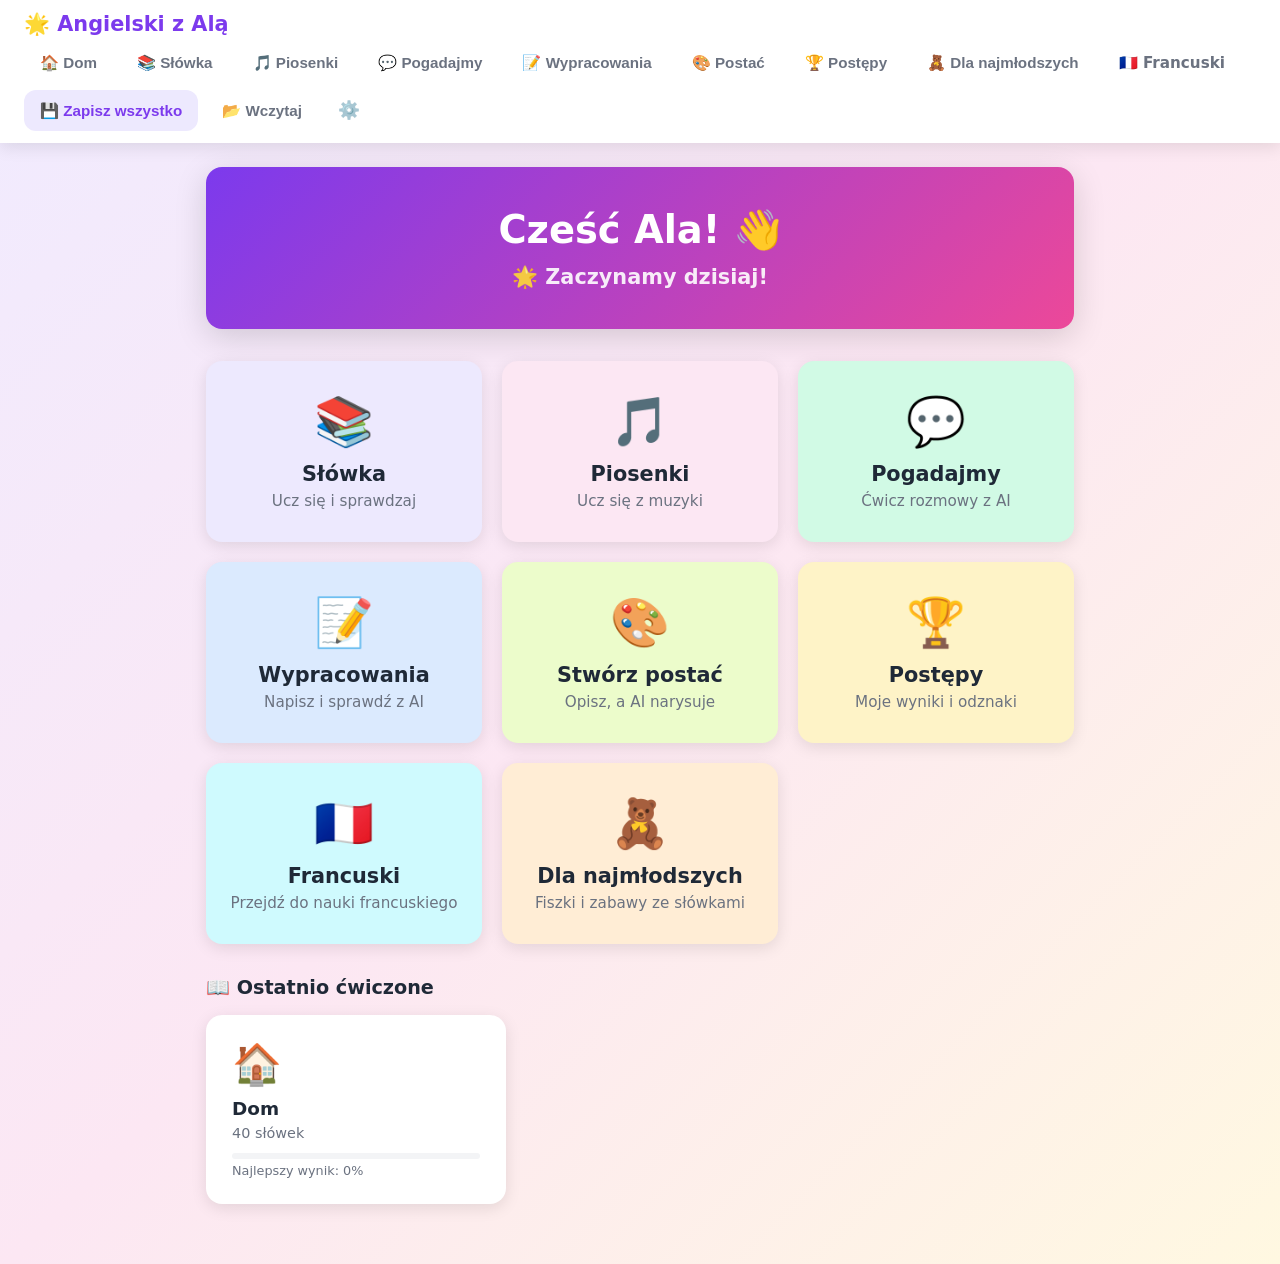
<file: index.html>
<!DOCTYPE html>
<html lang="pl">
<head>
  <meta charset="UTF-8" />
  <meta name="viewport" content="width=device-width, initial-scale=1.0" />
  <title>Angielski z Alą 🌟</title>
  <link rel="manifest" href="./manifest.json" />
  <meta name="theme-color" content="#7c3aed" />
  <meta name="mobile-web-app-capable" content="yes" />
  <meta name="apple-mobile-web-app-capable" content="yes" />
  <meta name="apple-mobile-web-app-status-bar-style" content="default" />
  <meta name="apple-mobile-web-app-title" content="Angielski Ala" />
  <link rel="apple-touch-icon" href="./icons/icon.svg" />
  <link rel="stylesheet" href="style.css" />
</head>
<body>

<!-- ========== NAWIGACJA ========== -->
<nav id="navbar">
  <div class="nav-brand" onclick="showView('home')">🌟 Angielski z Alą</div>
  <div class="nav-links">
    <button onclick="showView('home')" class="nav-btn">🏠 Dom</button>
    <button onclick="showView('sets-list')" class="nav-btn">📚 Słówka</button>
    <button onclick="showView('songs-list')" class="nav-btn">🎵 Piosenki</button>
    <button onclick="showView('chat-setup')" class="nav-btn">💬 Pogadajmy</button>
    <button onclick="showView('essay-setup')" class="nav-btn">📝 Wypracowania</button>
    <button onclick="showView('character')" class="nav-btn">🎨 Postać</button>
    <button onclick="showView('progress')" class="nav-btn">🏆 Postępy</button>
    <button onclick="showView('kids-home')" class="nav-btn">🧸 Dla najmłodszych</button>
    <a href="french/" class="nav-btn" style="text-decoration:none">🇫🇷 Francuski</a>
    <button onclick="saveAll()" class="nav-btn nav-btn-save">💾 Zapisz wszystko</button>
    <button onclick="loadAll()" class="nav-btn">📂 Wczytaj</button>
    <button onclick="openApiSettings()" class="nav-btn nav-btn-settings" title="Ustawienia API">⚙️</button>
  </div>
</nav>
<input type="file" id="load-all-file" accept=".json" style="display:none" onchange="handleLoadAll(event)" />

<!-- ========== WIDOK: STRONA GŁÓWNA ========== -->
<div id="view-home" class="view">
  <div class="home-hero">
    <div class="hero-greeting" id="hero-greeting">Cześć Ala! 👋</div>
    <div class="hero-streak" id="hero-streak"></div>
  </div>
  <div class="home-tiles">
    <div class="tile tile-purple" onclick="showView('sets-list')">
      <div class="tile-icon">📚</div>
      <div class="tile-title">Słówka</div>
      <div class="tile-desc">Ucz się i sprawdzaj</div>
    </div>
    <div class="tile tile-pink" onclick="showView('songs-list')">
      <div class="tile-icon">🎵</div>
      <div class="tile-title">Piosenki</div>
      <div class="tile-desc">Ucz się z muzyki</div>
    </div>
    <div class="tile tile-green" onclick="showView('chat-setup')">
      <div class="tile-icon">💬</div>
      <div class="tile-title">Pogadajmy</div>
      <div class="tile-desc">Ćwicz rozmowy z AI</div>
    </div>
    <div class="tile tile-blue" onclick="showView('essay-setup')">
      <div class="tile-icon">📝</div>
      <div class="tile-title">Wypracowania</div>
      <div class="tile-desc">Napisz i sprawdź z AI</div>
    </div>
    <div class="tile tile-lime" onclick="showView('character')">
      <div class="tile-icon">🎨</div>
      <div class="tile-title">Stwórz postać</div>
      <div class="tile-desc">Opisz, a AI narysuje</div>
    </div>
    <div class="tile tile-yellow" onclick="showView('progress')">
      <div class="tile-icon">🏆</div>
      <div class="tile-title">Postępy</div>
      <div class="tile-desc">Moje wyniki i odznaki</div>
    </div>
    <div class="tile tile-cyan" onclick="window.location.href='french/'">
      <div class="tile-icon">🇫🇷</div>
      <div class="tile-title">Francuski</div>
      <div class="tile-desc">Przejdź do nauki francuskiego</div>
    </div>
    <div class="tile tile-orange" onclick="showView('kids-home')">
      <div class="tile-icon">🧸</div>
      <div class="tile-title">Dla najmłodszych</div>
      <div class="tile-desc">Fiszki i zabawy ze słówkami</div>
    </div>
  </div>
  <div class="home-recent" id="home-recent"></div>
</div>

<!-- ========== WIDOK: LISTA ZESTAWÓW ========== -->
<div id="view-sets-list" class="view" style="display:none">
  <div class="view-header">
    <h1>📚 Moje zestawy słówek</h1>
    <div class="header-actions">
      <button class="btn btn-primary" onclick="showView('set-edit', {id:null})">➕ Nowy zestaw</button>
      <button class="btn btn-secondary" onclick="importSet()">📥 Import</button>
    </div>
  </div>
  <div id="sets-grid" class="sets-grid"></div>
  <input type="file" id="import-file" accept=".json" style="display:none" onchange="handleImport(event)" />
</div>

<!-- ========== WIDOK: EDYTOR ZESTAWU ========== -->
<div id="view-set-edit" class="view" style="display:none">
  <div class="view-header">
    <button class="btn btn-ghost" onclick="showView('sets-list')">← Wróć</button>
    <h1 id="set-edit-title">Nowy zestaw</h1>
  </div>
  <div class="edit-form">
    <div class="form-row">
      <label>Nazwa zestawu</label>
      <input type="text" id="set-name-input" placeholder="np. Kolory, Zwierzęta..." class="big-input" />
    </div>
    <div class="form-row">
      <label>Emoji zestawu</label>
      <div class="emoji-picker" id="emoji-picker"></div>
    </div>
    <div class="words-table-header">
      <span>Angielski</span>
      <span>Polski</span>
      <span></span>
    </div>
    <div id="words-table"></div>
    <button class="btn btn-ghost add-word-btn" onclick="addWordRow()">➕ Dodaj słówko</button>
    <div class="bulk-area">
      <details>
        <summary>📋 Wklej wiele słówek naraz</summary>
        <p class="hint">Wpisz każde słówko w osobnej linii w formacie: <code>angielski = polski</code></p>
        <textarea id="bulk-input" rows="8" placeholder="red = czerwony&#10;blue = niebieski&#10;green = zielony"></textarea>
        <button class="btn btn-secondary" onclick="parseBulk()">Dodaj wszystkie</button>
      </details>
    </div>
    <div class="edit-actions">
      <button class="btn btn-primary" onclick="saveSet()">💾 Zapisz zestaw</button>
      <button class="btn btn-secondary" onclick="exportSet()">📤 Eksportuj JSON</button>
      <button class="btn btn-danger" id="delete-set-btn" onclick="deleteSet()" style="display:none">🗑️ Usuń zestaw</button>
    </div>
  </div>
</div>

<!-- ========== WIDOK: SZCZEGÓŁY ZESTAWU ========== -->
<div id="view-set-detail" class="view" style="display:none">
  <div class="view-header">
    <button class="btn btn-ghost" onclick="showView('sets-list')">← Wróć</button>
    <h1 id="set-detail-title"></h1>
    <div style="display:flex;gap:6px">
      <button class="btn btn-ghost" onclick="editCurrentSet()">✏️ Edytuj</button>
      <button class="btn btn-danger" onclick="deleteCurrentSet()">🗑️ Usuń</button>
    </div>
  </div>
  <div class="set-stats" id="set-detail-stats"></div>
  <div class="wordcount-picker">
    <span class="wordcount-label">Ile słówek losować do Nauki/Testu:</span>
    <div class="wordcount-row" id="wordcount-row"></div>
  </div>
  <div class="set-actions">
    <button class="btn btn-large btn-purple" onclick="startLearn()">📖 Nauka</button>
    <button class="btn btn-large btn-green" onclick="startTest()">✏️ Test</button>
    <button class="btn btn-large btn-yellow" onclick="startHangman()">🪢 Wisielec</button>
    <button class="btn btn-large btn-pink" onclick="startMatch()">🃏 Dopasuj pary</button>
  </div>
  <div class="words-preview" id="set-words-preview"></div>
</div>

<!-- ========== WIDOK: NAUKA ========== -->
<div id="view-learn" class="view" style="display:none">
  <div class="view-header">
    <button class="btn btn-ghost" onclick="exitLearn()">← Wróć</button>
    <h1 id="learn-title">Nauka</h1>
    <button class="btn btn-secondary" id="learn-swap-btn" onclick="toggleLearnSwap()">🔄 Zamień kierunek</button>
  </div>
  <div class="learn-direction-badge" id="learn-direction-badge"></div>
  <div class="learn-progress-bar">
    <div class="learn-progress-fill" id="learn-progress-fill"></div>
  </div>
  <div class="learn-counter" id="learn-counter"></div>
  <div class="learn-card" id="learn-card">
    <div class="learn-word" id="learn-word"></div>
    <button type="button" class="speak-btn" id="learn-speak-btn" onclick="speakLearnWord()" title="Odsłuchaj wymowę" aria-label="Odsłuchaj wymowę">🔊</button>
    <div class="learn-hint" id="learn-hint"></div>
    <input type="text" id="learn-input" class="learn-answer-input" placeholder="Wpisz odpowiedź..." autocomplete="off" autocorrect="off" autocapitalize="off" spellcheck="false"
      />
    <button class="btn btn-primary btn-large" id="learn-check-btn" onclick="checkLearnAnswer()">Sprawdź ✓</button>
    <div class="learn-feedback" id="learn-feedback" style="display:none">
      <div class="feedback-icon" id="feedback-icon"></div>
      <div class="feedback-text" id="feedback-text"></div>
      <button class="btn btn-primary" tabindex="-1" onclick="nextLearnWord()">Dalej →</button>
    </div>
  </div>
</div>

<!-- ========== WIDOK: TEST ========== -->
<div id="view-test" class="view" style="display:none">
  <div class="view-header">
    <button class="btn btn-ghost" onclick="exitTest()">← Wróć</button>
    <h1 id="test-title">Test</h1>
    <button class="btn btn-secondary" id="test-swap-btn" onclick="toggleTestSwap()">🔄 Zamień kierunek</button>
  </div>
  <div class="learn-direction-badge" id="test-direction-badge"></div>
  <div class="learn-progress-bar">
    <div class="learn-progress-fill" id="test-progress-fill"></div>
  </div>
  <div class="learn-counter" id="test-counter"></div>
  <div class="learn-card" id="test-card">
    <div class="learn-word" id="test-word"></div>
    <button type="button" class="speak-btn" id="test-speak-btn" onclick="speakTestWord()" title="Odsłuchaj wymowę" aria-label="Odsłuchaj wymowę">🔊</button>
    <input type="text" id="test-input" class="learn-answer-input" placeholder="Wpisz odpowiedź..." autocomplete="off" autocorrect="off" autocapitalize="off" spellcheck="false"
      />
    <button class="btn btn-primary btn-large" id="test-check-btn" onclick="checkTestAnswer()">Sprawdź ✓</button>
    <div class="learn-feedback" id="test-feedback" style="display:none">
      <div class="feedback-icon" id="test-feedback-icon"></div>
      <div class="feedback-text" id="test-feedback-text"></div>
      <button class="btn btn-primary" tabindex="-1" onclick="nextTestWord()">Dalej →</button>
    </div>
  </div>
</div>

<!-- ========== WIDOK: WISIELEC ========== -->
<div id="view-hangman" class="view" style="display:none">
  <div class="view-header">
    <button class="btn btn-ghost" onclick="exitHangman()">← Wróć</button>
    <h1 id="hangman-title">🪢 Wisielec</h1>
    <span id="hangman-score-badge" class="score-badge"></span>
  </div>
  <div class="hangman-layout">
    <div class="hangman-figure-wrap">
      <svg id="hangman-svg" viewBox="0 0 120 160" width="120" height="160">
        <!-- gallows -->
        <line x1="10" y1="155" x2="110" y2="155" stroke="#7c3aed" stroke-width="4" stroke-linecap="round"/>
        <line x1="30"  y1="155" x2="30"  y2="10"  stroke="#7c3aed" stroke-width="4" stroke-linecap="round"/>
        <line x1="30"  y1="10"  x2="80"  y2="10"  stroke="#7c3aed" stroke-width="4" stroke-linecap="round"/>
        <line x1="80"  y1="10"  x2="80"  y2="30"  stroke="#7c3aed" stroke-width="4" stroke-linecap="round"/>
        <!-- parts (hidden by default) -->
        <circle id="h-head" cx="80" cy="42" r="12" stroke="#ec4899" stroke-width="3" fill="none" style="display:none"/>
        <line id="h-body" x1="80" y1="54" x2="80" y2="100" stroke="#ec4899" stroke-width="3" stroke-linecap="round" style="display:none"/>
        <line id="h-larm" x1="80" y1="65" x2="58" y2="85" stroke="#ec4899" stroke-width="3" stroke-linecap="round" style="display:none"/>
        <line id="h-rarm" x1="80" y1="65" x2="102" y2="85" stroke="#ec4899" stroke-width="3" stroke-linecap="round" style="display:none"/>
        <line id="h-lleg" x1="80" y1="100" x2="60" y2="128" stroke="#ec4899" stroke-width="3" stroke-linecap="round" style="display:none"/>
        <line id="h-rleg" x1="80" y1="100" x2="100" y2="128" stroke="#ec4899" stroke-width="3" stroke-linecap="round" style="display:none"/>
      </svg>
      <div class="hangman-wrong-count" id="hangman-wrong-count"></div>
    </div>
    <div class="hangman-right">
      <div class="hangman-clue" id="hangman-clue"></div>
      <div class="hangman-word" id="hangman-word"></div>
      <div class="hangman-wrong-letters" id="hangman-wrong-letters"></div>
      <div class="hangman-keyboard" id="hangman-keyboard"></div>
      <div class="hangman-result" id="hangman-result" style="display:none">
        <div class="hangman-result-icon" id="hangman-result-icon"></div>
        <div class="hangman-result-text" id="hangman-result-text"></div>
        <button class="btn btn-primary btn-large" onclick="nextHangmanWord()">Następne słówko →</button>
      </div>
    </div>
  </div>
</div>

<!-- ========== WIDOK: DOPASUJ PARY ========== -->
<div id="view-match" class="view" style="display:none">
  <div class="view-header">
    <button class="btn btn-ghost" onclick="exitMatch()">← Wróć</button>
    <h1 id="match-title">🃏 Dopasuj pary</h1>
    <span id="match-score-badge" class="score-badge"></span>
  </div>
  <div class="match-info-bar">
    <span id="match-pairs-left"></span>
    <span id="match-moves"></span>
  </div>
  <div id="match-grid" class="match-grid"></div>
  <div id="match-complete" style="display:none" class="match-complete">
    <div class="result-emoji" id="match-result-emoji"></div>
    <h2 id="match-result-title"></h2>
    <div id="match-result-stats" class="result-score"></div>
    <div class="result-actions">
      <button class="btn btn-primary btn-large" onclick="startMatch()">🔄 Zagraj jeszcze raz</button>
      <button class="btn btn-secondary" onclick="exitMatch()">← Wróć do zestawu</button>
    </div>
  </div>
</div>

<!-- ========== WIDOK: WYNIK TESTU ========== -->
<div id="view-test-result" class="view" style="display:none">
  <div class="result-container">
    <div class="result-emoji" id="result-emoji"></div>
    <h1 id="result-title"></h1>
    <div class="result-score" id="result-score"></div>
    <div class="result-stars" id="result-stars"></div>
    <div class="result-details" id="result-details"></div>
    <div class="result-actions">
      <button class="btn btn-primary btn-large" onclick="startTest()">🔄 Spróbuj ponownie</button>
      <button class="btn btn-secondary" onclick="showView('set-detail', {id: currentSetId})">📊 Wyniki zestawu</button>
    </div>
  </div>
</div>

<!-- ========== WIDOK: LISTA PIOSENEK ========== -->
<div id="view-songs-list" class="view" style="display:none">
  <div class="view-header">
    <h1>🎵 Moje piosenki</h1>
    <button class="btn btn-primary" onclick="showView('song-edit', {id:null})">➕ Dodaj piosenkę</button>
  </div>
  <div id="songs-grid" class="sets-grid"></div>
</div>

<!-- ========== WIDOK: EDYTOR PIOSENKI ========== -->
<div id="view-song-edit" class="view" style="display:none">
  <div class="view-header">
    <button class="btn btn-ghost" onclick="showView('songs-list')">← Wróć</button>
    <h1 id="song-edit-title">Nowa piosenka</h1>
  </div>
  <div class="edit-form">
    <div class="form-row">
      <label>Tytuł piosenki</label>
      <input type="text" id="song-title-input" placeholder="np. Let It Go" class="big-input" />
    </div>
    <div class="form-row">
      <label>Wykonawca</label>
      <input type="text" id="song-artist-input" placeholder="np. Idina Menzel" class="big-input" />
    </div>
    <div class="form-row">
      <label>Link YouTube (opcjonalnie)</label>
      <input type="text" id="song-yt-input" placeholder="Wklej link YouTube lub cały kod &lt;iframe&gt; z opcji Udostępnij" class="big-input" />
    </div>
    <div class="form-row">
      <label>Tekst piosenki — po angielsku (każda zwrotka w osobnym bloku, oddzielone pustą linią)</label>
      <textarea id="song-en-input" rows="12" placeholder="The snow glows white on the mountain tonight&#10;Not a footprint to be seen&#10;&#10;A kingdom of isolation&#10;And it looks like I'm the queen"></textarea>
    </div>
    <div class="form-row">
      <label>Tłumaczenie — po polsku (te same zwrotki w tej samej kolejności)</label>
      <textarea id="song-pl-input" rows="12" placeholder="Śnieg świeci biało na górze tej nocy&#10;Nie ma śladu do widzenia&#10;&#10;Królestwo izolacji&#10;I wygląda na to, że jestem królową"></textarea>
    </div>
    <div class="edit-actions">
      <button class="btn btn-primary" onclick="saveSong()">💾 Zapisz piosenkę</button>
      <button class="btn btn-danger" id="delete-song-btn" onclick="deleteSong()" style="display:none">🗑️ Usuń</button>
    </div>
  </div>
</div>

<!-- ========== WIDOK: PIOSENKA ========== -->
<div id="view-song-detail" class="view" style="display:none">
  <div class="view-header">
    <button class="btn btn-ghost" onclick="showView('songs-list')">← Wróć</button>
    <h1 id="song-detail-title"></h1>
    <div style="display:flex;gap:6px">
      <button class="btn btn-ghost" onclick="editCurrentSong()">✏️ Edytuj</button>
      <button class="btn btn-danger" onclick="deleteCurrentSong()">🗑️ Usuń</button>
    </div>
  </div>
  <div id="song-yt-player" class="yt-player"></div>
  <div class="song-controls">
    <button class="btn btn-pink" onclick="showView('song-translate', {id: currentSongId})">✍️ Tłumacz</button>
    <button class="btn btn-secondary" id="reveal-all-btn" onclick="revealAll()">👁️ Pokaż tłumaczenia</button>
    <button class="btn btn-secondary" onclick="hideAll()">🙈 Ukryj tłumaczenia</button>
    <button class="btn btn-purple" onclick="extractWordsFromSong()">📚 Słówka do nauki</button>
  </div>
  <div id="song-verses" class="song-verses"></div>
</div>

<!-- ========== WIDOK: TŁUMACZENIE PIOSENKI ========== -->
<div id="view-song-translate" class="view" style="display:none">
  <div class="view-header">
    <button class="btn btn-ghost" onclick="showView('song-detail', {id: currentSongId})">← Wróć</button>
    <h1 id="translate-title">✍️ Tłumacz</h1>
  </div>
  <p class="hint" style="margin-bottom:20px">Przeczytaj każdą zwrotkę po angielsku i wpisz swoje tłumaczenie. Na końcu możesz je zapisać!</p>
  <div id="translate-yt-player" class="yt-player"></div>
  <div id="translate-verses" class="song-verses"></div>
  <div class="edit-actions" style="margin-top:24px">
    <button class="btn btn-primary btn-large" onclick="saveTranslation()">💾 Zapisz tłumaczenie</button>
  </div>
</div>

<!-- ========== WIDOK: WYCIĄGANIE SŁÓWEK Z PIOSENKI ========== -->
<div id="view-song-extract" class="view" style="display:none">
  <div class="view-header">
    <button class="btn btn-ghost" id="extract-back-btn" onclick="showView('song-detail', {id: currentSongId})">← Wróć</button>
    <h1>📚 Wyciągnij słówka</h1>
  </div>
  <p class="hint">Kliknij na słowa angielskie, które chcesz dodać do zestawu słówek:</p>
  <div id="extract-text" class="extract-text"></div>
  <div id="extract-selected" class="extract-selected">
    <h3>Wybrane słówka:</h3>
    <div id="selected-words-list"></div>
  </div>
  <div class="edit-actions">
    <div class="form-row">
      <label>Nazwa nowego zestawu</label>
      <input type="text" id="extract-set-name" class="big-input" placeholder="np. Słówka z Let It Go" />
    </div>
    <button class="btn btn-primary" onclick="saveExtractedWords()">💾 Zapisz jako zestaw</button>
  </div>
</div>

<!-- ========== WIDOK: POGADAJMY — SETUP ========== -->
<div id="view-chat-setup" class="view" style="display:none">
  <div class="view-header">
    <button class="btn btn-ghost" onclick="showView('home')">← Wróć</button>
    <h1>💬 Pogadajmy</h1>
  </div>
  <div id="chat-setup-body"></div>
</div>

<!-- ========== WIDOK: POGADAJMY — CZAT ========== -->
<div id="view-chat" class="view" style="display:none">
  <div class="view-header">
    <button class="btn btn-ghost" onclick="exitChat()">← Wróć</button>
    <h1 id="chat-title">💬 Rozmowa</h1>
    <button class="btn btn-danger" onclick="finishChat()">Zakończ rozmowę</button>
  </div>
  <div class="chat-info-bar" id="chat-info-bar"></div>
  <div class="chat-window" id="chat-window"></div>
  <div id="chat-error" class="chat-error" style="display:none"></div>
  <div id="chat-hint" class="chat-hint" style="display:none"></div>
  <div class="chat-hint-row">
    <button class="btn btn-secondary" id="chat-hint-btn" onclick="requestChatHint()">💡 Pomóż mi</button>
  </div>
  <div class="chat-input-row">
    <input type="text" id="chat-input" class="big-input" placeholder="Napisz po angielsku..."
      autocomplete="off" autocorrect="off" spellcheck="false" />
    <button class="btn btn-primary" id="chat-send-btn" onclick="sendChatMessage()">Wyślij</button>
  </div>
</div>

<!-- ========== WIDOK: POGADAJMY — PODSUMOWANIE ========== -->
<div id="view-chat-summary" class="view" style="display:none">
  <div class="view-header">
    <h1>📋 Podsumowanie rozmowy</h1>
  </div>
  <div class="chat-summary-box" id="chat-summary-text"></div>
  <div class="edit-actions" style="margin-bottom:18px">
    <button class="btn btn-secondary" id="toggle-transcript-btn" onclick="toggleChatTranscript()">Pokaż całą rozmowę</button>
    <button class="btn btn-purple" id="analyze-chat-btn" onclick="analyzeChatMistakes()">🔍 Popraw razem</button>
  </div>
  <div id="chat-summary-transcript" class="chat-window" style="display:none"></div>
  <div id="chat-analysis" class="chat-analysis" style="display:none"></div>
  <div class="extract-selected">
    <h3>Nowe słówka z rozmowy:</h3>
    <div id="chat-summary-words-list"></div>
  </div>
  <div class="edit-actions">
    <div class="form-row" style="flex-basis:100%">
      <label>Nazwa nowego zestawu</label>
      <input type="text" id="chat-summary-set-name" class="big-input" placeholder="np. Pogadajmy: In a restaurant" />
    </div>
    <button class="btn btn-primary" onclick="saveChatSummaryWords()">💾 Zapisz jako zestaw</button>
    <button class="btn btn-secondary" onclick="showView('chat-setup')">Nowa rozmowa</button>
  </div>
</div>

<!-- ========== WIDOK: WYPRACOWANIA — SETUP ========== -->
<div id="view-essay-setup" class="view" style="display:none">
  <div class="view-header">
    <button class="btn btn-ghost" onclick="showView('home')">← Wróć</button>
    <h1>📝 Wypracowania</h1>
  </div>
  <div id="essay-setup-body"></div>
</div>

<!-- ========== WIDOK: WYPRACOWANIA — PISANIE ========== -->
<div id="view-essay-write" class="view" style="display:none">
  <div class="view-header">
    <button class="btn btn-ghost" onclick="exitEssayWrite()">← Wróć</button>
    <h1 id="essay-write-title">📝 Wypracowanie</h1>
  </div>
  <div class="essay-topic-box">
    <div class="chat-info-bar" id="essay-info-bar"></div>
    <ul id="essay-requirements" class="essay-requirements"></ul>
  </div>
  <textarea id="essay-textarea" class="essay-textarea" placeholder="Napisz tutaj swoje wypracowanie po angielsku..."
    oninput="updateEssayWordCount()"></textarea>
  <div class="word-counter" id="essay-word-counter"></div>
  <div id="essay-error" class="chat-error" style="display:none"></div>
  <div class="edit-actions">
    <button class="btn btn-primary btn-large" id="essay-check-btn" onclick="submitEssayForCheck()">Sprawdź ✓</button>
  </div>
</div>

<!-- ========== WIDOK: WYPRACOWANIA — WYNIK ========== -->
<div id="view-essay-result" class="view" style="display:none">
  <div class="view-header">
    <h1>📋 Sprawdzone wypracowanie</h1>
  </div>
  <div class="chat-summary-box" id="essay-overall-text"></div>
  <div id="essay-mistakes" class="chat-analysis" style="display:block"></div>
  <div class="extract-selected">
    <h3>Słówka do nauki z tego tematu:</h3>
    <div id="essay-words-list"></div>
  </div>
  <div class="edit-actions">
    <div class="form-row" style="flex-basis:100%">
      <label>Nazwa nowego zestawu</label>
      <input type="text" id="essay-set-name" class="big-input" placeholder="np. Wypracowanie: My family" />
    </div>
    <button class="btn btn-primary" onclick="saveEssayWords()">💾 Zapisz jako zestaw</button>
    <button class="btn btn-secondary" onclick="showView('essay-setup')">Napisz kolejne wypracowanie</button>
  </div>
</div>

<!-- ========== WIDOK: DLA NAJMŁODSZYCH — HOME ========== -->
<div id="view-kids-home" class="view" style="display:none">
  <div class="view-header">
    <button class="btn btn-ghost" onclick="showView('home')">← Wróć</button>
    <h1>🧸 Dla najmłodszych</h1>
    <span class="kids-stars-badge">⭐ <span class="kids-stars-value">0</span></span>
  </div>
  <p class="hint" style="text-align:center;font-size:1.1rem">Wybierz, czego chcesz się dziś nauczyć! 🌈</p>
  <div class="kids-category-grid" id="kids-category-grid"></div>
  <p class="hint" style="text-align:center;font-size:1.1rem;margin-top:32px">Zabawy językowe 🎉</p>
  <div class="kids-mode-grid">
    <div class="kids-mode-card" onclick="showView('kids-sentence-categories')">
      <div class="kids-mode-icon">💬</div>
      <div class="kids-mode-title">Proste zdania</div>
    </div>
    <div class="kids-mode-card" onclick="startKidsDressBear()">
      <div class="kids-mode-icon">🐻</div>
      <div class="kids-mode-title">Ubierz misia</div>
    </div>
    <div class="kids-mode-card" onclick="showView('kids-coloring-pick')">
      <div class="kids-mode-icon">🖍️</div>
      <div class="kids-mode-title">Kolorowanka</div>
    </div>
  </div>
</div>

<!-- ========== WIDOK: DLA NAJMŁODSZYCH — KATEGORIE ZDAŃ ========== -->
<div id="view-kids-sentence-categories" class="view" style="display:none">
  <div class="view-header">
    <button class="btn btn-ghost" onclick="showView('kids-home')">← Wróć</button>
    <h1>💬 Proste zdania</h1>
  </div>
  <p class="hint" style="text-align:center;font-size:1.1rem">Wybierz temat:</p>
  <div class="kids-category-grid" id="kids-sentence-category-grid"></div>
</div>

<!-- ========== WIDOK: DLA NAJMŁODSZYCH — TRYB ZDAŃ ========== -->
<div id="view-kids-sentence-mode" class="view" style="display:none">
  <div class="view-header">
    <button class="btn btn-ghost" onclick="showView('kids-sentence-categories')">← Wróć</button>
    <h1 id="kids-sentence-mode-title">💬</h1>
  </div>
  <div class="kids-mode-grid">
    <div class="kids-mode-card" onclick="startKidsSentences()">
      <div class="kids-mode-icon">🗣️</div>
      <div class="kids-mode-title">Powtarzaj</div>
    </div>
    <div class="kids-mode-card" onclick="startKidsSentenceQuiz()">
      <div class="kids-mode-icon">🎯</div>
      <div class="kids-mode-title">Zrozum</div>
    </div>
  </div>
</div>

<!-- ========== WIDOK: DLA NAJMŁODSZYCH — KATEGORIA ========== -->
<div id="view-kids-category" class="view" style="display:none">
  <div class="view-header">
    <button class="btn btn-ghost" onclick="showView('kids-home')">← Wróć</button>
    <h1 id="kids-category-title">🧸</h1>
  </div>
  <div class="kids-mode-grid">
    <div class="kids-mode-card" onclick="startKidsFlashcards()">
      <div class="kids-mode-icon">🃏</div>
      <div class="kids-mode-title">Fiszki</div>
    </div>
    <div class="kids-mode-card" onclick="startKidsQuiz()">
      <div class="kids-mode-icon">🎯</div>
      <div class="kids-mode-title">Zgadnij</div>
    </div>
    <div class="kids-mode-card" onclick="startKidsTrueFalse()">
      <div class="kids-mode-icon">✅❌</div>
      <div class="kids-mode-title">Prawda czy fałsz</div>
    </div>
    <div class="kids-mode-card" onclick="startKidsMemory()">
      <div class="kids-mode-icon">🧩</div>
      <div class="kids-mode-title">Znajdź parę</div>
    </div>
  </div>
</div>

<!-- ========== WIDOK: DLA NAJMŁODSZYCH — FISZKI ========== -->
<div id="view-kids-flashcards" class="view" style="display:none">
  <div class="view-header">
    <button class="btn btn-ghost" onclick="exitKids('kids-category')">← Wróć</button>
    <h1>🃏 Fiszki</h1>
    <span class="kids-counter" id="kids-flash-counter"></span>
  </div>
  <div class="kids-flashcard">
    <div class="kids-flash-emoji" id="kids-flash-emoji" onclick="replayKidsFlashAudio()">🎈</div>
    <div class="kids-flash-word" id="kids-flash-word"></div>
    <div class="kids-flash-pl" id="kids-flash-pl" style="display:none"></div>
    <div class="kids-flash-actions">
      <button class="kids-big-btn" onclick="replayKidsFlashAudio()" title="Posłuchaj">🔊</button>
      <button class="kids-big-btn" onclick="revealKidsTranslation()" title="Po polsku">🇵🇱</button>
    </div>
  </div>
  <div class="kids-nav-actions">
    <button class="kids-nav-btn" onclick="prevKidsFlashcard()">⬅️</button>
    <button class="kids-nav-btn" onclick="nextKidsFlashcard()">➡️</button>
  </div>
</div>

<!-- ========== WIDOK: DLA NAJMŁODSZYCH — ZGADNIJ ========== -->
<div id="view-kids-quiz" class="view" style="display:none">
  <div class="view-header">
    <button class="btn btn-ghost" onclick="exitKids('kids-category')">← Wróć</button>
    <h1>🎯 Zgadnij</h1>
    <span class="kids-stars-badge">⭐ <span class="kids-stars-value">0</span></span>
  </div>
  <p class="hint" style="text-align:center;font-size:1.1rem">Posłuchaj i kliknij właściwy obrazek! 👇</p>
  <div style="text-align:center;margin-bottom:24px">
    <button class="kids-big-btn kids-replay-btn" onclick="replayKidsQuizAudio()">🔊</button>
  </div>
  <div class="kids-quiz-options" id="kids-quiz-options"></div>
  <div class="kids-quiz-feedback" id="kids-quiz-feedback" style="display:none"></div>
</div>

<!-- ========== WIDOK: DLA NAJMŁODSZYCH — PRAWDA CZY FAŁSZ ========== -->
<div id="view-kids-truefalse" class="view" style="display:none">
  <div class="view-header">
    <button class="btn btn-ghost" onclick="exitKids('kids-category')">← Wróć</button>
    <h1>✅❌ Prawda czy fałsz</h1>
    <span class="kids-stars-badge">⭐ <span class="kids-stars-value">0</span></span>
  </div>
  <p class="hint" style="text-align:center;font-size:1.1rem">Czy to słowo pasuje do obrazka?</p>
  <div class="kids-flashcard">
    <div class="kids-flash-emoji" id="kids-tf-emoji" onclick="replayKidsTrueFalseAudio()">🎈</div>
    <div class="kids-flash-word" id="kids-tf-word"></div>
    <div class="kids-flash-actions">
      <button class="kids-big-btn" onclick="replayKidsTrueFalseAudio()" title="Posłuchaj">🔊</button>
    </div>
  </div>
  <div class="kids-tf-actions">
    <button class="kids-tf-btn kids-tf-true" onclick="answerKidsTrueFalse(true)">✅</button>
    <button class="kids-tf-btn kids-tf-false" onclick="answerKidsTrueFalse(false)">❌</button>
  </div>
  <div class="kids-quiz-feedback" id="kids-tf-feedback" style="display:none"></div>
</div>

<!-- ========== WIDOK: DLA NAJMŁODSZYCH — ZNAJDŹ PARĘ ========== -->
<div id="view-kids-memory" class="view" style="display:none">
  <div class="view-header">
    <button class="btn btn-ghost" onclick="exitKids('kids-category')">← Wróć</button>
    <h1>🧩 Znajdź parę</h1>
    <span class="kids-stars-badge">⭐ <span class="kids-stars-value">0</span></span>
  </div>
  <p class="kids-memory-progress" id="kids-memory-progress"></p>
  <div class="kids-memory-grid" id="kids-memory-grid"></div>
  <div class="kids-coloring-complete" id="kids-memory-complete" style="display:none">🎉 Wszystkie pary znalezione!</div>
</div>

<!-- ========== WIDOK: DLA NAJMŁODSZYCH — UBIERZ MISIA ========== -->
<div id="view-kids-dressbear" class="view" style="display:none">
  <div class="view-header">
    <button class="btn btn-ghost" onclick="exitKidsBear()">← Wróć</button>
    <h1>🐻 Ubierz misia</h1>
    <span class="kids-stars-badge">⭐ <span class="kids-stars-value">0</span></span>
  </div>

  <div class="kids-bear-mode-toggle">
    <button class="kids-bear-mode-btn active" id="kids-bear-mode-free" onclick="setKidsBearMode('free')">🎨 Swobodnie</button>
    <button class="kids-bear-mode-btn" id="kids-bear-mode-challenge" onclick="setKidsBearMode('challenge')">🌦️ Wyzwanie pogodowe</button>
  </div>

  <div class="kids-weather-banner" id="kids-weather-banner" style="display:none">
    <div class="kids-weather-icon" id="kids-weather-icon">☀️</div>
    <div class="kids-weather-text">
      <div class="kids-weather-label" id="kids-weather-label"></div>
      <div class="kids-weather-prompt" id="kids-weather-prompt-pl"></div>
    </div>
    <button class="kids-big-btn" onclick="replayKidsWeatherPrompt()">🔊</button>
  </div>

  <p class="hint" style="text-align:center;font-size:1.05rem">Przeciągnij (albo kliknij) ubranko na misia! 👇</p>

  <div class="kids-bear-stage" id="kids-bear-stage">
    <div class="kids-bear-emoji">🐻</div>
    <div class="kids-bear-word-overlay" id="kids-bear-word-overlay"></div>
    <div class="kids-bear-outfit">
      <div class="kids-bear-slot" id="kids-bear-slot-top" title="Góra">➕</div>
      <div class="kids-bear-slot" id="kids-bear-slot-bottom" title="Dół">➕</div>
      <div class="kids-bear-slot" id="kids-bear-slot-feet" title="Buty">➕</div>
      <div class="kids-bear-slot" id="kids-bear-slot-accessory" title="Dodatki">➕</div>
      <div class="kids-bear-slot" id="kids-bear-slot-weather" title="Na pogodę">➕</div>
    </div>
  </div>

  <div class="kids-quiz-feedback" id="kids-challenge-feedback" style="display:none"></div>

  <div class="kids-bear-wardrobe" id="kids-bear-wardrobe"></div>

  <div style="text-align:center;margin-top:20px">
    <button class="btn btn-secondary" onclick="resetKidsDressBear()">🔄 Rozbierz misia</button>
  </div>

  <div class="kids-bear-celebration" id="kids-bear-celebration" style="display:none">
    <div class="kids-coloring-complete">🎉 Miś jest ubrany! Brawo!</div>
    <div class="kids-bear-celebration-actions">
      <button class="btn btn-primary" onclick="downloadKidsBearPhoto()">📸 Zrób zdjęcie</button>
      <button class="btn btn-secondary" onclick="resetKidsDressBear()">🔄 Ubierz jeszcze raz</button>
    </div>
  </div>
</div>

<!-- ========== WIDOK: DLA NAJMŁODSZYCH — KOLOROWANKA: WYBÓR ========== -->
<div id="view-kids-coloring-pick" class="view" style="display:none">
  <div class="view-header">
    <button class="btn btn-ghost" onclick="showView('kids-home')">← Wróć</button>
    <h1>🖍️ Kolorowanka</h1>
  </div>
  <p class="hint" style="text-align:center;font-size:1.1rem">Wybierz obrazek do pokolorowania:</p>
  <div class="kids-category-grid">
    <div class="kids-category-card" onclick="startKidsColoring('apple')">
      <div class="kids-category-icon">🍎</div>
      <div class="kids-category-title">Jabłko</div>
    </div>
    <div class="kids-category-card" onclick="startKidsColoring('house')">
      <div class="kids-category-icon">🏠</div>
      <div class="kids-category-title">Domek</div>
    </div>
    <div class="kids-category-card" onclick="startKidsColoring('sun')">
      <div class="kids-category-icon">☀️</div>
      <div class="kids-category-title">Słoneczko</div>
    </div>
    <div class="kids-category-card" onclick="startKidsColoring('flower')">
      <div class="kids-category-icon">🌼</div>
      <div class="kids-category-title">Kwiatek</div>
    </div>
  </div>
</div>

<!-- ========== WIDOK: DLA NAJMŁODSZYCH — KOLOROWANKA ========== -->
<div id="view-kids-coloring" class="view" style="display:none">
  <div class="view-header">
    <button class="btn btn-ghost" onclick="exitKids('kids-coloring-pick')">← Wróć</button>
    <h1 id="kids-coloring-title">🖍️ Kolorowanka</h1>
  </div>
  <div class="kids-coloring-stage">
    <svg id="kids-svg-apple" class="kids-coloring-svg" viewBox="0 0 200 200" style="display:none">
      <ellipse id="apple-body" onclick="colorKidsRegion('apple-body')" cx="100" cy="122" rx="60" ry="64" fill="#ffffff" stroke="#333" stroke-width="4"/>
      <rect id="apple-stem" onclick="colorKidsRegion('apple-stem')" x="93" y="38" width="14" height="30" rx="5" fill="#ffffff" stroke="#333" stroke-width="4"/>
      <path id="apple-leaf-right" onclick="colorKidsRegion('apple-leaf-right')" d="M107,52 Q142,28 148,60 Q118,70 107,52 Z" fill="#ffffff" stroke="#333" stroke-width="4"/>
      <path id="apple-leaf-left" onclick="colorKidsRegion('apple-leaf-left')" d="M93,52 Q58,28 52,60 Q82,70 93,52 Z" fill="#ffffff" stroke="#333" stroke-width="4"/>
      <ellipse cx="78" cy="98" rx="14" ry="20" fill="#ffffff" opacity="0.55" pointer-events="none"/>
    </svg>
    <svg id="kids-svg-house" class="kids-coloring-svg" viewBox="0 0 200 200" style="display:none">
      <polygon id="house-roof" onclick="colorKidsRegion('house-roof')" points="25,102 100,32 175,102" fill="#ffffff" stroke="#333" stroke-width="4"/>
      <rect id="house-walls" onclick="colorKidsRegion('house-walls')" x="42" y="102" width="116" height="82" fill="#ffffff" stroke="#333" stroke-width="4"/>
      <rect id="house-window-left" onclick="colorKidsRegion('house-window-left')" x="55" y="118" width="26" height="26" fill="#ffffff" stroke="#333" stroke-width="4"/>
      <rect id="house-window-right" onclick="colorKidsRegion('house-window-right')" x="119" y="118" width="26" height="26" fill="#ffffff" stroke="#333" stroke-width="4"/>
      <line x1="68" y1="118" x2="68" y2="144" stroke="#333" stroke-width="2" pointer-events="none"/>
      <line x1="55" y1="131" x2="81" y2="131" stroke="#333" stroke-width="2" pointer-events="none"/>
      <line x1="132" y1="118" x2="132" y2="144" stroke="#333" stroke-width="2" pointer-events="none"/>
      <line x1="119" y1="131" x2="145" y2="131" stroke="#333" stroke-width="2" pointer-events="none"/>
      <rect id="house-door" onclick="colorKidsRegion('house-door')" x="87" y="146" width="26" height="38" fill="#ffffff" stroke="#333" stroke-width="4"/>
      <circle cx="105" cy="166" r="2.5" fill="#333" pointer-events="none"/>
      <rect id="house-chimney" onclick="colorKidsRegion('house-chimney')" x="128" y="45" width="18" height="38" fill="#ffffff" stroke="#333" stroke-width="4"/>
    </svg>
    <svg id="kids-svg-sun" class="kids-coloring-svg" viewBox="0 0 200 200" style="display:none">
      <g id="sun-rays-a" onclick="colorKidsRegion('sun-rays-a')">
        <rect x="92" y="4" width="16" height="34" fill="#ffffff" stroke="#333" stroke-width="4"/>
        <rect x="92" y="4" width="16" height="34" transform="rotate(90 100 100)" fill="#ffffff" stroke="#333" stroke-width="4"/>
        <rect x="92" y="4" width="16" height="34" transform="rotate(180 100 100)" fill="#ffffff" stroke="#333" stroke-width="4"/>
        <rect x="92" y="4" width="16" height="34" transform="rotate(270 100 100)" fill="#ffffff" stroke="#333" stroke-width="4"/>
      </g>
      <g id="sun-rays-b" onclick="colorKidsRegion('sun-rays-b')">
        <rect x="94" y="12" width="12" height="28" transform="rotate(45 100 100)" fill="#ffffff" stroke="#333" stroke-width="4"/>
        <rect x="94" y="12" width="12" height="28" transform="rotate(135 100 100)" fill="#ffffff" stroke="#333" stroke-width="4"/>
        <rect x="94" y="12" width="12" height="28" transform="rotate(225 100 100)" fill="#ffffff" stroke="#333" stroke-width="4"/>
        <rect x="94" y="12" width="12" height="28" transform="rotate(315 100 100)" fill="#ffffff" stroke="#333" stroke-width="4"/>
      </g>
      <circle id="sun-face" onclick="colorKidsRegion('sun-face')" cx="100" cy="100" r="50" fill="#ffffff" stroke="#333" stroke-width="4"/>
      <circle cx="84" cy="94" r="5" fill="#333" pointer-events="none"/>
      <circle cx="116" cy="94" r="5" fill="#333" pointer-events="none"/>
      <path d="M78,114 Q100,134 122,114" stroke="#333" stroke-width="4" fill="none" stroke-linecap="round" pointer-events="none"/>
    </svg>
    <svg id="kids-svg-flower" class="kids-coloring-svg" viewBox="0 0 200 200" style="display:none">
      <rect id="flower-stem" onclick="colorKidsRegion('flower-stem')" x="94" y="118" width="12" height="66" fill="#ffffff" stroke="#333" stroke-width="4"/>
      <path id="flower-leaf-right" onclick="colorKidsRegion('flower-leaf-right')" d="M106,152 Q142,146 134,176 Q102,174 106,152 Z" fill="#ffffff" stroke="#333" stroke-width="4"/>
      <path id="flower-leaf-left" onclick="colorKidsRegion('flower-leaf-left')" d="M94,152 Q58,146 66,176 Q98,174 94,152 Z" fill="#ffffff" stroke="#333" stroke-width="4"/>
      <g id="flower-petals" onclick="colorKidsRegion('flower-petals')">
        <ellipse cx="100" cy="58" rx="20" ry="30" fill="#ffffff" stroke="#333" stroke-width="4"/>
        <ellipse cx="100" cy="58" rx="20" ry="30" transform="rotate(72 100 100)" fill="#ffffff" stroke="#333" stroke-width="4"/>
        <ellipse cx="100" cy="58" rx="20" ry="30" transform="rotate(144 100 100)" fill="#ffffff" stroke="#333" stroke-width="4"/>
        <ellipse cx="100" cy="58" rx="20" ry="30" transform="rotate(216 100 100)" fill="#ffffff" stroke="#333" stroke-width="4"/>
        <ellipse cx="100" cy="58" rx="20" ry="30" transform="rotate(288 100 100)" fill="#ffffff" stroke="#333" stroke-width="4"/>
      </g>
      <circle id="flower-center" onclick="colorKidsRegion('flower-center')" cx="100" cy="100" r="22" fill="#ffffff" stroke="#333" stroke-width="4"/>
      <circle cx="92" cy="96" r="2.5" fill="#333" pointer-events="none"/>
      <circle cx="108" cy="96" r="2.5" fill="#333" pointer-events="none"/>
      <path d="M90,106 Q100,113 110,106" stroke="#333" stroke-width="2.5" fill="none" stroke-linecap="round" pointer-events="none"/>
    </svg>
  </div>
  <div class="kids-coloring-complete" id="kids-coloring-complete" style="display:none">🎉 Piękna kolorowanka!</div>
  <div class="kids-palette" id="kids-palette"></div>
  <div style="text-align:center;margin-top:16px">
    <button class="btn btn-secondary" onclick="resetKidsColoring()">🔄 Wyczyść</button>
  </div>
</div>

<!-- ========== WIDOK: DLA NAJMŁODSZYCH — PROSTE ZDANIA ========== -->
<div id="view-kids-sentences" class="view" style="display:none">
  <div class="view-header">
    <button class="btn btn-ghost" onclick="exitKids('kids-sentence-mode')">← Wróć</button>
    <h1>🗣️ Powtarzaj</h1>
    <span class="kids-counter" id="kids-sentence-counter"></span>
  </div>
  <div class="kids-flashcard">
    <div class="kids-flash-emoji" id="kids-sentence-emoji" onclick="replayKidsSentenceAudio()">👋</div>
    <div class="kids-flash-word kids-sentence-text" id="kids-sentence-en"></div>
    <div class="kids-flash-pl" id="kids-sentence-pl" style="display:none"></div>
    <div class="kids-flash-actions">
      <button class="kids-big-btn" onclick="replayKidsSentenceAudio()" title="Posłuchaj">🔊</button>
      <button class="kids-big-btn" onclick="revealKidsSentenceTranslation()" title="Po polsku">🇵🇱</button>
    </div>
  </div>
  <div class="kids-nav-actions">
    <button class="kids-nav-btn" onclick="prevKidsSentence()">⬅️</button>
    <button class="kids-nav-btn" onclick="nextKidsSentence()">➡️</button>
  </div>
</div>

<!-- ========== WIDOK: DLA NAJMŁODSZYCH — ZROZUM ZDANIE ========== -->
<div id="view-kids-sentence-quiz" class="view" style="display:none">
  <div class="view-header">
    <button class="btn btn-ghost" onclick="exitKids('kids-sentence-mode')">← Wróć</button>
    <h1>🎯 Zrozum</h1>
    <span class="kids-stars-badge">⭐ <span class="kids-stars-value">0</span></span>
  </div>
  <p class="hint" style="text-align:center;font-size:1.1rem">Posłuchaj zdania i wybierz właściwy obrazek! 👇</p>
  <div style="text-align:center;margin-bottom:24px">
    <button class="kids-big-btn kids-replay-btn" onclick="replayKidsSentenceQuizAudio()">🔊</button>
  </div>
  <div class="kids-quiz-options" id="kids-sentence-quiz-options"></div>
  <div class="kids-quiz-feedback" id="kids-sentence-quiz-feedback" style="display:none"></div>
</div>

<!-- ========== WIDOK: STWÓRZ POSTAĆ ========== -->
<div id="view-character" class="view" style="display:none">
  <div class="view-header">
    <button class="btn btn-ghost" onclick="showView('home')">← Wróć</button>
    <h1>🎨 Stwórz postać</h1>
  </div>

  <div id="char-step-describe" class="char-card">
    <p class="char-intro">Opisz po angielsku, jak ma wyglądać Twoja postać. Kliknij podpowiedzi albo pisz sama!</p>
    <div class="char-chips" id="char-chips"></div>
    <textarea id="char-input" class="char-textarea" rows="4" maxlength="300"
      placeholder="It has got big eyes, it is very funny and it has got big teeth..."></textarea>
    <p class="char-hint">Nie wpisuj imion ani danych osobowych. 🙂</p>
    <button class="btn btn-primary btn-large" id="char-next-btn" onclick="startCharacterQuestions()">Dalej ➜</button>
  </div>

  <div id="char-step-questions" class="char-card" style="display:none">
    <div class="char-progress" id="char-q-progress"></div>
    <div class="char-question" id="char-q-text"></div>
    <div class="char-question-pl" id="char-q-pl"></div>
    <div class="char-options" id="char-q-options"></div>
    <button class="btn btn-ghost" onclick="showCharacterStep('describe')">← Zmień opis</button>
  </div>

  <div id="char-step-loading" class="char-card" style="display:none">
    <div class="char-loading-emoji">🖍️</div>
    <div id="char-loading-text" class="char-loading-text">Rysuję Twoją postać...</div>
  </div>

  <div id="char-step-result" class="char-card" style="display:none">
    <div class="char-name-row">
      <label for="char-name-input" class="char-name-label">Jak ma na imię Twoja postać?</label>
      <input type="text" id="char-name-input" class="big-input" maxlength="30" autocomplete="off"
        placeholder="np. Fluffy" oninput="setCharacterName(this.value)" />
    </div>
    <div class="char-images">
      <figure class="char-figure">
        <img id="char-color-img" alt="Kolorowa postać" />
        <figcaption>Kolorowa wersja</figcaption>
      </figure>
      <figure class="char-figure" id="char-coloring-figure" style="display:none">
        <img id="char-coloring-img" alt="Kolorowanka do druku" />
        <figcaption>Kolorowanka</figcaption>
      </figure>
    </div>
    <div class="char-actions">
      <button class="btn btn-secondary" onclick="downloadCharacterImage('color')">⬇️ Pobierz kolorową</button>
      <button class="btn btn-primary" id="char-make-coloring-btn" onclick="makeCharacterColoring()">🖨️ Zrób kolorowankę</button>
      <button class="btn btn-secondary" id="char-print-btn" style="display:none" onclick="printCharacter('coloring')">🖨️ Drukuj kolorowankę</button>
      <button class="btn btn-secondary" id="char-dl-coloring-btn" style="display:none" onclick="downloadCharacterImage('coloring')">⬇️ Pobierz kolorowankę</button>
      <button class="btn btn-secondary" onclick="printCharacter('card')">📄 Drukuj kartę z opisem</button>
    </div>
    <button class="btn btn-ghost" onclick="resetCharacter()">✨ Nowa postać</button>
  </div>
</div>
<div id="character-print-area">
  <h1 id="character-print-name"></h1>
  <img id="character-print-img" alt="" />
  <div id="character-print-desc">
    <div class="cpd-label">Opis:</div>
    <div id="character-print-text"></div>
    <ul id="character-print-details"></ul>
  </div>
</div>

<!-- ========== WIDOK: POSTĘPY ========== -->
<div id="view-progress" class="view" style="display:none">
  <div class="view-header">
    <h1>🏆 Moje postępy</h1>
  </div>
  <div class="progress-streak" id="progress-streak"></div>
  <div class="badges-section">
    <h2>🎖️ Odznaki</h2>
    <div id="badges-grid" class="badges-grid"></div>
  </div>
  <div class="history-section">
    <h2>📈 Historia testów</h2>
    <div id="test-history" class="test-history"></div>
  </div>
  <div class="history-section">
    <h2>📝 Historia wypracowań</h2>
    <div id="essay-history" class="test-history"></div>
  </div>
</div>

<!-- ========== MODAL ========== -->
<div id="modal-overlay" class="modal-overlay" style="display:none" onclick="closeModal()">
  <div class="modal" onclick="event.stopPropagation()">
    <div class="modal-title" id="modal-title"></div>
    <div class="modal-body" id="modal-body"></div>
    <div class="modal-actions" id="modal-actions"></div>
  </div>
</div>

<!-- ========== TOAST ========== -->
<div id="toast" class="toast" style="display:none"></div>

<!-- ========== KONFETTI (Dla najmłodszych) ========== -->
<div id="kids-confetti-layer" class="kids-confetti-layer"></div>

<!-- ========== FLOATING TRANSLATE BUTTON ========== -->
<div id="selection-translate-btn" style="display:none">🔍 Tłumacz</div>

<script src="dict.js"></script>
<script src="app.js"></script>
<script>
  if ('serviceWorker' in navigator) {
    window.addEventListener('load', () => {
      navigator.serviceWorker.register('./sw.js');
    });
  }
</script>
</body>
</html>
</file>
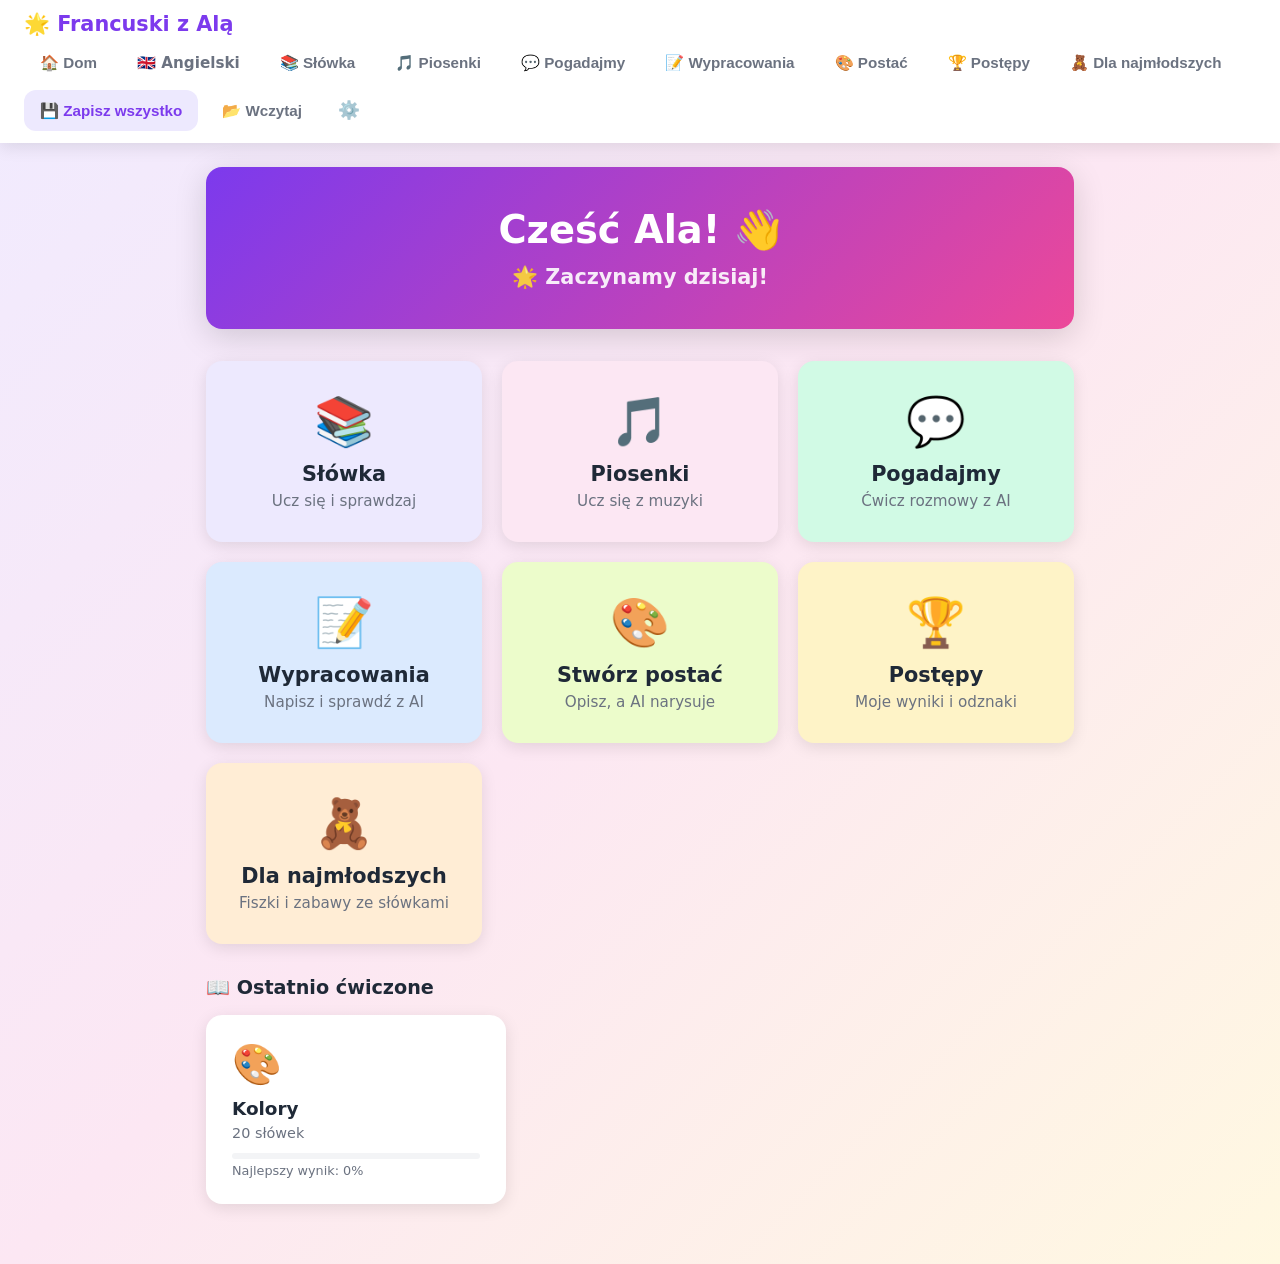
<file: french/index.html>
<!DOCTYPE html>
<html lang="pl">
<head>
  <meta charset="UTF-8" />
  <meta name="viewport" content="width=device-width, initial-scale=1.0" />
  <title>Francuski z Alą 🌟</title>
  <link rel="manifest" href="./manifest.json" />
  <meta name="theme-color" content="#7c3aed" />
  <meta name="mobile-web-app-capable" content="yes" />
  <meta name="apple-mobile-web-app-capable" content="yes" />
  <meta name="apple-mobile-web-app-status-bar-style" content="default" />
  <meta name="apple-mobile-web-app-title" content="Francuski Ala" />
  <link rel="apple-touch-icon" href="./icons/icon.svg" />
  <link rel="stylesheet" href="style.css" />
</head>
<body>

<!-- ========== NAWIGACJA ========== -->
<nav id="navbar">
  <div class="nav-brand" onclick="showView('home')">🌟 Francuski z Alą</div>
  <div class="nav-links">
    <button onclick="showView('home')" class="nav-btn">🏠 Dom</button>
    <a href="../index.html" class="nav-btn" style="text-decoration:none">🇬🇧 Angielski</a>
    <button onclick="showView('sets-list')" class="nav-btn">📚 Słówka</button>
    <button onclick="showView('songs-list')" class="nav-btn">🎵 Piosenki</button>
    <button onclick="showView('chat-setup')" class="nav-btn">💬 Pogadajmy</button>
    <button onclick="showView('essay-setup')" class="nav-btn">📝 Wypracowania</button>
    <button onclick="showView('character')" class="nav-btn">🎨 Postać</button>
    <button onclick="showView('progress')" class="nav-btn">🏆 Postępy</button>
    <button onclick="showView('kids-home')" class="nav-btn">🧸 Dla najmłodszych</button>
    <button onclick="saveAll()" class="nav-btn nav-btn-save">💾 Zapisz wszystko</button>
    <button onclick="loadAll()" class="nav-btn">📂 Wczytaj</button>
    <button onclick="openApiSettings()" class="nav-btn nav-btn-settings" title="Ustawienia API">⚙️</button>
  </div>
</nav>
<input type="file" id="load-all-file" accept=".json" style="display:none" onchange="handleLoadAll(event)" />

<!-- ========== WIDOK: STRONA GŁÓWNA ========== -->
<div id="view-home" class="view">
  <div class="home-hero">
    <div class="hero-greeting" id="hero-greeting">Cześć Ala! 👋</div>
    <div class="hero-streak" id="hero-streak"></div>
  </div>
  <div class="home-tiles">
    <div class="tile tile-purple" onclick="showView('sets-list')">
      <div class="tile-icon">📚</div>
      <div class="tile-title">Słówka</div>
      <div class="tile-desc">Ucz się i sprawdzaj</div>
    </div>
    <div class="tile tile-pink" onclick="showView('songs-list')">
      <div class="tile-icon">🎵</div>
      <div class="tile-title">Piosenki</div>
      <div class="tile-desc">Ucz się z muzyki</div>
    </div>
    <div class="tile tile-green" onclick="showView('chat-setup')">
      <div class="tile-icon">💬</div>
      <div class="tile-title">Pogadajmy</div>
      <div class="tile-desc">Ćwicz rozmowy z AI</div>
    </div>
    <div class="tile tile-blue" onclick="showView('essay-setup')">
      <div class="tile-icon">📝</div>
      <div class="tile-title">Wypracowania</div>
      <div class="tile-desc">Napisz i sprawdź z AI</div>
    </div>
    <div class="tile tile-lime" onclick="showView('character')">
      <div class="tile-icon">🎨</div>
      <div class="tile-title">Stwórz postać</div>
      <div class="tile-desc">Opisz, a AI narysuje</div>
    </div>
    <div class="tile tile-yellow" onclick="showView('progress')">
      <div class="tile-icon">🏆</div>
      <div class="tile-title">Postępy</div>
      <div class="tile-desc">Moje wyniki i odznaki</div>
    </div>
    <div class="tile tile-orange" onclick="showView('kids-home')">
      <div class="tile-icon">🧸</div>
      <div class="tile-title">Dla najmłodszych</div>
      <div class="tile-desc">Fiszki i zabawy ze słówkami</div>
    </div>
  </div>
  <div class="home-recent" id="home-recent"></div>
</div>

<!-- ========== WIDOK: LISTA ZESTAWÓW ========== -->
<div id="view-sets-list" class="view" style="display:none">
  <div class="view-header">
    <h1>📚 Moje zestawy słówek</h1>
    <div class="header-actions">
      <button class="btn btn-primary" onclick="showView('set-edit', {id:null})">➕ Nowy zestaw</button>
      <button class="btn btn-secondary" onclick="importSet()">📥 Import</button>
    </div>
  </div>
  <div id="sets-grid" class="sets-grid"></div>
  <input type="file" id="import-file" accept=".json" style="display:none" onchange="handleImport(event)" />
</div>

<!-- ========== WIDOK: EDYTOR ZESTAWU ========== -->
<div id="view-set-edit" class="view" style="display:none">
  <div class="view-header">
    <button class="btn btn-ghost" onclick="showView('sets-list')">← Wróć</button>
    <h1 id="set-edit-title">Nowy zestaw</h1>
  </div>
  <div class="edit-form">
    <div class="form-row">
      <label>Nazwa zestawu</label>
      <input type="text" id="set-name-input" placeholder="np. Kolory, Zwierzęta..." class="big-input" />
    </div>
    <div class="form-row">
      <label>Emoji zestawu</label>
      <div class="emoji-picker" id="emoji-picker"></div>
    </div>
    <div class="words-table-header">
      <span>Angielski</span>
      <span>Polski</span>
      <span></span>
    </div>
    <div id="words-table"></div>
    <button class="btn btn-ghost add-word-btn" onclick="addWordRow()">➕ Dodaj słówko</button>
    <div class="bulk-area">
      <details>
        <summary>📋 Wklej wiele słówek naraz</summary>
        <p class="hint">Wpisz każde słówko w osobnej linii w formacie: <code>francuski = polski</code></p>
        <textarea id="bulk-input" rows="8" placeholder="rouge = czerwony&#10;bleu = niebieski&#10;vert = zielony"></textarea>
        <button class="btn btn-secondary" onclick="parseBulk()">Dodaj wszystkie</button>
      </details>
    </div>
    <div class="edit-actions">
      <button class="btn btn-primary" onclick="saveSet()">💾 Zapisz zestaw</button>
      <button class="btn btn-secondary" onclick="exportSet()">📤 Eksportuj JSON</button>
      <button class="btn btn-danger" id="delete-set-btn" onclick="deleteSet()" style="display:none">🗑️ Usuń zestaw</button>
    </div>
  </div>
</div>

<!-- ========== WIDOK: SZCZEGÓŁY ZESTAWU ========== -->
<div id="view-set-detail" class="view" style="display:none">
  <div class="view-header">
    <button class="btn btn-ghost" onclick="showView('sets-list')">← Wróć</button>
    <h1 id="set-detail-title"></h1>
    <div style="display:flex;gap:6px">
      <button class="btn btn-ghost" onclick="editCurrentSet()">✏️ Edytuj</button>
      <button class="btn btn-danger" onclick="deleteCurrentSet()">🗑️ Usuń</button>
    </div>
  </div>
  <div class="set-stats" id="set-detail-stats"></div>
  <div class="wordcount-picker">
    <span class="wordcount-label">Ile słówek losować do Nauki/Testu:</span>
    <div class="wordcount-row" id="wordcount-row"></div>
  </div>
  <div class="set-actions">
    <button class="btn btn-large btn-purple" onclick="startLearn()">📖 Nauka</button>
    <button class="btn btn-large btn-green" onclick="startTest()">✏️ Test</button>
    <button class="btn btn-large btn-yellow" onclick="startHangman()">🪢 Wisielec</button>
    <button class="btn btn-large btn-pink" onclick="startMatch()">🃏 Dopasuj pary</button>
  </div>
  <div class="words-preview" id="set-words-preview"></div>
</div>

<!-- ========== WIDOK: NAUKA ========== -->
<div id="view-learn" class="view" style="display:none">
  <div class="view-header">
    <button class="btn btn-ghost" onclick="exitLearn()">← Wróć</button>
    <h1 id="learn-title">Nauka</h1>
    <button class="btn btn-secondary" id="learn-swap-btn" onclick="toggleLearnSwap()">🔄 Zamień kierunek</button>
  </div>
  <div class="learn-direction-badge" id="learn-direction-badge"></div>
  <div class="learn-progress-bar">
    <div class="learn-progress-fill" id="learn-progress-fill"></div>
  </div>
  <div class="learn-counter" id="learn-counter"></div>
  <div class="learn-card" id="learn-card">
    <div class="learn-word" id="learn-word"></div>
    <button type="button" class="speak-btn" id="learn-speak-btn" onclick="speakLearnWord()" title="Odsłuchaj wymowę" aria-label="Odsłuchaj wymowę">🔊</button>
    <div class="learn-hint" id="learn-hint"></div>
    <input type="text" id="learn-input" class="learn-answer-input" placeholder="Wpisz odpowiedź..." autocomplete="off" autocorrect="off" autocapitalize="off" spellcheck="false"
      />
    <button class="btn btn-primary btn-large" id="learn-check-btn" onclick="checkLearnAnswer()">Sprawdź ✓</button>
    <div class="learn-feedback" id="learn-feedback" style="display:none">
      <div class="feedback-icon" id="feedback-icon"></div>
      <div class="feedback-text" id="feedback-text"></div>
      <button class="btn btn-primary" tabindex="-1" onclick="nextLearnWord()">Dalej →</button>
    </div>
  </div>
</div>

<!-- ========== WIDOK: TEST ========== -->
<div id="view-test" class="view" style="display:none">
  <div class="view-header">
    <button class="btn btn-ghost" onclick="exitTest()">← Wróć</button>
    <h1 id="test-title">Test</h1>
    <button class="btn btn-secondary" id="test-swap-btn" onclick="toggleTestSwap()">🔄 Zamień kierunek</button>
  </div>
  <div class="learn-direction-badge" id="test-direction-badge"></div>
  <div class="learn-progress-bar">
    <div class="learn-progress-fill" id="test-progress-fill"></div>
  </div>
  <div class="learn-counter" id="test-counter"></div>
  <div class="learn-card" id="test-card">
    <div class="learn-word" id="test-word"></div>
    <button type="button" class="speak-btn" id="test-speak-btn" onclick="speakTestWord()" title="Odsłuchaj wymowę" aria-label="Odsłuchaj wymowę">🔊</button>
    <input type="text" id="test-input" class="learn-answer-input" placeholder="Wpisz odpowiedź..." autocomplete="off" autocorrect="off" autocapitalize="off" spellcheck="false"
      />
    <button class="btn btn-primary btn-large" id="test-check-btn" onclick="checkTestAnswer()">Sprawdź ✓</button>
    <div class="learn-feedback" id="test-feedback" style="display:none">
      <div class="feedback-icon" id="test-feedback-icon"></div>
      <div class="feedback-text" id="test-feedback-text"></div>
      <button class="btn btn-primary" tabindex="-1" onclick="nextTestWord()">Dalej →</button>
    </div>
  </div>
</div>

<!-- ========== WIDOK: WISIELEC ========== -->
<div id="view-hangman" class="view" style="display:none">
  <div class="view-header">
    <button class="btn btn-ghost" onclick="exitHangman()">← Wróć</button>
    <h1 id="hangman-title">🪢 Wisielec</h1>
    <span id="hangman-score-badge" class="score-badge"></span>
  </div>
  <div class="hangman-layout">
    <div class="hangman-figure-wrap">
      <svg id="hangman-svg" viewBox="0 0 120 160" width="120" height="160">
        <!-- gallows -->
        <line x1="10" y1="155" x2="110" y2="155" stroke="#7c3aed" stroke-width="4" stroke-linecap="round"/>
        <line x1="30"  y1="155" x2="30"  y2="10"  stroke="#7c3aed" stroke-width="4" stroke-linecap="round"/>
        <line x1="30"  y1="10"  x2="80"  y2="10"  stroke="#7c3aed" stroke-width="4" stroke-linecap="round"/>
        <line x1="80"  y1="10"  x2="80"  y2="30"  stroke="#7c3aed" stroke-width="4" stroke-linecap="round"/>
        <!-- parts (hidden by default) -->
        <circle id="h-head" cx="80" cy="42" r="12" stroke="#ec4899" stroke-width="3" fill="none" style="display:none"/>
        <line id="h-body" x1="80" y1="54" x2="80" y2="100" stroke="#ec4899" stroke-width="3" stroke-linecap="round" style="display:none"/>
        <line id="h-larm" x1="80" y1="65" x2="58" y2="85" stroke="#ec4899" stroke-width="3" stroke-linecap="round" style="display:none"/>
        <line id="h-rarm" x1="80" y1="65" x2="102" y2="85" stroke="#ec4899" stroke-width="3" stroke-linecap="round" style="display:none"/>
        <line id="h-lleg" x1="80" y1="100" x2="60" y2="128" stroke="#ec4899" stroke-width="3" stroke-linecap="round" style="display:none"/>
        <line id="h-rleg" x1="80" y1="100" x2="100" y2="128" stroke="#ec4899" stroke-width="3" stroke-linecap="round" style="display:none"/>
      </svg>
      <div class="hangman-wrong-count" id="hangman-wrong-count"></div>
    </div>
    <div class="hangman-right">
      <div class="hangman-clue" id="hangman-clue"></div>
      <div class="hangman-word" id="hangman-word"></div>
      <div class="hangman-wrong-letters" id="hangman-wrong-letters"></div>
      <div class="hangman-keyboard" id="hangman-keyboard"></div>
      <div class="hangman-result" id="hangman-result" style="display:none">
        <div class="hangman-result-icon" id="hangman-result-icon"></div>
        <div class="hangman-result-text" id="hangman-result-text"></div>
        <button class="btn btn-primary btn-large" onclick="nextHangmanWord()">Następne słówko →</button>
      </div>
    </div>
  </div>
</div>

<!-- ========== WIDOK: DOPASUJ PARY ========== -->
<div id="view-match" class="view" style="display:none">
  <div class="view-header">
    <button class="btn btn-ghost" onclick="exitMatch()">← Wróć</button>
    <h1 id="match-title">🃏 Dopasuj pary</h1>
    <span id="match-score-badge" class="score-badge"></span>
  </div>
  <div class="match-info-bar">
    <span id="match-pairs-left"></span>
    <span id="match-moves"></span>
  </div>
  <div id="match-grid" class="match-grid"></div>
  <div id="match-complete" style="display:none" class="match-complete">
    <div class="result-emoji" id="match-result-emoji"></div>
    <h2 id="match-result-title"></h2>
    <div id="match-result-stats" class="result-score"></div>
    <div class="result-actions">
      <button class="btn btn-primary btn-large" onclick="startMatch()">🔄 Zagraj jeszcze raz</button>
      <button class="btn btn-secondary" onclick="exitMatch()">← Wróć do zestawu</button>
    </div>
  </div>
</div>

<!-- ========== WIDOK: WYNIK TESTU ========== -->
<div id="view-test-result" class="view" style="display:none">
  <div class="result-container">
    <div class="result-emoji" id="result-emoji"></div>
    <h1 id="result-title"></h1>
    <div class="result-score" id="result-score"></div>
    <div class="result-stars" id="result-stars"></div>
    <div class="result-details" id="result-details"></div>
    <div class="result-actions">
      <button class="btn btn-primary btn-large" onclick="startTest()">🔄 Spróbuj ponownie</button>
      <button class="btn btn-secondary" onclick="showView('set-detail', {id: currentSetId})">📊 Wyniki zestawu</button>
    </div>
  </div>
</div>

<!-- ========== WIDOK: LISTA PIOSENEK ========== -->
<div id="view-songs-list" class="view" style="display:none">
  <div class="view-header">
    <h1>🎵 Moje piosenki</h1>
    <button class="btn btn-primary" onclick="showView('song-edit', {id:null})">➕ Dodaj piosenkę</button>
  </div>
  <div id="songs-grid" class="sets-grid"></div>
</div>

<!-- ========== WIDOK: EDYTOR PIOSENKI ========== -->
<div id="view-song-edit" class="view" style="display:none">
  <div class="view-header">
    <button class="btn btn-ghost" onclick="showView('songs-list')">← Wróć</button>
    <h1 id="song-edit-title">Nowa piosenka</h1>
  </div>
  <div class="edit-form">
    <div class="form-row">
      <label>Tytuł piosenki</label>
      <input type="text" id="song-title-input" placeholder="np. Let It Go" class="big-input" />
    </div>
    <div class="form-row">
      <label>Wykonawca</label>
      <input type="text" id="song-artist-input" placeholder="np. Idina Menzel" class="big-input" />
    </div>
    <div class="form-row">
      <label>Link YouTube (opcjonalnie)</label>
      <input type="text" id="song-yt-input" placeholder="Wklej link YouTube lub cały kod &lt;iframe&gt; z opcji Udostępnij" class="big-input" />
    </div>
    <div class="form-row">
      <label>Tekst piosenki — po francusku (każda zwrotka w osobnym bloku, oddzielone pustą linią)</label>
      <textarea id="song-en-input" rows="12" placeholder="Non, rien de rien&#10;Non, je ne regrette rien&#10;&#10;Ni le bien qu'on m'a fait&#10;Ni le mal, tout ça m'est bien égal"></textarea>
    </div>
    <div class="form-row">
      <label>Tłumaczenie — po polsku (te same zwrotki w tej samej kolejności)</label>
      <textarea id="song-pl-input" rows="12" placeholder="Śnieg świeci biało na górze tej nocy&#10;Nie ma śladu do widzenia&#10;&#10;Królestwo izolacji&#10;I wygląda na to, że jestem królową"></textarea>
    </div>
    <div class="edit-actions">
      <button class="btn btn-primary" onclick="saveSong()">💾 Zapisz piosenkę</button>
      <button class="btn btn-danger" id="delete-song-btn" onclick="deleteSong()" style="display:none">🗑️ Usuń</button>
    </div>
  </div>
</div>

<!-- ========== WIDOK: PIOSENKA ========== -->
<div id="view-song-detail" class="view" style="display:none">
  <div class="view-header">
    <button class="btn btn-ghost" onclick="showView('songs-list')">← Wróć</button>
    <h1 id="song-detail-title"></h1>
    <div style="display:flex;gap:6px">
      <button class="btn btn-ghost" onclick="editCurrentSong()">✏️ Edytuj</button>
      <button class="btn btn-danger" onclick="deleteCurrentSong()">🗑️ Usuń</button>
    </div>
  </div>
  <div id="song-yt-player" class="yt-player"></div>
  <div class="song-controls">
    <button class="btn btn-pink" onclick="showView('song-translate', {id: currentSongId})">✍️ Tłumacz</button>
    <button class="btn btn-secondary" id="reveal-all-btn" onclick="revealAll()">👁️ Pokaż tłumaczenia</button>
    <button class="btn btn-secondary" onclick="hideAll()">🙈 Ukryj tłumaczenia</button>
    <button class="btn btn-purple" onclick="extractWordsFromSong()">📚 Słówka do nauki</button>
  </div>
  <div id="song-verses" class="song-verses"></div>
</div>

<!-- ========== WIDOK: TŁUMACZENIE PIOSENKI ========== -->
<div id="view-song-translate" class="view" style="display:none">
  <div class="view-header">
    <button class="btn btn-ghost" onclick="showView('song-detail', {id: currentSongId})">← Wróć</button>
    <h1 id="translate-title">✍️ Tłumacz</h1>
  </div>
  <p class="hint" style="margin-bottom:20px">Przeczytaj każdą zwrotkę po francusku i wpisz swoje tłumaczenie. Na końcu możesz je zapisać!</p>
  <div id="translate-yt-player" class="yt-player"></div>
  <div id="translate-verses" class="song-verses"></div>
  <div class="edit-actions" style="margin-top:24px">
    <button class="btn btn-primary btn-large" onclick="saveTranslation()">💾 Zapisz tłumaczenie</button>
  </div>
</div>

<!-- ========== WIDOK: WYCIĄGANIE SŁÓWEK Z PIOSENKI ========== -->
<div id="view-song-extract" class="view" style="display:none">
  <div class="view-header">
    <button class="btn btn-ghost" id="extract-back-btn" onclick="showView('song-detail', {id: currentSongId})">← Wróć</button>
    <h1>📚 Wyciągnij słówka</h1>
  </div>
  <p class="hint">Kliknij na słowa francuskie, które chcesz dodać do zestawu słówek:</p>
  <div id="extract-text" class="extract-text"></div>
  <div id="extract-selected" class="extract-selected">
    <h3>Wybrane słówka:</h3>
    <div id="selected-words-list"></div>
  </div>
  <div class="edit-actions">
    <div class="form-row">
      <label>Nazwa nowego zestawu</label>
      <input type="text" id="extract-set-name" class="big-input" placeholder="np. Słówka z Let It Go" />
    </div>
    <button class="btn btn-primary" onclick="saveExtractedWords()">💾 Zapisz jako zestaw</button>
  </div>
</div>

<!-- ========== WIDOK: POGADAJMY — SETUP ========== -->
<div id="view-chat-setup" class="view" style="display:none">
  <div class="view-header">
    <button class="btn btn-ghost" onclick="showView('home')">← Wróć</button>
    <h1>💬 Pogadajmy</h1>
  </div>
  <div id="chat-setup-body"></div>
</div>

<!-- ========== WIDOK: POGADAJMY — CZAT ========== -->
<div id="view-chat" class="view" style="display:none">
  <div class="view-header">
    <button class="btn btn-ghost" onclick="exitChat()">← Wróć</button>
    <h1 id="chat-title">💬 Rozmowa</h1>
    <button class="btn btn-danger" onclick="finishChat()">Zakończ rozmowę</button>
  </div>
  <div class="chat-info-bar" id="chat-info-bar"></div>
  <div class="chat-window" id="chat-window"></div>
  <div id="chat-error" class="chat-error" style="display:none"></div>
  <div id="chat-hint" class="chat-hint" style="display:none"></div>
  <div class="chat-hint-row">
    <button class="btn btn-secondary" id="chat-hint-btn" onclick="requestChatHint()">💡 Pomóż mi</button>
  </div>
  <div class="chat-input-row">
    <input type="text" id="chat-input" class="big-input" placeholder="Napisz po francusku..."
      autocomplete="off" autocorrect="off" spellcheck="false" />
    <button class="btn btn-primary" id="chat-send-btn" onclick="sendChatMessage()">Wyślij</button>
  </div>
</div>

<!-- ========== WIDOK: POGADAJMY — PODSUMOWANIE ========== -->
<div id="view-chat-summary" class="view" style="display:none">
  <div class="view-header">
    <h1>📋 Podsumowanie rozmowy</h1>
  </div>
  <div class="chat-summary-box" id="chat-summary-text"></div>
  <div class="edit-actions" style="margin-bottom:18px">
    <button class="btn btn-secondary" id="toggle-transcript-btn" onclick="toggleChatTranscript()">Pokaż całą rozmowę</button>
    <button class="btn btn-purple" id="analyze-chat-btn" onclick="analyzeChatMistakes()">🔍 Popraw razem</button>
  </div>
  <div id="chat-summary-transcript" class="chat-window" style="display:none"></div>
  <div id="chat-analysis" class="chat-analysis" style="display:none"></div>
  <div class="extract-selected">
    <h3>Nowe słówka z rozmowy:</h3>
    <div id="chat-summary-words-list"></div>
  </div>
  <div class="edit-actions">
    <div class="form-row" style="flex-basis:100%">
      <label>Nazwa nowego zestawu</label>
      <input type="text" id="chat-summary-set-name" class="big-input" placeholder="np. Pogadajmy: In a restaurant" />
    </div>
    <button class="btn btn-primary" onclick="saveChatSummaryWords()">💾 Zapisz jako zestaw</button>
    <button class="btn btn-secondary" onclick="showView('chat-setup')">Nowa rozmowa</button>
  </div>
</div>

<!-- ========== WIDOK: WYPRACOWANIA — SETUP ========== -->
<div id="view-essay-setup" class="view" style="display:none">
  <div class="view-header">
    <button class="btn btn-ghost" onclick="showView('home')">← Wróć</button>
    <h1>📝 Wypracowania</h1>
  </div>
  <div id="essay-setup-body"></div>
</div>

<!-- ========== WIDOK: WYPRACOWANIA — PISANIE ========== -->
<div id="view-essay-write" class="view" style="display:none">
  <div class="view-header">
    <button class="btn btn-ghost" onclick="exitEssayWrite()">← Wróć</button>
    <h1 id="essay-write-title">📝 Wypracowanie</h1>
  </div>
  <div class="essay-topic-box">
    <div class="chat-info-bar" id="essay-info-bar"></div>
    <ul id="essay-requirements" class="essay-requirements"></ul>
  </div>
  <textarea id="essay-textarea" class="essay-textarea" placeholder="Napisz tutaj swoje wypracowanie po francusku..."
    oninput="updateEssayWordCount()"></textarea>
  <div class="word-counter" id="essay-word-counter"></div>
  <div id="essay-error" class="chat-error" style="display:none"></div>
  <div class="edit-actions">
    <button class="btn btn-primary btn-large" id="essay-check-btn" onclick="submitEssayForCheck()">Sprawdź ✓</button>
  </div>
</div>

<!-- ========== WIDOK: WYPRACOWANIA — WYNIK ========== -->
<div id="view-essay-result" class="view" style="display:none">
  <div class="view-header">
    <h1>📋 Sprawdzone wypracowanie</h1>
  </div>
  <div class="chat-summary-box" id="essay-overall-text"></div>
  <div id="essay-mistakes" class="chat-analysis" style="display:block"></div>
  <div class="extract-selected">
    <h3>Słówka do nauki z tego tematu:</h3>
    <div id="essay-words-list"></div>
  </div>
  <div class="edit-actions">
    <div class="form-row" style="flex-basis:100%">
      <label>Nazwa nowego zestawu</label>
      <input type="text" id="essay-set-name" class="big-input" placeholder="np. Wypracowanie: My family" />
    </div>
    <button class="btn btn-primary" onclick="saveEssayWords()">💾 Zapisz jako zestaw</button>
    <button class="btn btn-secondary" onclick="showView('essay-setup')">Napisz kolejne wypracowanie</button>
  </div>
</div>

<!-- ========== WIDOK: DLA NAJMŁODSZYCH — HOME ========== -->
<div id="view-kids-home" class="view" style="display:none">
  <div class="view-header">
    <button class="btn btn-ghost" onclick="showView('home')">← Wróć</button>
    <h1>🧸 Dla najmłodszych</h1>
    <span class="kids-stars-badge">⭐ <span class="kids-stars-value">0</span></span>
  </div>
  <p class="hint" style="text-align:center;font-size:1.1rem">Wybierz, czego chcesz się dziś nauczyć! 🌈</p>
  <div class="kids-category-grid" id="kids-category-grid"></div>
  <p class="hint" style="text-align:center;font-size:1.1rem;margin-top:32px">Zabawy językowe 🎉</p>
  <div class="kids-mode-grid">
    <div class="kids-mode-card" onclick="showView('kids-sentence-categories')">
      <div class="kids-mode-icon">💬</div>
      <div class="kids-mode-title">Proste zdania</div>
    </div>
    <div class="kids-mode-card" onclick="startKidsDressBear()">
      <div class="kids-mode-icon">🐻</div>
      <div class="kids-mode-title">Ubierz misia</div>
    </div>
    <div class="kids-mode-card" onclick="showView('kids-coloring-pick')">
      <div class="kids-mode-icon">🖍️</div>
      <div class="kids-mode-title">Kolorowanka</div>
    </div>
  </div>
</div>

<!-- ========== WIDOK: DLA NAJMŁODSZYCH — KATEGORIE ZDAŃ ========== -->
<div id="view-kids-sentence-categories" class="view" style="display:none">
  <div class="view-header">
    <button class="btn btn-ghost" onclick="showView('kids-home')">← Wróć</button>
    <h1>💬 Proste zdania</h1>
  </div>
  <p class="hint" style="text-align:center;font-size:1.1rem">Wybierz temat:</p>
  <div class="kids-category-grid" id="kids-sentence-category-grid"></div>
</div>

<!-- ========== WIDOK: DLA NAJMŁODSZYCH — TRYB ZDAŃ ========== -->
<div id="view-kids-sentence-mode" class="view" style="display:none">
  <div class="view-header">
    <button class="btn btn-ghost" onclick="showView('kids-sentence-categories')">← Wróć</button>
    <h1 id="kids-sentence-mode-title">💬</h1>
  </div>
  <div class="kids-mode-grid">
    <div class="kids-mode-card" onclick="startKidsSentences()">
      <div class="kids-mode-icon">🗣️</div>
      <div class="kids-mode-title">Powtarzaj</div>
    </div>
    <div class="kids-mode-card" onclick="startKidsSentenceQuiz()">
      <div class="kids-mode-icon">🎯</div>
      <div class="kids-mode-title">Zrozum</div>
    </div>
  </div>
</div>

<!-- ========== WIDOK: DLA NAJMŁODSZYCH — KATEGORIA ========== -->
<div id="view-kids-category" class="view" style="display:none">
  <div class="view-header">
    <button class="btn btn-ghost" onclick="showView('kids-home')">← Wróć</button>
    <h1 id="kids-category-title">🧸</h1>
  </div>
  <div class="kids-mode-grid">
    <div class="kids-mode-card" onclick="startKidsFlashcards()">
      <div class="kids-mode-icon">🃏</div>
      <div class="kids-mode-title">Fiszki</div>
    </div>
    <div class="kids-mode-card" onclick="startKidsQuiz()">
      <div class="kids-mode-icon">🎯</div>
      <div class="kids-mode-title">Zgadnij</div>
    </div>
    <div class="kids-mode-card" onclick="startKidsTrueFalse()">
      <div class="kids-mode-icon">✅❌</div>
      <div class="kids-mode-title">Prawda czy fałsz</div>
    </div>
    <div class="kids-mode-card" onclick="startKidsMemory()">
      <div class="kids-mode-icon">🧩</div>
      <div class="kids-mode-title">Znajdź parę</div>
    </div>
  </div>
</div>

<!-- ========== WIDOK: DLA NAJMŁODSZYCH — FISZKI ========== -->
<div id="view-kids-flashcards" class="view" style="display:none">
  <div class="view-header">
    <button class="btn btn-ghost" onclick="exitKids('kids-category')">← Wróć</button>
    <h1>🃏 Fiszki</h1>
    <span class="kids-counter" id="kids-flash-counter"></span>
  </div>
  <div class="kids-flashcard">
    <div class="kids-flash-emoji" id="kids-flash-emoji" onclick="replayKidsFlashAudio()">🎈</div>
    <div class="kids-flash-word" id="kids-flash-word"></div>
    <div class="kids-flash-pl" id="kids-flash-pl" style="display:none"></div>
    <div class="kids-flash-actions">
      <button class="kids-big-btn" onclick="replayKidsFlashAudio()" title="Posłuchaj">🔊</button>
      <button class="kids-big-btn" onclick="revealKidsTranslation()" title="Po polsku">🇵🇱</button>
    </div>
  </div>
  <div class="kids-nav-actions">
    <button class="kids-nav-btn" onclick="prevKidsFlashcard()">⬅️</button>
    <button class="kids-nav-btn" onclick="nextKidsFlashcard()">➡️</button>
  </div>
</div>

<!-- ========== WIDOK: DLA NAJMŁODSZYCH — ZGADNIJ ========== -->
<div id="view-kids-quiz" class="view" style="display:none">
  <div class="view-header">
    <button class="btn btn-ghost" onclick="exitKids('kids-category')">← Wróć</button>
    <h1>🎯 Zgadnij</h1>
    <span class="kids-stars-badge">⭐ <span class="kids-stars-value">0</span></span>
  </div>
  <p class="hint" style="text-align:center;font-size:1.1rem">Posłuchaj i kliknij właściwy obrazek! 👇</p>
  <div style="text-align:center;margin-bottom:24px">
    <button class="kids-big-btn kids-replay-btn" onclick="replayKidsQuizAudio()">🔊</button>
  </div>
  <div class="kids-quiz-options" id="kids-quiz-options"></div>
  <div class="kids-quiz-feedback" id="kids-quiz-feedback" style="display:none"></div>
</div>

<!-- ========== WIDOK: DLA NAJMŁODSZYCH — PRAWDA CZY FAŁSZ ========== -->
<div id="view-kids-truefalse" class="view" style="display:none">
  <div class="view-header">
    <button class="btn btn-ghost" onclick="exitKids('kids-category')">← Wróć</button>
    <h1>✅❌ Prawda czy fałsz</h1>
    <span class="kids-stars-badge">⭐ <span class="kids-stars-value">0</span></span>
  </div>
  <p class="hint" style="text-align:center;font-size:1.1rem">Czy to słowo pasuje do obrazka?</p>
  <div class="kids-flashcard">
    <div class="kids-flash-emoji" id="kids-tf-emoji" onclick="replayKidsTrueFalseAudio()">🎈</div>
    <div class="kids-flash-word" id="kids-tf-word"></div>
    <div class="kids-flash-actions">
      <button class="kids-big-btn" onclick="replayKidsTrueFalseAudio()" title="Posłuchaj">🔊</button>
    </div>
  </div>
  <div class="kids-tf-actions">
    <button class="kids-tf-btn kids-tf-true" onclick="answerKidsTrueFalse(true)">✅</button>
    <button class="kids-tf-btn kids-tf-false" onclick="answerKidsTrueFalse(false)">❌</button>
  </div>
  <div class="kids-quiz-feedback" id="kids-tf-feedback" style="display:none"></div>
</div>

<!-- ========== WIDOK: DLA NAJMŁODSZYCH — ZNAJDŹ PARĘ ========== -->
<div id="view-kids-memory" class="view" style="display:none">
  <div class="view-header">
    <button class="btn btn-ghost" onclick="exitKids('kids-category')">← Wróć</button>
    <h1>🧩 Znajdź parę</h1>
    <span class="kids-stars-badge">⭐ <span class="kids-stars-value">0</span></span>
  </div>
  <p class="kids-memory-progress" id="kids-memory-progress"></p>
  <div class="kids-memory-grid" id="kids-memory-grid"></div>
  <div class="kids-coloring-complete" id="kids-memory-complete" style="display:none">🎉 Wszystkie pary znalezione!</div>
</div>

<!-- ========== WIDOK: DLA NAJMŁODSZYCH — UBIERZ MISIA ========== -->
<div id="view-kids-dressbear" class="view" style="display:none">
  <div class="view-header">
    <button class="btn btn-ghost" onclick="exitKidsBear()">← Wróć</button>
    <h1>🐻 Ubierz misia</h1>
    <span class="kids-stars-badge">⭐ <span class="kids-stars-value">0</span></span>
  </div>

  <div class="kids-bear-mode-toggle">
    <button class="kids-bear-mode-btn active" id="kids-bear-mode-free" onclick="setKidsBearMode('free')">🎨 Swobodnie</button>
    <button class="kids-bear-mode-btn" id="kids-bear-mode-challenge" onclick="setKidsBearMode('challenge')">🌦️ Wyzwanie pogodowe</button>
  </div>

  <div class="kids-weather-banner" id="kids-weather-banner" style="display:none">
    <div class="kids-weather-icon" id="kids-weather-icon">☀️</div>
    <div class="kids-weather-text">
      <div class="kids-weather-label" id="kids-weather-label"></div>
      <div class="kids-weather-prompt" id="kids-weather-prompt-pl"></div>
    </div>
    <button class="kids-big-btn" onclick="replayKidsWeatherPrompt()">🔊</button>
  </div>

  <p class="hint" style="text-align:center;font-size:1.05rem">Przeciągnij (albo kliknij) ubranko na misia! 👇</p>

  <div class="kids-bear-stage" id="kids-bear-stage">
    <div class="kids-bear-emoji">🐻</div>
    <div class="kids-bear-word-overlay" id="kids-bear-word-overlay"></div>
    <div class="kids-bear-outfit">
      <div class="kids-bear-slot" id="kids-bear-slot-top" title="Góra">➕</div>
      <div class="kids-bear-slot" id="kids-bear-slot-bottom" title="Dół">➕</div>
      <div class="kids-bear-slot" id="kids-bear-slot-feet" title="Buty">➕</div>
      <div class="kids-bear-slot" id="kids-bear-slot-accessory" title="Dodatki">➕</div>
      <div class="kids-bear-slot" id="kids-bear-slot-weather" title="Na pogodę">➕</div>
    </div>
  </div>

  <div class="kids-quiz-feedback" id="kids-challenge-feedback" style="display:none"></div>

  <div class="kids-bear-wardrobe" id="kids-bear-wardrobe"></div>

  <div style="text-align:center;margin-top:20px">
    <button class="btn btn-secondary" onclick="resetKidsDressBear()">🔄 Rozbierz misia</button>
  </div>

  <div class="kids-bear-celebration" id="kids-bear-celebration" style="display:none">
    <div class="kids-coloring-complete">🎉 Miś jest ubrany! Brawo!</div>
    <div class="kids-bear-celebration-actions">
      <button class="btn btn-primary" onclick="downloadKidsBearPhoto()">📸 Zrób zdjęcie</button>
      <button class="btn btn-secondary" onclick="resetKidsDressBear()">🔄 Ubierz jeszcze raz</button>
    </div>
  </div>
</div>

<!-- ========== WIDOK: DLA NAJMŁODSZYCH — KOLOROWANKA: WYBÓR ========== -->
<div id="view-kids-coloring-pick" class="view" style="display:none">
  <div class="view-header">
    <button class="btn btn-ghost" onclick="showView('kids-home')">← Wróć</button>
    <h1>🖍️ Kolorowanka</h1>
  </div>
  <p class="hint" style="text-align:center;font-size:1.1rem">Wybierz obrazek do pokolorowania:</p>
  <div class="kids-category-grid">
    <div class="kids-category-card" onclick="startKidsColoring('apple')">
      <div class="kids-category-icon">🍎</div>
      <div class="kids-category-title">Jabłko</div>
    </div>
    <div class="kids-category-card" onclick="startKidsColoring('house')">
      <div class="kids-category-icon">🏠</div>
      <div class="kids-category-title">Domek</div>
    </div>
    <div class="kids-category-card" onclick="startKidsColoring('sun')">
      <div class="kids-category-icon">☀️</div>
      <div class="kids-category-title">Słoneczko</div>
    </div>
    <div class="kids-category-card" onclick="startKidsColoring('flower')">
      <div class="kids-category-icon">🌼</div>
      <div class="kids-category-title">Kwiatek</div>
    </div>
  </div>
</div>

<!-- ========== WIDOK: DLA NAJMŁODSZYCH — KOLOROWANKA ========== -->
<div id="view-kids-coloring" class="view" style="display:none">
  <div class="view-header">
    <button class="btn btn-ghost" onclick="exitKids('kids-coloring-pick')">← Wróć</button>
    <h1 id="kids-coloring-title">🖍️ Kolorowanka</h1>
  </div>
  <div class="kids-coloring-stage">
    <svg id="kids-svg-apple" class="kids-coloring-svg" viewBox="0 0 200 200" style="display:none">
      <ellipse id="apple-body" onclick="colorKidsRegion('apple-body')" cx="100" cy="122" rx="60" ry="64" fill="#ffffff" stroke="#333" stroke-width="4"/>
      <rect id="apple-stem" onclick="colorKidsRegion('apple-stem')" x="93" y="38" width="14" height="30" rx="5" fill="#ffffff" stroke="#333" stroke-width="4"/>
      <path id="apple-leaf-right" onclick="colorKidsRegion('apple-leaf-right')" d="M107,52 Q142,28 148,60 Q118,70 107,52 Z" fill="#ffffff" stroke="#333" stroke-width="4"/>
      <path id="apple-leaf-left" onclick="colorKidsRegion('apple-leaf-left')" d="M93,52 Q58,28 52,60 Q82,70 93,52 Z" fill="#ffffff" stroke="#333" stroke-width="4"/>
      <ellipse cx="78" cy="98" rx="14" ry="20" fill="#ffffff" opacity="0.55" pointer-events="none"/>
    </svg>
    <svg id="kids-svg-house" class="kids-coloring-svg" viewBox="0 0 200 200" style="display:none">
      <polygon id="house-roof" onclick="colorKidsRegion('house-roof')" points="25,102 100,32 175,102" fill="#ffffff" stroke="#333" stroke-width="4"/>
      <rect id="house-walls" onclick="colorKidsRegion('house-walls')" x="42" y="102" width="116" height="82" fill="#ffffff" stroke="#333" stroke-width="4"/>
      <rect id="house-window-left" onclick="colorKidsRegion('house-window-left')" x="55" y="118" width="26" height="26" fill="#ffffff" stroke="#333" stroke-width="4"/>
      <rect id="house-window-right" onclick="colorKidsRegion('house-window-right')" x="119" y="118" width="26" height="26" fill="#ffffff" stroke="#333" stroke-width="4"/>
      <line x1="68" y1="118" x2="68" y2="144" stroke="#333" stroke-width="2" pointer-events="none"/>
      <line x1="55" y1="131" x2="81" y2="131" stroke="#333" stroke-width="2" pointer-events="none"/>
      <line x1="132" y1="118" x2="132" y2="144" stroke="#333" stroke-width="2" pointer-events="none"/>
      <line x1="119" y1="131" x2="145" y2="131" stroke="#333" stroke-width="2" pointer-events="none"/>
      <rect id="house-door" onclick="colorKidsRegion('house-door')" x="87" y="146" width="26" height="38" fill="#ffffff" stroke="#333" stroke-width="4"/>
      <circle cx="105" cy="166" r="2.5" fill="#333" pointer-events="none"/>
      <rect id="house-chimney" onclick="colorKidsRegion('house-chimney')" x="128" y="45" width="18" height="38" fill="#ffffff" stroke="#333" stroke-width="4"/>
    </svg>
    <svg id="kids-svg-sun" class="kids-coloring-svg" viewBox="0 0 200 200" style="display:none">
      <g id="sun-rays-a" onclick="colorKidsRegion('sun-rays-a')">
        <rect x="92" y="4" width="16" height="34" fill="#ffffff" stroke="#333" stroke-width="4"/>
        <rect x="92" y="4" width="16" height="34" transform="rotate(90 100 100)" fill="#ffffff" stroke="#333" stroke-width="4"/>
        <rect x="92" y="4" width="16" height="34" transform="rotate(180 100 100)" fill="#ffffff" stroke="#333" stroke-width="4"/>
        <rect x="92" y="4" width="16" height="34" transform="rotate(270 100 100)" fill="#ffffff" stroke="#333" stroke-width="4"/>
      </g>
      <g id="sun-rays-b" onclick="colorKidsRegion('sun-rays-b')">
        <rect x="94" y="12" width="12" height="28" transform="rotate(45 100 100)" fill="#ffffff" stroke="#333" stroke-width="4"/>
        <rect x="94" y="12" width="12" height="28" transform="rotate(135 100 100)" fill="#ffffff" stroke="#333" stroke-width="4"/>
        <rect x="94" y="12" width="12" height="28" transform="rotate(225 100 100)" fill="#ffffff" stroke="#333" stroke-width="4"/>
        <rect x="94" y="12" width="12" height="28" transform="rotate(315 100 100)" fill="#ffffff" stroke="#333" stroke-width="4"/>
      </g>
      <circle id="sun-face" onclick="colorKidsRegion('sun-face')" cx="100" cy="100" r="50" fill="#ffffff" stroke="#333" stroke-width="4"/>
      <circle cx="84" cy="94" r="5" fill="#333" pointer-events="none"/>
      <circle cx="116" cy="94" r="5" fill="#333" pointer-events="none"/>
      <path d="M78,114 Q100,134 122,114" stroke="#333" stroke-width="4" fill="none" stroke-linecap="round" pointer-events="none"/>
    </svg>
    <svg id="kids-svg-flower" class="kids-coloring-svg" viewBox="0 0 200 200" style="display:none">
      <rect id="flower-stem" onclick="colorKidsRegion('flower-stem')" x="94" y="118" width="12" height="66" fill="#ffffff" stroke="#333" stroke-width="4"/>
      <path id="flower-leaf-right" onclick="colorKidsRegion('flower-leaf-right')" d="M106,152 Q142,146 134,176 Q102,174 106,152 Z" fill="#ffffff" stroke="#333" stroke-width="4"/>
      <path id="flower-leaf-left" onclick="colorKidsRegion('flower-leaf-left')" d="M94,152 Q58,146 66,176 Q98,174 94,152 Z" fill="#ffffff" stroke="#333" stroke-width="4"/>
      <g id="flower-petals" onclick="colorKidsRegion('flower-petals')">
        <ellipse cx="100" cy="58" rx="20" ry="30" fill="#ffffff" stroke="#333" stroke-width="4"/>
        <ellipse cx="100" cy="58" rx="20" ry="30" transform="rotate(72 100 100)" fill="#ffffff" stroke="#333" stroke-width="4"/>
        <ellipse cx="100" cy="58" rx="20" ry="30" transform="rotate(144 100 100)" fill="#ffffff" stroke="#333" stroke-width="4"/>
        <ellipse cx="100" cy="58" rx="20" ry="30" transform="rotate(216 100 100)" fill="#ffffff" stroke="#333" stroke-width="4"/>
        <ellipse cx="100" cy="58" rx="20" ry="30" transform="rotate(288 100 100)" fill="#ffffff" stroke="#333" stroke-width="4"/>
      </g>
      <circle id="flower-center" onclick="colorKidsRegion('flower-center')" cx="100" cy="100" r="22" fill="#ffffff" stroke="#333" stroke-width="4"/>
      <circle cx="92" cy="96" r="2.5" fill="#333" pointer-events="none"/>
      <circle cx="108" cy="96" r="2.5" fill="#333" pointer-events="none"/>
      <path d="M90,106 Q100,113 110,106" stroke="#333" stroke-width="2.5" fill="none" stroke-linecap="round" pointer-events="none"/>
    </svg>
  </div>
  <div class="kids-coloring-complete" id="kids-coloring-complete" style="display:none">🎉 Piękna kolorowanka!</div>
  <div class="kids-palette" id="kids-palette"></div>
  <div style="text-align:center;margin-top:16px">
    <button class="btn btn-secondary" onclick="resetKidsColoring()">🔄 Wyczyść</button>
  </div>
</div>

<!-- ========== WIDOK: DLA NAJMŁODSZYCH — PROSTE ZDANIA ========== -->
<div id="view-kids-sentences" class="view" style="display:none">
  <div class="view-header">
    <button class="btn btn-ghost" onclick="exitKids('kids-sentence-mode')">← Wróć</button>
    <h1>🗣️ Powtarzaj</h1>
    <span class="kids-counter" id="kids-sentence-counter"></span>
  </div>
  <div class="kids-flashcard">
    <div class="kids-flash-emoji" id="kids-sentence-emoji" onclick="replayKidsSentenceAudio()">👋</div>
    <div class="kids-flash-word kids-sentence-text" id="kids-sentence-en"></div>
    <div class="kids-flash-pl" id="kids-sentence-pl" style="display:none"></div>
    <div class="kids-flash-actions">
      <button class="kids-big-btn" onclick="replayKidsSentenceAudio()" title="Posłuchaj">🔊</button>
      <button class="kids-big-btn" onclick="revealKidsSentenceTranslation()" title="Po polsku">🇵🇱</button>
    </div>
  </div>
  <div class="kids-nav-actions">
    <button class="kids-nav-btn" onclick="prevKidsSentence()">⬅️</button>
    <button class="kids-nav-btn" onclick="nextKidsSentence()">➡️</button>
  </div>
</div>

<!-- ========== WIDOK: DLA NAJMŁODSZYCH — ZROZUM ZDANIE ========== -->
<div id="view-kids-sentence-quiz" class="view" style="display:none">
  <div class="view-header">
    <button class="btn btn-ghost" onclick="exitKids('kids-sentence-mode')">← Wróć</button>
    <h1>🎯 Zrozum</h1>
    <span class="kids-stars-badge">⭐ <span class="kids-stars-value">0</span></span>
  </div>
  <p class="hint" style="text-align:center;font-size:1.1rem">Posłuchaj zdania i wybierz właściwy obrazek! 👇</p>
  <div style="text-align:center;margin-bottom:24px">
    <button class="kids-big-btn kids-replay-btn" onclick="replayKidsSentenceQuizAudio()">🔊</button>
  </div>
  <div class="kids-quiz-options" id="kids-sentence-quiz-options"></div>
  <div class="kids-quiz-feedback" id="kids-sentence-quiz-feedback" style="display:none"></div>
</div>

<!-- ========== WIDOK: STWÓRZ POSTAĆ ========== -->
<div id="view-character" class="view" style="display:none">
  <div class="view-header">
    <button class="btn btn-ghost" onclick="showView('home')">← Wróć</button>
    <h1>🎨 Stwórz postać</h1>
  </div>

  <div id="char-step-describe" class="char-card">
    <p class="char-intro">Opisz po francusku, jak ma wyglądać Twoja postać. Kliknij podpowiedzi albo pisz sama!</p>
    <div class="char-chips" id="char-chips"></div>
    <textarea id="char-input" class="char-textarea" rows="4" maxlength="300"
      placeholder="Il a de grands yeux, il est très drôle et il a de grandes dents..."></textarea>
    <p class="char-hint">Nie wpisuj imion ani danych osobowych. 🙂</p>
    <button class="btn btn-primary btn-large" id="char-next-btn" onclick="startCharacterQuestions()">Dalej ➜</button>
  </div>

  <div id="char-step-questions" class="char-card" style="display:none">
    <div class="char-progress" id="char-q-progress"></div>
    <div class="char-question" id="char-q-text"></div>
    <div class="char-question-pl" id="char-q-pl"></div>
    <div class="char-options" id="char-q-options"></div>
    <button class="btn btn-ghost" onclick="showCharacterStep('describe')">← Zmień opis</button>
  </div>

  <div id="char-step-loading" class="char-card" style="display:none">
    <div class="char-loading-emoji">🖍️</div>
    <div id="char-loading-text" class="char-loading-text">Rysuję Twoją postać...</div>
  </div>

  <div id="char-step-result" class="char-card" style="display:none">
    <div class="char-name-row">
      <label for="char-name-input" class="char-name-label">Jak ma na imię Twoja postać?</label>
      <input type="text" id="char-name-input" class="big-input" maxlength="30" autocomplete="off"
        placeholder="np. Fluffy" oninput="setCharacterName(this.value)" />
    </div>
    <div class="char-images">
      <figure class="char-figure">
        <img id="char-color-img" alt="Kolorowa postać" />
        <figcaption>Kolorowa wersja</figcaption>
      </figure>
      <figure class="char-figure" id="char-coloring-figure" style="display:none">
        <img id="char-coloring-img" alt="Kolorowanka do druku" />
        <figcaption>Kolorowanka</figcaption>
      </figure>
    </div>
    <div class="char-actions">
      <button class="btn btn-secondary" onclick="downloadCharacterImage('color')">⬇️ Pobierz kolorową</button>
      <button class="btn btn-primary" id="char-make-coloring-btn" onclick="makeCharacterColoring()">🖨️ Zrób kolorowankę</button>
      <button class="btn btn-secondary" id="char-print-btn" style="display:none" onclick="printCharacter('coloring')">🖨️ Drukuj kolorowankę</button>
      <button class="btn btn-secondary" id="char-dl-coloring-btn" style="display:none" onclick="downloadCharacterImage('coloring')">⬇️ Pobierz kolorowankę</button>
      <button class="btn btn-secondary" onclick="printCharacter('card')">📄 Drukuj kartę z opisem</button>
    </div>
    <button class="btn btn-ghost" onclick="resetCharacter()">✨ Nowa postać</button>
  </div>
</div>
<div id="character-print-area">
  <h1 id="character-print-name"></h1>
  <img id="character-print-img" alt="" />
  <div id="character-print-desc">
    <div class="cpd-label">Opis:</div>
    <div id="character-print-text"></div>
    <ul id="character-print-details"></ul>
  </div>
</div>

<!-- ========== WIDOK: POSTĘPY ========== -->
<div id="view-progress" class="view" style="display:none">
  <div class="view-header">
    <h1>🏆 Moje postępy</h1>
  </div>
  <div class="progress-streak" id="progress-streak"></div>
  <div class="badges-section">
    <h2>🎖️ Odznaki</h2>
    <div id="badges-grid" class="badges-grid"></div>
  </div>
  <div class="history-section">
    <h2>📈 Historia testów</h2>
    <div id="test-history" class="test-history"></div>
  </div>
  <div class="history-section">
    <h2>📝 Historia wypracowań</h2>
    <div id="essay-history" class="test-history"></div>
  </div>
</div>

<!-- ========== MODAL ========== -->
<div id="modal-overlay" class="modal-overlay" style="display:none" onclick="closeModal()">
  <div class="modal" onclick="event.stopPropagation()">
    <div class="modal-title" id="modal-title"></div>
    <div class="modal-body" id="modal-body"></div>
    <div class="modal-actions" id="modal-actions"></div>
  </div>
</div>

<!-- ========== TOAST ========== -->
<div id="toast" class="toast" style="display:none"></div>

<!-- ========== KONFETTI (Dla najmłodszych) ========== -->
<div id="kids-confetti-layer" class="kids-confetti-layer"></div>

<!-- ========== FLOATING TRANSLATE BUTTON ========== -->
<div id="selection-translate-btn" style="display:none">🔍 Tłumacz</div>

<script src="app.js"></script>
<script>
  if ('serviceWorker' in navigator) {
    window.addEventListener('load', () => {
      navigator.serviceWorker.register('./sw.js');
    });
  }
</script>
</body>
</html>
</file>
<file: style.css>
/* ===== RESET & BASE ===== */
*, *::before, *::after { box-sizing: border-box; margin: 0; padding: 0; }

:root {
  --purple: #7c3aed;
  --purple-light: #ede9fe;
  --purple-mid: #a78bfa;
  --pink: #ec4899;
  --pink-light: #fce7f3;
  --yellow: #f59e0b;
  --yellow-light: #fef3c7;
  --green: #10b981;
  --green-light: #d1fae5;
  --blue: #3b82f6;
  --blue-light: #dbeafe;
  --red: #ef4444;
  --red-light: #fee2e2;
  --cyan: #0891b2;
  --cyan-light: #cffafe;
  --orange: #f97316;
  --orange-light: #ffedd5;
  --gray: #6b7280;
  --gray-light: #f3f4f6;
  --white: #ffffff;
  --text: #1f2937;
  --text-light: #6b7280;
  --radius: 16px;
  --radius-sm: 8px;
  --shadow: 0 4px 16px rgba(0,0,0,0.10);
  --shadow-lg: 0 8px 32px rgba(0,0,0,0.15);
}

body {
  font-family: 'Segoe UI', system-ui, -apple-system, sans-serif;
  background: linear-gradient(135deg, #f0ebff 0%, #fce7f3 50%, #fff8e1 100%);
  min-height: 100vh;
  color: var(--text);
  font-size: 16px;
}

/* ===== NAVBAR ===== */
#navbar {
  background: var(--white);
  box-shadow: var(--shadow);
  padding: 12px 24px;
  display: flex;
  align-items: center;
  justify-content: space-between;
  position: sticky;
  top: 0;
  z-index: 100;
  flex-wrap: wrap;
  gap: 8px;
}

.nav-brand {
  font-size: 1.3rem;
  font-weight: 800;
  color: var(--purple);
  cursor: pointer;
  user-select: none;
}

.nav-links { display: flex; gap: 8px; flex-wrap: wrap; }

.nav-btn {
  background: none;
  border: 2px solid transparent;
  border-radius: 12px;
  padding: 8px 14px;
  font-size: 0.95rem;
  font-weight: 600;
  color: var(--gray);
  cursor: pointer;
  transition: all .2s;
}
.nav-btn:hover { background: var(--purple-light); color: var(--purple); border-color: var(--purple-mid); }
.nav-btn-save { background: var(--purple-light); color: var(--purple); }

/* ===== VIEWS ===== */
.view {
  max-width: 900px;
  margin: 0 auto;
  padding: 24px 16px 60px;
}

.view-header {
  display: flex;
  align-items: center;
  gap: 12px;
  margin-bottom: 28px;
  flex-wrap: wrap;
}
.view-header h1 { font-size: 1.8rem; font-weight: 800; flex: 1; }
.header-actions { display: flex; gap: 8px; }

/* ===== BUTTONS ===== */
.btn {
  display: inline-flex;
  align-items: center;
  gap: 6px;
  padding: 10px 20px;
  border: none;
  border-radius: var(--radius-sm);
  font-size: 0.95rem;
  font-weight: 700;
  cursor: pointer;
  transition: all .2s;
  white-space: nowrap;
}
.btn:active { transform: scale(0.97); }

.btn-primary  { background: var(--purple); color: #fff; }
.btn-primary:hover  { background: #6d28d9; }

.btn-secondary { background: var(--gray-light); color: var(--text); }
.btn-secondary:hover { background: #e5e7eb; }

.btn-ghost { background: none; color: var(--purple); font-weight: 700; }
.btn-ghost:hover { background: var(--purple-light); }

.btn-danger { background: var(--red-light); color: var(--red); }
.btn-danger:hover { background: #fca5a5; }

.btn-purple { background: var(--purple-light); color: var(--purple); }
.btn-purple:hover { background: var(--purple-mid); color: #fff; }

.btn-green { background: var(--green); color: #fff; }
.btn-green:hover { background: #059669; }
.btn-pink { background: var(--pink-light); color: var(--pink); }
.btn-pink:hover { background: #f9a8d4; }

.btn-large { padding: 16px 32px; font-size: 1.15rem; border-radius: var(--radius); }

/* ===== HOME ===== */
.home-hero {
  background: linear-gradient(135deg, var(--purple) 0%, var(--pink) 100%);
  border-radius: var(--radius);
  padding: 40px 32px;
  color: white;
  margin-bottom: 32px;
  text-align: center;
  box-shadow: var(--shadow-lg);
}
.hero-greeting { font-size: 2.4rem; font-weight: 900; margin-bottom: 12px; }
.hero-streak { font-size: 1.3rem; font-weight: 600; opacity: 0.9; }

.home-tiles {
  display: grid;
  grid-template-columns: repeat(auto-fit, minmax(220px, 1fr));
  gap: 20px;
  margin-bottom: 32px;
}

.tile {
  border-radius: var(--radius);
  padding: 32px 24px;
  cursor: pointer;
  transition: transform .2s, box-shadow .2s;
  text-align: center;
  box-shadow: var(--shadow);
}
.tile:hover { transform: translateY(-4px); box-shadow: var(--shadow-lg); }
.tile-purple { background: var(--purple-light); }
.tile-pink   { background: var(--pink-light); }
.tile-yellow { background: var(--yellow-light); }
.tile-green  { background: var(--green-light); }
.tile-blue   { background: var(--blue-light); }
.tile-cyan   { background: var(--cyan-light); }
.tile-orange { background: var(--orange-light); }
.tile-lime   { background: #ecfccb; }

/* ===== STWÓRZ POSTAĆ ===== */
.char-card { background: var(--white); border-radius: var(--radius); padding: 28px; box-shadow: var(--shadow); max-width: 640px; margin: 0 auto; text-align: center; }
.char-intro { margin: 0 0 14px; color: var(--text-light); }
.char-chips { display: flex; flex-wrap: wrap; gap: 8px; justify-content: center; margin-bottom: 14px; }
.char-chip { background: var(--purple-light); color: var(--purple); border: none; border-radius: 20px; padding: 6px 14px; font-weight: 700; font-size: 0.9rem; cursor: pointer; }
.char-chip:hover { background: var(--purple); color: var(--white); }
.char-textarea { width: 100%; box-sizing: border-box; font-size: 1.1rem; resize: vertical; margin-bottom: 6px; }
.char-hint { font-size: 0.8rem; color: var(--text-light); margin: 0 0 16px; }
.char-progress { font-size: 0.85rem; font-weight: 700; color: var(--text-light); margin-bottom: 10px; }
.char-question { font-size: 1.7rem; font-weight: 900; color: var(--purple); }
.char-question-pl { color: var(--text-light); margin: 4px 0 18px; }
.char-options { display: flex; flex-wrap: wrap; gap: 12px; justify-content: center; margin-bottom: 18px; }
.char-option { background: var(--gray-light); border: 3px solid transparent; border-radius: var(--radius); padding: 14px 18px; min-width: 110px; cursor: pointer; font-size: 1rem; font-weight: 700; }
.char-option:hover { border-color: var(--purple); background: var(--purple-light); }
.char-option-emoji { display: block; font-size: 2.2rem; margin-bottom: 4px; }
.char-loading-emoji { font-size: 4rem; animation: kidsPulse 1s infinite; }
.char-loading-text { font-size: 1.2rem; font-weight: 700; color: var(--purple); margin-top: 10px; }
.char-images { display: flex; flex-wrap: wrap; gap: 16px; justify-content: center; margin-bottom: 18px; }
.char-figure { margin: 0; flex: 1 1 240px; max-width: 100%; }
.char-figure img { width: 100%; max-width: 100%; border-radius: var(--radius-sm); border: 3px solid var(--gray-light); background: var(--white); }
.char-figure figcaption { font-size: 0.85rem; color: var(--text-light); margin-top: 6px; }
.char-actions { display: flex; flex-wrap: wrap; gap: 10px; justify-content: center; margin-bottom: 12px; }
.char-name-row { margin-bottom: 18px; }
.char-name-label { display: block; font-weight: 700; color: var(--purple); margin-bottom: 6px; }
.char-name-row .big-input { max-width: 320px; text-align: center; font-size: 1.2rem; font-weight: 700; }
#character-print-area { display: none; }
@media print {
  body.print-character * { visibility: hidden; }
  body.print-character #character-print-area,
  body.print-character #character-print-area * { visibility: visible; }
  body.print-character #character-print-area { display: block; position: absolute; left: 0; top: 0; width: 100%; text-align: center; color: #000; }
  body.print-character #character-print-name { font-size: 2.2rem; margin: 0 0 12px; }
  body.print-character #character-print-img { max-width: 100%; max-height: 70vh; }
  body.print-character #character-print-desc { text-align: left; margin: 16px 24px 0; font-size: 1.2rem; }
  body.print-character .cpd-label { font-weight: 700; margin-bottom: 4px; }
  body.print-character #character-print-details { margin: 8px 0 0; padding-left: 22px; }
}

.nav-btn-settings { opacity: 0.7; font-size: 1.1rem; padding: 8px 10px; }
.nav-btn-settings:hover { opacity: 1; }

.tile-icon  { font-size: 3rem; margin-bottom: 12px; }
.tile-title { font-size: 1.3rem; font-weight: 800; margin-bottom: 6px; }
.tile-desc  { color: var(--text-light); font-size: 0.95rem; }

.home-recent { margin-top: 8px; }
.home-recent h2 { font-size: 1.2rem; font-weight: 700; margin-bottom: 16px; }

/* ===== SETS GRID ===== */
.sets-grid {
  display: grid;
  grid-template-columns: repeat(auto-fill, minmax(240px, 1fr));
  gap: 20px;
}

.set-card {
  background: var(--white);
  border-radius: var(--radius);
  padding: 24px;
  box-shadow: var(--shadow);
  cursor: pointer;
  transition: transform .2s, box-shadow .2s;
  border: 2px solid transparent;
}
.set-card:hover { transform: translateY(-3px); box-shadow: var(--shadow-lg); border-color: var(--purple-mid); }

.set-card-icon  { font-size: 2.5rem; margin-bottom: 10px; }
.set-card-name  { font-size: 1.15rem; font-weight: 800; margin-bottom: 6px; }
.set-card-count { font-size: 0.9rem; color: var(--text-light); margin-bottom: 12px; }
.set-card-bar   { height: 6px; background: var(--gray-light); border-radius: 3px; overflow: hidden; }
.set-card-fill  { height: 100%; background: var(--green); border-radius: 3px; transition: width .4s; }

.empty-state {
  text-align: center;
  padding: 60px 20px;
  color: var(--text-light);
  grid-column: 1/-1;
}
.empty-state .empty-icon { font-size: 4rem; margin-bottom: 16px; }
.empty-state p { font-size: 1.1rem; margin-bottom: 20px; }

/* ===== EDIT FORM ===== */
.edit-form { max-width: 700px; }

.form-row { margin-bottom: 20px; }
.form-row label { display: block; font-weight: 700; margin-bottom: 8px; color: var(--text); }

.big-input, textarea, input[type="text"] {
  width: 100%;
  padding: 12px 16px;
  border: 2px solid #e5e7eb;
  border-radius: var(--radius-sm);
  font-size: 1rem;
  font-family: inherit;
  transition: border-color .2s;
  background: var(--white);
}
.big-input:focus, textarea:focus, input[type="text"]:focus {
  outline: none;
  border-color: var(--purple);
}
textarea { resize: vertical; min-height: 120px; }

.emoji-picker { display: flex; gap: 10px; flex-wrap: wrap; }
.emoji-opt {
  font-size: 1.8rem;
  padding: 6px 10px;
  border-radius: 8px;
  cursor: pointer;
  border: 2px solid transparent;
  transition: all .15s;
}
.emoji-opt:hover, .emoji-opt.selected { background: var(--purple-light); border-color: var(--purple); }

.words-table-header {
  display: grid;
  grid-template-columns: 1fr 1fr 44px;
  gap: 8px;
  font-weight: 700;
  color: var(--text-light);
  padding: 0 4px 8px;
  font-size: 0.9rem;
  text-transform: uppercase;
  letter-spacing: .05em;
}

.word-row {
  display: grid;
  grid-template-columns: 1fr 1fr 44px;
  gap: 8px;
  margin-bottom: 8px;
  align-items: center;
}
.word-row input { padding: 10px 12px; font-size: 0.95rem; }

.delete-word-btn {
  width: 36px; height: 36px;
  border: none;
  background: var(--red-light);
  color: var(--red);
  border-radius: 8px;
  cursor: pointer;
  font-size: 1rem;
  transition: background .15s;
  display: flex; align-items: center; justify-content: center;
}
.delete-word-btn:hover { background: #fca5a5; }

.add-word-btn { margin: 8px 0 24px; }

.bulk-area { margin-bottom: 24px; }
.bulk-area summary { cursor: pointer; color: var(--purple); font-weight: 600; padding: 8px 0; }
.bulk-area textarea { margin-top: 12px; }
.hint { font-size: 0.9rem; color: var(--text-light); margin: 8px 0; }
code { background: var(--gray-light); padding: 2px 6px; border-radius: 4px; font-size: 0.85rem; }

.edit-actions { display: flex; gap: 12px; flex-wrap: wrap; margin-top: 16px; }

/* ===== SET DETAIL ===== */
.set-stats {
  display: flex;
  gap: 20px;
  flex-wrap: wrap;
  margin-bottom: 28px;
}
.stat-badge {
  background: var(--white);
  border-radius: var(--radius-sm);
  padding: 14px 20px;
  box-shadow: var(--shadow);
  text-align: center;
  min-width: 110px;
}
.stat-badge .stat-num { font-size: 1.8rem; font-weight: 900; color: var(--purple); }
.stat-badge .stat-label { font-size: 0.85rem; color: var(--text-light); margin-top: 2px; }

.set-actions { display: flex; gap: 16px; margin-bottom: 32px; flex-wrap: wrap; }

.words-preview { background: var(--white); border-radius: var(--radius); padding: 20px; box-shadow: var(--shadow); }
.words-preview h3 { font-size: 1rem; font-weight: 700; color: var(--text-light); margin: 0; }
.words-preview-header { display: flex; justify-content: space-between; align-items: center; margin-bottom: 14px; }
.words-list-item {
  display: flex;
  justify-content: space-between;
  padding: 10px 0;
  border-bottom: 1px solid var(--gray-light);
  font-size: 0.95rem;
}
.words-list-item:last-child { border-bottom: none; }
.word-en-wrap { display: flex; align-items: center; gap: 6px; }
.word-en { font-weight: 700; }
.word-pl { color: var(--text-light); }
.word-speak-btn {
  background: none;
  border: none;
  cursor: pointer;
  font-size: 0.95rem;
  padding: 2px 5px;
  border-radius: 6px;
  line-height: 1;
}
.word-speak-btn:hover { background: var(--gray-light); }

.wordcount-picker { margin-bottom: 20px; }
.wordcount-label { display: block; font-size: 0.9rem; color: var(--text-light); margin-bottom: 8px; }
.wordcount-row { display: flex; gap: 8px; flex-wrap: wrap; }
.wordcount-btn {
  background: var(--white);
  border: 2px solid var(--gray-light);
  border-radius: 20px;
  padding: 6px 16px;
  font-weight: 700;
  font-size: 0.9rem;
  cursor: pointer;
  color: var(--text);
}
.wordcount-btn.active { background: var(--purple); border-color: var(--purple); color: var(--white); }

/* ===== LEARN / TEST ===== */
.learn-progress-bar {
  height: 10px;
  background: var(--gray-light);
  border-radius: 5px;
  margin-bottom: 8px;
  overflow: hidden;
}
.learn-progress-fill {
  height: 100%;
  background: linear-gradient(90deg, var(--purple), var(--pink));
  border-radius: 5px;
  transition: width .4s ease;
}

.learn-direction-badge {
  text-align: center;
  font-size: 0.9rem;
  font-weight: 700;
  color: var(--purple);
  background: var(--purple-light);
  border-radius: 20px;
  padding: 4px 16px;
  display: inline-block;
  margin-bottom: 12px;
}

.learn-counter {
  text-align: right;
  font-size: 0.9rem;
  color: var(--text-light);
  font-weight: 600;
  margin-bottom: 28px;
}

.learn-card {
  background: var(--white);
  border-radius: var(--radius);
  padding: 40px 32px;
  box-shadow: var(--shadow-lg);
  text-align: center;
  max-width: 560px;
  margin: 0 auto;
}

.learn-word {
  font-size: 2.6rem;
  font-weight: 900;
  color: var(--purple);
  margin-bottom: 12px;
  letter-spacing: -0.01em;
}

.learn-hint {
  font-size: 0.95rem;
  color: var(--text-light);
  margin-bottom: 28px;
  min-height: 22px;
}

.speak-btn {
  display: block;
  margin: 0 auto 16px;
  width: 46px;
  height: 46px;
  border-radius: 50%;
  border: none;
  background: var(--purple-light);
  color: var(--purple);
  font-size: 1.3rem;
  cursor: pointer;
}
.speak-btn:hover { background: var(--purple); color: var(--white); }

.learn-answer-input {
  width: 100%;
  padding: 16px;
  font-size: 1.3rem;
  text-align: center;
  border: 3px solid #e5e7eb;
  border-radius: var(--radius-sm);
  margin-bottom: 20px;
  font-family: inherit;
  font-weight: 600;
  transition: border-color .2s;
}
.learn-answer-input:focus { outline: none; border-color: var(--purple); }
.learn-answer-input.correct { border-color: var(--green); background: var(--green-light); }
.learn-answer-input.incorrect { border-color: var(--red); background: var(--red-light); }

.learn-feedback { margin-top: 20px; animation: fadeIn .3s; }
.feedback-icon { font-size: 3rem; margin-bottom: 10px; }
.feedback-text { font-size: 1.1rem; font-weight: 600; margin-bottom: 20px; }
.feedback-text .correct-answer { color: var(--green); font-size: 1.2rem; font-weight: 800; }

@keyframes fadeIn { from { opacity: 0; transform: translateY(8px); } to { opacity: 1; transform: translateY(0); } }

/* ===== TEST RESULT ===== */
.result-container {
  text-align: center;
  padding: 40px 20px;
  max-width: 560px;
  margin: 0 auto;
  animation: fadeIn .4s;
}
.result-emoji { font-size: 5rem; margin-bottom: 16px; }
.result-container h1 { font-size: 2rem; font-weight: 900; margin-bottom: 16px; }
.result-score { font-size: 3rem; font-weight: 900; color: var(--purple); margin-bottom: 8px; }
.result-stars { font-size: 2.5rem; margin-bottom: 24px; letter-spacing: 4px; }
.result-details {
  background: var(--white);
  border-radius: var(--radius);
  padding: 20px;
  box-shadow: var(--shadow);
  margin-bottom: 28px;
  text-align: left;
}
.result-row { display: flex; justify-content: space-between; padding: 8px 0; border-bottom: 1px solid var(--gray-light); font-size: 0.95rem; }
.result-row:last-child { border-bottom: none; }
.result-row.correct .result-row-status { color: var(--green); font-weight: 700; }
.result-row.incorrect .result-row-status { color: var(--red); font-weight: 700; }
.result-actions { display: flex; gap: 12px; justify-content: center; flex-wrap: wrap; }

/* ===== SONGS ===== */
.song-card {
  background: var(--white);
  border-radius: var(--radius);
  padding: 24px;
  box-shadow: var(--shadow);
  cursor: pointer;
  transition: transform .2s, box-shadow .2s;
  border: 2px solid transparent;
}
.song-card:hover { transform: translateY(-3px); box-shadow: var(--shadow-lg); border-color: var(--pink); }
.song-card-icon { font-size: 2.5rem; margin-bottom: 10px; }
.song-card-title { font-size: 1.15rem; font-weight: 800; margin-bottom: 4px; }
.song-card-artist { font-size: 0.9rem; color: var(--text-light); }

.yt-player {
  margin-bottom: 20px;
  border-radius: var(--radius);
  overflow: hidden;
}
.yt-player iframe { width: 100%; height: 315px; display: block; border: none; border-radius: var(--radius); }
.yt-open-btn { margin-bottom: 12px; display: inline-flex; }
.yt-fallback-bar {
  display: flex;
  align-items: center;
  justify-content: space-between;
  gap: 12px;
  margin-top: 8px;
  flex-wrap: wrap;
}
.yt-fallback-hint { font-size: 0.82rem; color: var(--text-light); font-style: italic; }

.yt-thumb-link {
  display: block;
  position: relative;
  border-radius: var(--radius);
  overflow: hidden;
  text-decoration: none;
  background: #000;
  max-height: 280px;
}
.yt-thumb-img {
  width: 100%;
  display: block;
  object-fit: cover;
  opacity: 0.88;
  transition: opacity .2s;
}
.yt-thumb-link:hover .yt-thumb-img { opacity: 0.7; }
.yt-play-btn {
  position: absolute;
  top: 50%;
  left: 50%;
  transform: translate(-50%, -60%);
  width: 72px; height: 72px;
  background: rgba(255,0,0,0.88);
  border-radius: 50%;
  display: flex; align-items: center; justify-content: center;
  color: white;
  font-size: 2rem;
  padding-left: 6px;
  box-shadow: 0 4px 20px rgba(0,0,0,0.4);
  transition: transform .2s, background .2s;
}
.yt-thumb-link:hover .yt-play-btn { background: red; transform: translate(-50%, -60%) scale(1.08); }
.yt-label {
  position: absolute;
  bottom: 0; left: 0; right: 0;
  background: linear-gradient(transparent, rgba(0,0,0,0.7));
  color: white;
  font-size: 0.9rem;
  font-weight: 600;
  padding: 20px 16px 12px;
  text-align: center;
}

.song-controls { display: flex; gap: 10px; margin-bottom: 24px; flex-wrap: wrap; }

.song-verses { display: flex; flex-direction: column; gap: 20px; }

.verse-block {
  background: var(--white);
  border-radius: var(--radius);
  padding: 20px 24px;
  box-shadow: var(--shadow);
}

.verse-en {
  font-size: 1.05rem;
  line-height: 1.8;
  color: var(--text);
  margin-bottom: 10px;
  white-space: pre-wrap;
}

.verse-pl {
  font-size: 1rem;
  line-height: 1.7;
  color: var(--purple);
  font-style: italic;
  white-space: pre-wrap;
  display: none;
  border-top: 1px solid var(--purple-light);
  padding-top: 10px;
  margin-top: 4px;
  animation: fadeIn .3s;
}

.translate-verse {
  background: var(--white);
  border-radius: var(--radius);
  padding: 20px 24px;
  box-shadow: var(--shadow);
}
.translate-verse .verse-en {
  margin-bottom: 12px;
}
.translate-hint {
  font-size: 0.82rem;
  color: var(--text-light);
  margin: -4px 0 10px;
  font-style: italic;
}

.translate-en-clickable { line-height: 2.0; }

.clickable-word {
  color: inherit;
  text-decoration: none;
  border-bottom: 1px dashed #d1d5db;
  transition: all .15s;
  white-space: pre;
}
.clickable-word:hover {
  background: var(--yellow-light);
  border-bottom-color: var(--yellow);
  border-radius: 3px;
  color: #92400e;
}

.translate-verse textarea {
  min-height: 80px;
  font-size: 1rem;
  color: var(--purple);
  font-style: italic;
  border: 2px dashed var(--purple-mid);
  background: var(--purple-light);
}
.translate-verse textarea:focus {
  border-style: solid;
  border-color: var(--purple);
}
.translate-verse .verse-saved-badge {
  font-size: 0.8rem;
  color: var(--green);
  font-weight: 700;
  margin-top: 4px;
}

.verse-reveal-btn {
  background: none;
  border: 2px solid var(--purple-light);
  border-radius: 8px;
  padding: 6px 14px;
  color: var(--purple);
  font-weight: 600;
  cursor: pointer;
  font-size: 0.9rem;
  transition: all .15s;
  margin-top: 8px;
}
.verse-reveal-btn:hover { background: var(--purple-light); }

/* ===== EXTRACT WORDS ===== */
.extract-text {
  background: var(--white);
  border-radius: var(--radius);
  padding: 24px;
  box-shadow: var(--shadow);
  line-height: 2.2;
  font-size: 1.05rem;
  margin-bottom: 20px;
}

.extract-word {
  display: inline;
  padding: 2px 4px;
  border-radius: 4px;
  cursor: pointer;
  transition: background .15s;
}
.extract-word:hover { background: var(--yellow-light); }
.extract-word.selected { background: var(--purple-light); color: var(--purple); font-weight: 700; border-radius: 4px; }

.extract-selected {
  background: var(--white);
  border-radius: var(--radius);
  padding: 20px 24px;
  box-shadow: var(--shadow);
  margin-bottom: 20px;
}
.extract-selected h3 { margin-bottom: 12px; font-size: 1rem; color: var(--text-light); }

.selected-word-chip {
  display: inline-flex;
  align-items: center;
  gap: 6px;
  background: var(--purple-light);
  color: var(--purple);
  border-radius: 20px;
  padding: 6px 12px;
  font-size: 0.9rem;
  font-weight: 600;
  margin: 4px;
}
.selected-word-chip input {
  border: none;
  background: transparent;
  color: var(--text);
  font-size: 0.9rem;
  width: 90px;
  padding: 0;
  font-family: inherit;
}
.selected-word-chip input:focus { outline: none; }
.chip-remove { cursor: pointer; opacity: 0.6; font-size: 0.8rem; }
.chip-remove:hover { opacity: 1; }

/* ===== PROGRESS ===== */
.progress-streak {
  background: linear-gradient(135deg, #f59e0b, #ef4444);
  color: white;
  border-radius: var(--radius);
  padding: 28px 32px;
  margin-bottom: 28px;
  font-size: 1.4rem;
  font-weight: 800;
  box-shadow: var(--shadow-lg);
}

.badges-section, .history-section { margin-bottom: 32px; }
.badges-section h2, .history-section h2 { font-size: 1.3rem; font-weight: 800; margin-bottom: 16px; }

.badges-grid { display: flex; gap: 16px; flex-wrap: wrap; }

.badge-item {
  background: var(--white);
  border-radius: var(--radius);
  padding: 20px;
  text-align: center;
  box-shadow: var(--shadow);
  min-width: 110px;
}
.badge-item.locked { opacity: 0.35; filter: grayscale(1); }
.badge-icon { font-size: 2.5rem; margin-bottom: 8px; }
.badge-name { font-size: 0.85rem; font-weight: 700; color: var(--text); }
.badge-desc { font-size: 0.78rem; color: var(--text-light); margin-top: 3px; }

.test-history { display: flex; flex-direction: column; gap: 10px; }

.history-item {
  background: var(--white);
  border-radius: var(--radius-sm);
  padding: 14px 18px;
  box-shadow: var(--shadow);
  display: flex;
  align-items: center;
  gap: 16px;
  flex-wrap: wrap;
}
.history-date { font-size: 0.85rem; color: var(--text-light); min-width: 90px; }
.history-set { font-weight: 700; flex: 1; }
.history-score { font-size: 1.1rem; font-weight: 900; color: var(--purple); }
.history-stars { font-size: 1rem; letter-spacing: 2px; }

/* ===== MODAL ===== */
.modal-overlay {
  position: fixed; inset: 0;
  background: rgba(0,0,0,0.45);
  display: flex; align-items: center; justify-content: center;
  z-index: 999;
  padding: 16px;
}
.modal {
  background: var(--white);
  border-radius: var(--radius);
  padding: 32px;
  max-width: 440px;
  width: 100%;
  box-shadow: var(--shadow-lg);
  animation: fadeIn .2s;
}
.modal-title { font-size: 1.3rem; font-weight: 800; margin-bottom: 12px; }
.modal-body { color: var(--text-light); margin-bottom: 24px; line-height: 1.6; }
.modal-actions { display: flex; gap: 10px; justify-content: flex-end; flex-wrap: wrap; }

/* ===== TOAST ===== */
.toast {
  position: fixed;
  bottom: 24px;
  left: 50%;
  transform: translateX(-50%);
  background: #1f2937;
  color: white;
  padding: 12px 24px;
  border-radius: 24px;
  font-weight: 600;
  z-index: 9999;
  box-shadow: var(--shadow-lg);
  animation: fadeIn .2s;
  white-space: nowrap;
}

/* ===== BTN YELLOW ===== */
.btn-yellow { background: var(--yellow-light); color: #92400e; }
.btn-yellow:hover { background: #fde68a; }

/* ===== SCORE BADGE ===== */
.score-badge {
  background: var(--purple-light);
  color: var(--purple);
  font-weight: 800;
  padding: 6px 14px;
  border-radius: 20px;
  font-size: 0.95rem;
}

/* ===== HANGMAN ===== */
.hangman-layout {
  display: flex;
  gap: 32px;
  align-items: flex-start;
  flex-wrap: wrap;
}
.hangman-figure-wrap { text-align: center; flex-shrink: 0; }
.hangman-wrong-count { font-size: 0.9rem; color: var(--text-light); margin-top: 4px; }
.hangman-right { flex: 1; min-width: 260px; }

.hangman-clue {
  font-size: 1rem;
  color: var(--text-light);
  margin-bottom: 16px;
  font-style: italic;
}
.hangman-word {
  display: flex;
  gap: 10px;
  flex-wrap: wrap;
  margin-bottom: 20px;
}
.hangman-letter {
  width: 38px; height: 46px;
  border-bottom: 3px solid var(--purple);
  display: flex; align-items: center; justify-content: center;
  font-size: 1.6rem;
  font-weight: 900;
  color: var(--purple);
  text-transform: uppercase;
}
.hangman-letter.space { border-bottom-color: transparent; width: 16px; }

.hangman-wrong-letters {
  min-height: 28px;
  margin-bottom: 20px;
  font-size: 0.95rem;
  color: var(--red);
  font-weight: 600;
  letter-spacing: 4px;
}

.hangman-keyboard {
  display: flex;
  flex-wrap: wrap;
  gap: 6px;
  max-width: 380px;
}
.hangman-key {
  width: 42px; height: 42px;
  border: 2px solid #e5e7eb;
  border-radius: 8px;
  background: var(--white);
  font-size: 1rem;
  font-weight: 700;
  cursor: pointer;
  text-transform: uppercase;
  transition: all .15s;
  display: flex; align-items: center; justify-content: center;
}
.hangman-key:hover:not(:disabled) { background: var(--purple-light); border-color: var(--purple); color: var(--purple); }
.hangman-key:disabled { opacity: 0.3; cursor: default; }
.hangman-key.correct { background: var(--green-light); border-color: var(--green); color: var(--green); }
.hangman-key.wrong   { background: var(--red-light);   border-color: var(--red);   color: var(--red); }
.hangman-pl-row { display: flex; flex-wrap: wrap; gap: 6px; width: 100%; margin-top: 4px; border-top: 1px dashed #e5e7eb; padding-top: 6px; }

.hangman-result {
  text-align: center;
  padding: 20px 0;
  animation: fadeIn .3s;
}
.hangman-result-icon { font-size: 3rem; margin-bottom: 8px; }
.hangman-result-text { font-size: 1.1rem; font-weight: 600; margin-bottom: 20px; }

/* ===== MATCH PAIRS ===== */
.match-info-bar {
  display: flex;
  gap: 24px;
  margin-bottom: 20px;
  font-size: 1rem;
  font-weight: 700;
  color: var(--text-light);
}
.match-grid {
  display: grid;
  grid-template-columns: repeat(auto-fill, minmax(140px, 1fr));
  gap: 12px;
  margin-bottom: 24px;
}
.match-card {
  background: var(--white);
  border: 3px solid #e5e7eb;
  border-radius: var(--radius);
  padding: 16px 10px;
  text-align: center;
  font-size: 1rem;
  font-weight: 700;
  cursor: pointer;
  min-height: 72px;
  display: flex; align-items: center; justify-content: center;
  transition: all .2s;
  box-shadow: var(--shadow);
  user-select: none;
  line-height: 1.3;
}
.match-card:hover:not(.matched):not(.selected) {
  border-color: var(--purple-mid);
  transform: translateY(-2px);
  box-shadow: var(--shadow-lg);
}
.match-card.en  { border-top: 4px solid var(--purple); }
.match-card.pl  { border-top: 4px solid var(--pink); }
.match-card.selected { background: var(--purple-light); border-color: var(--purple); transform: scale(1.04); }
.match-card.matched  { background: var(--green-light);  border-color: var(--green);  cursor: default; opacity: 0.7; }
.match-card.wrong    { background: var(--red-light);    border-color: var(--red);    animation: shake .3s; }

@keyframes shake {
  0%,100% { transform: translateX(0); }
  25%      { transform: translateX(-6px); }
  75%      { transform: translateX(6px); }
}

.match-complete {
  text-align: center;
  padding: 32px 20px;
  animation: fadeIn .4s;
}

/* ===== SELECTION TRANSLATE BUTTON ===== */
#selection-translate-btn {
  position: fixed;
  background: var(--purple);
  color: white;
  padding: 8px 16px;
  border-radius: 20px;
  font-size: 0.9rem;
  font-weight: 700;
  cursor: pointer;
  box-shadow: var(--shadow-lg);
  z-index: 9998;
  white-space: nowrap;
  animation: fadeIn .15s;
  user-select: none;
}
#selection-translate-btn:hover { background: #6d28d9; }

/* ===== CHAT (POGADAJMY) ===== */
.scenario-grid {
  display: grid;
  grid-template-columns: repeat(auto-fill, minmax(200px, 1fr));
  gap: 14px;
  margin-top: 16px;
}
.scenario-card {
  background: var(--white);
  border-radius: var(--radius);
  padding: 22px;
  text-align: center;
  box-shadow: var(--shadow);
  cursor: pointer;
  border: 2px solid transparent;
  transition: transform .2s, box-shadow .2s;
}
.scenario-card:hover { transform: translateY(-3px); box-shadow: var(--shadow-lg); border-color: var(--purple-mid); }
.scenario-icon { font-size: 2.2rem; margin-bottom: 8px; }
.scenario-title { font-weight: 800; color: var(--purple); }

.level-grid { display: flex; gap: 10px; margin-top: 16px; flex-wrap: wrap; }
.level-pill {
  background: var(--white);
  border: 2px solid var(--gray-light);
  border-radius: 20px;
  padding: 12px 28px;
  font-weight: 800;
  font-size: 1.1rem;
  color: var(--purple);
  cursor: pointer;
  transition: all .2s;
}
.level-pill:hover { border-color: var(--purple-mid); background: var(--purple-light); }

.role-grid { display: grid; grid-template-columns: repeat(auto-fill, minmax(240px, 1fr)); gap: 14px; margin-top: 16px; }
.role-pair-card {
  background: var(--white);
  border-radius: var(--radius);
  padding: 18px 20px;
  box-shadow: var(--shadow);
  cursor: pointer;
  border: 2px solid transparent;
  transition: transform .2s, box-shadow .2s;
}
.role-pair-card:hover { transform: translateY(-3px); box-shadow: var(--shadow-lg); border-color: var(--purple-mid); }
.role-you, .role-ai { font-size: 0.95rem; padding: 4px 0; color: var(--text); }
.role-ai { color: var(--text-light); }

.chat-info-bar {
  font-size: 0.85rem;
  color: var(--text-light);
  margin-bottom: 14px;
  font-weight: 600;
}

.chat-window {
  background: var(--white);
  border-radius: var(--radius);
  box-shadow: var(--shadow);
  padding: 18px;
  min-height: 320px;
  max-height: 55vh;
  overflow-y: auto;
  display: flex;
  flex-direction: column;
  gap: 10px;
  margin-bottom: 14px;
}

.chat-bubble {
  max-width: 75%;
  padding: 10px 14px;
  border-radius: 14px;
  line-height: 1.5;
  font-size: 0.97rem;
  white-space: pre-wrap;
}
.chat-bubble-ai {
  align-self: flex-start;
  background: var(--purple-light);
  color: var(--text);
  border-bottom-left-radius: 4px;
}
.chat-bubble-user {
  align-self: flex-end;
  background: var(--purple);
  color: #fff;
  border-bottom-right-radius: 4px;
}
.chat-typing { opacity: 0.6; font-style: italic; }

.chat-error {
  background: var(--red-light);
  color: var(--red);
  border-radius: var(--radius-sm);
  padding: 10px 14px;
  font-size: 0.88rem;
  margin-bottom: 14px;
}

.chat-input-row { display: flex; gap: 10px; }
.chat-input-row .big-input { flex: 1; }

.chat-hint-row { margin-bottom: 10px; }
.chat-hint {
  background: rgba(124,58,237,0.10);
  border: 1px solid var(--purple);
  color: var(--text);
  border-radius: var(--radius);
  padding: 10px 14px;
  font-size: 0.9rem;
  margin-bottom: 10px;
  line-height: 1.5;
}

.chat-summary-box {
  background: var(--white);
  border-radius: var(--radius);
  padding: 18px 22px;
  box-shadow: var(--shadow);
  margin-bottom: 18px;
  line-height: 1.7;
  white-space: pre-wrap;
}
.summary-lang { margin-bottom: 8px; }
.summary-lang:last-child { margin-bottom: 0; }
.summary-en { color: var(--text-light); font-style: italic; }

.transcript-bubble.extract-word { cursor: pointer; }
.analysis-window { margin-top: 10px; }

.chat-analysis {
  background: var(--white);
  border-radius: var(--radius);
  padding: 18px 22px;
  box-shadow: var(--shadow);
  margin-bottom: 18px;
}
.chat-analysis h3 { font-size: 1rem; color: var(--purple); margin-bottom: 10px; }

.mistake-item {
  border-left: 3px solid var(--yellow);
  background: var(--yellow-light);
  border-radius: 0 var(--radius-sm) var(--radius-sm) 0;
  padding: 10px 14px;
  margin-bottom: 10px;
}
.mistake-original { color: var(--red); font-weight: 600; margin-bottom: 4px; }
.mistake-corrected { color: var(--green); font-weight: 700; margin-bottom: 4px; }
.mistake-explanation { font-size: 0.9rem; color: var(--text-light); }

/* ===== WYPRACOWANIA ===== */
.topic-grid { display: grid; grid-template-columns: repeat(auto-fill, minmax(220px, 1fr)); gap: 14px; margin-top: 16px; }
.topic-card {
  background: var(--white);
  border-radius: var(--radius);
  padding: 20px;
  box-shadow: var(--shadow);
  cursor: pointer;
  border: 2px solid transparent;
  transition: transform .2s, box-shadow .2s;
}
.topic-card:hover { transform: translateY(-3px); box-shadow: var(--shadow-lg); border-color: var(--blue); }
.topic-card-title { font-weight: 800; color: var(--purple); margin-bottom: 6px; }
.topic-card-hint { font-size: 0.85rem; color: var(--text-light); }

.essay-topic-box {
  background: var(--white);
  border-radius: var(--radius);
  padding: 18px 22px;
  box-shadow: var(--shadow);
  margin-bottom: 16px;
}
.essay-requirements { margin: 10px 0 0 20px; }
.essay-requirements li { margin-bottom: 4px; color: var(--text); font-size: 0.95rem; }

.essay-textarea {
  width: 100%;
  min-height: 260px;
  padding: 16px;
  border-radius: var(--radius);
  border: 2px solid var(--gray-light);
  font-size: 1rem;
  font-family: inherit;
  line-height: 1.6;
  resize: vertical;
}
.essay-textarea:focus { outline: none; border-color: var(--blue); }

.word-counter { font-size: 0.85rem; color: var(--text-light); margin: 8px 0 16px; text-align: right; }
.word-counter.too-short { color: var(--red); }

/* ===== DLA NAJMŁODSZYCH ===== */
.kids-stars-badge {
  background: var(--yellow-light);
  color: #92400e;
  font-weight: 800;
  padding: 6px 16px;
  border-radius: 20px;
  font-size: 1.05rem;
  white-space: nowrap;
}

.kids-category-grid { display: grid; grid-template-columns: repeat(auto-fill, minmax(160px, 1fr)); gap: 16px; margin-top: 20px; }
.kids-category-card {
  background: var(--white);
  border-radius: var(--radius);
  padding: 28px 16px;
  text-align: center;
  box-shadow: var(--shadow);
  cursor: pointer;
  border: 3px solid transparent;
  transition: transform .2s, box-shadow .2s;
}
.kids-category-card:hover { transform: translateY(-4px) scale(1.03); box-shadow: var(--shadow-lg); border-color: var(--orange); }
.kids-category-icon { font-size: 3.5rem; margin-bottom: 10px; }
.kids-category-title { font-size: 1.2rem; font-weight: 800; color: var(--text); }

.kids-mode-grid { display: grid; grid-template-columns: repeat(auto-fit, minmax(200px, 1fr)); gap: 20px; margin-top: 32px; }
.kids-mode-card {
  background: var(--white);
  border-radius: var(--radius);
  padding: 40px 20px;
  text-align: center;
  box-shadow: var(--shadow);
  cursor: pointer;
  border: 3px solid transparent;
  transition: transform .2s, box-shadow .2s;
}
.kids-mode-card:hover { transform: translateY(-4px) scale(1.03); box-shadow: var(--shadow-lg); border-color: var(--orange); }
.kids-mode-icon { font-size: 4rem; margin-bottom: 12px; }
.kids-mode-title { font-size: 1.4rem; font-weight: 800; }

.kids-flashcard {
  background: var(--white);
  border-radius: var(--radius);
  box-shadow: var(--shadow-lg);
  padding: 50px 24px;
  text-align: center;
  max-width: 420px;
  margin: 20px auto;
}
.kids-flash-emoji { font-size: 7rem; margin-bottom: 20px; cursor: pointer; user-select: none; line-height: 1; }
.kids-flash-word { font-size: 2.2rem; font-weight: 900; color: var(--purple); margin-bottom: 8px; text-transform: capitalize; }
.kids-flash-pl { font-size: 1.4rem; color: var(--text-light); font-style: italic; margin-bottom: 10px; }
.kids-flash-actions { display: flex; gap: 14px; justify-content: center; margin-top: 24px; }

.kids-big-btn {
  font-size: 1.7rem;
  padding: 16px;
  border-radius: 50%;
  border: none;
  background: var(--purple-light);
  cursor: pointer;
  transition: transform .15s;
  min-width: 68px;
  min-height: 68px;
  display: inline-flex;
  align-items: center;
  justify-content: center;
}
.kids-big-btn:active { transform: scale(0.9); }
.kids-replay-btn { font-size: 2.4rem; min-width: 88px; min-height: 88px; background: var(--orange-light); }

.kids-nav-actions { display: flex; justify-content: center; gap: 40px; margin-top: 14px; }
.kids-nav-btn {
  font-size: 2.4rem;
  background: none;
  border: none;
  cursor: pointer;
  padding: 10px 20px;
  transition: transform .15s;
}
.kids-nav-btn:active { transform: scale(0.88); }

.kids-quiz-options {
  display: grid;
  grid-template-columns: repeat(3, 1fr);
  gap: 20px;
  max-width: 520px;
  margin: 0 auto;
}
.kids-option {
  font-size: 4.2rem;
  background: var(--white);
  border-radius: var(--radius);
  box-shadow: var(--shadow);
  text-align: center;
  cursor: pointer;
  border: 4px solid transparent;
  transition: all .15s;
  aspect-ratio: 1;
  display: flex;
  align-items: center;
  justify-content: center;
  line-height: 1;
}
.kids-option:hover { border-color: var(--purple-mid); transform: scale(1.05); }
.kids-option.correct { border-color: var(--green); background: var(--green-light); animation: kidsPulse .5s; }
.kids-option.wrong { border-color: var(--red); background: var(--red-light); animation: shake .4s; }

@keyframes kidsPulse { 0%,100% { transform: scale(1); } 50% { transform: scale(1.18); } }

.kids-quiz-feedback { text-align: center; font-size: 1.7rem; font-weight: 800; margin-top: 24px; }
.kids-quiz-feedback.good { color: var(--green); }
.kids-quiz-feedback.retry { color: var(--purple); }

.kids-tf-actions { display: flex; justify-content: center; gap: 50px; margin-top: 24px; }
.kids-tf-btn {
  font-size: 4.5rem;
  background: none;
  border: none;
  cursor: pointer;
  transition: transform .15s;
  line-height: 1;
}
.kids-tf-btn:active { transform: scale(0.85); }

.kids-sentence-text { font-size: 1.6rem; text-transform: none; line-height: 1.4; }

@media (max-width: 600px) {
  .kids-flash-emoji { font-size: 5rem; }
  .kids-option { font-size: 3rem; }
  .kids-sentence-text { font-size: 1.3rem; }
  .kids-tf-btn { font-size: 3.5rem; }
}

/* ---- Ubierz misia ---- */
.kids-bear-mode-toggle { display: flex; justify-content: center; gap: 10px; margin-bottom: 16px; flex-wrap: wrap; }
.kids-bear-mode-btn {
  font-size: 0.95rem;
  font-weight: 700;
  padding: 10px 18px;
  border-radius: 20px;
  border: 2px solid var(--gray-light);
  background: var(--white);
  cursor: pointer;
  transition: all .15s;
}
.kids-bear-mode-btn.active { background: var(--purple); color: #fff; border-color: var(--purple); }

.kids-weather-banner {
  display: flex;
  align-items: center;
  gap: 14px;
  background: var(--white);
  border-radius: var(--radius);
  box-shadow: var(--shadow);
  padding: 14px 18px;
  max-width: 520px;
  margin: 0 auto 16px;
}
.kids-weather-icon { font-size: 2.6rem; }
.kids-weather-text { flex: 1; }
.kids-weather-label { font-weight: 800; color: var(--purple); }
.kids-weather-prompt { font-size: 0.9rem; color: var(--text-light); }

.kids-bear-stage {
  text-align: center;
  margin: 10px auto 0;
  padding: 16px;
  border-radius: var(--radius);
  position: relative;
  transition: background .3s;
}
.kids-bear-stage.drag-over { outline: 4px dashed var(--orange); outline-offset: -4px; }
.kids-bear-emoji { font-size: 8rem; line-height: 1; }
.kids-bear-word-overlay {
  position: absolute;
  top: 8px;
  left: 50%;
  transform: translateX(-50%) scale(0.8);
  background: var(--purple);
  color: #fff;
  font-weight: 800;
  padding: 6px 16px;
  border-radius: 20px;
  font-size: 1.1rem;
  opacity: 0;
  pointer-events: none;
  transition: none;
  white-space: nowrap;
}
.kids-bear-word-overlay.show { animation: kidsWordPop 1.4s ease; }
@keyframes kidsWordPop {
  0%   { opacity: 0; transform: translateX(-50%) scale(0.7); }
  15%  { opacity: 1; transform: translateX(-50%) scale(1.05); }
  25%  { transform: translateX(-50%) scale(1); }
  80%  { opacity: 1; }
  100% { opacity: 0; transform: translateX(-50%) scale(1); }
}

.kids-bear-outfit { display: flex; justify-content: center; gap: 14px; margin-top: 10px; flex-wrap: wrap; }
.kids-bear-slot {
  width: 60px;
  height: 60px;
  border-radius: 50%;
  background: var(--gray-light);
  border: 3px dashed var(--gray);
  display: flex;
  align-items: center;
  justify-content: center;
  font-size: 1.9rem;
  transition: all .2s;
}
.kids-bear-slot.filled { background: var(--orange-light); border: 3px solid var(--orange); animation: kidsPulse .4s; }

.kids-bear-wardrobe { margin: 24px auto 0; max-width: 560px; }
.kids-wardrobe-cat { margin-bottom: 18px; }
.kids-wardrobe-cat-label { text-align: center; font-weight: 700; color: var(--text-light); font-size: 0.9rem; margin-bottom: 8px; }
.kids-wardrobe-row { display: flex; flex-wrap: wrap; justify-content: center; gap: 14px; }
.kids-wardrobe-item {
  font-size: 3rem;
  background: var(--white);
  border-radius: var(--radius);
  box-shadow: var(--shadow);
  padding: 14px;
  cursor: grab;
  transition: transform .15s;
  touch-action: none;
  user-select: none;
}
.kids-wardrobe-item:active { transform: scale(0.9); cursor: grabbing; }
.kids-wardrobe-item.bounce-back { animation: shake .5s; }

.kids-drag-ghost {
  position: fixed;
  top: 0;
  left: 0;
  font-size: 3rem;
  transform: translate(-50%, -50%);
  pointer-events: none;
  z-index: 999;
  filter: drop-shadow(0 4px 10px rgba(0,0,0,0.25));
}

.kids-bear-celebration { text-align: center; margin-top: 20px; }
.kids-bear-celebration-actions { display: flex; gap: 12px; justify-content: center; flex-wrap: wrap; margin-top: 10px; }

.kids-confetti-layer { position: fixed; inset: 0; pointer-events: none; overflow: hidden; z-index: 900; }
.kids-confetti-piece { position: absolute; top: -40px; font-size: 1.8rem; animation-name: kidsConfettiFall; animation-timing-function: ease-in; animation-fill-mode: forwards; }
@keyframes kidsConfettiFall { to { transform: translateY(110vh) rotate(360deg); opacity: 0.2; } }

.kids-coloring-complete { text-align: center; font-size: 1.5rem; font-weight: 800; color: var(--green); margin: 16px 0; }

/* ---- Znajdź parę ---- */
.kids-memory-progress { text-align: center; font-size: 1.2rem; font-weight: 800; color: var(--purple); margin-bottom: 14px; }
.kids-memory-grid {
  display: grid;
  grid-template-columns: repeat(4, 1fr);
  gap: 12px;
  max-width: 520px;
  margin: 0 auto;
}
.kids-memory-card {
  aspect-ratio: 1;
  background: var(--purple-light);
  border-radius: var(--radius);
  display: flex;
  align-items: center;
  justify-content: center;
  font-size: 2.2rem;
  cursor: pointer;
  box-shadow: var(--shadow);
  transition: transform .15s;
}
.kids-memory-card:active { transform: scale(0.93); }
.kids-memory-card.flipped { background: var(--white); }
.kids-memory-card.matched { background: var(--green-light); cursor: default; opacity: .85; }

/* ---- Kolorowanka ---- */
.kids-coloring-stage { display: flex; justify-content: center; margin: 10px auto 4px; }
.kids-coloring-svg { width: 380px; height: 380px; max-width: 92vw; }
.kids-coloring-svg [id] { cursor: pointer; }

.kids-palette { display: flex; flex-wrap: wrap; justify-content: center; gap: 12px; max-width: 480px; margin: 0 auto; }
.kids-swatch {
  width: 48px;
  height: 48px;
  border-radius: 50%;
  cursor: pointer;
  border: 4px solid transparent;
  box-shadow: var(--shadow);
  transition: transform .15s;
}
.kids-swatch:active { transform: scale(0.9); }
.kids-swatch.selected { border-color: var(--text); transform: scale(1.15); }

@media (max-width: 600px) {
  .kids-bear-emoji { font-size: 6rem; }
  .kids-bear-slot { width: 52px; height: 52px; font-size: 1.6rem; }
  .kids-memory-grid { grid-template-columns: repeat(3, 1fr); }
  .kids-coloring-svg { width: 300px; height: 300px; }
}

/* ===== RESPONSIVE ===== */
@media (max-width: 600px) {
  .hero-greeting { font-size: 1.8rem; }
  .learn-word { font-size: 2rem; }
  .learn-card { padding: 28px 20px; }
  .btn-large { padding: 14px 24px; font-size: 1rem; }
  .view-header h1 { font-size: 1.4rem; }
  .yt-player iframe { height: 200px; }
}
</file>
<file: french/style.css>
/* ===== RESET & BASE ===== */
*, *::before, *::after { box-sizing: border-box; margin: 0; padding: 0; }

:root {
  --purple: #7c3aed;
  --purple-light: #ede9fe;
  --purple-mid: #a78bfa;
  --pink: #ec4899;
  --pink-light: #fce7f3;
  --yellow: #f59e0b;
  --yellow-light: #fef3c7;
  --green: #10b981;
  --green-light: #d1fae5;
  --blue: #3b82f6;
  --blue-light: #dbeafe;
  --red: #ef4444;
  --red-light: #fee2e2;
  --orange: #f97316;
  --orange-light: #ffedd5;
  --gray: #6b7280;
  --gray-light: #f3f4f6;
  --white: #ffffff;
  --text: #1f2937;
  --text-light: #6b7280;
  --radius: 16px;
  --radius-sm: 8px;
  --shadow: 0 4px 16px rgba(0,0,0,0.10);
  --shadow-lg: 0 8px 32px rgba(0,0,0,0.15);
}

body {
  font-family: 'Segoe UI', system-ui, -apple-system, sans-serif;
  background: linear-gradient(135deg, #f0ebff 0%, #fce7f3 50%, #fff8e1 100%);
  min-height: 100vh;
  color: var(--text);
  font-size: 16px;
}

/* ===== NAVBAR ===== */
#navbar {
  background: var(--white);
  box-shadow: var(--shadow);
  padding: 12px 24px;
  display: flex;
  align-items: center;
  justify-content: space-between;
  position: sticky;
  top: 0;
  z-index: 100;
  flex-wrap: wrap;
  gap: 8px;
}

.nav-brand {
  font-size: 1.3rem;
  font-weight: 800;
  color: var(--purple);
  cursor: pointer;
  user-select: none;
}

.nav-links { display: flex; gap: 8px; flex-wrap: wrap; }

.nav-btn {
  background: none;
  border: 2px solid transparent;
  border-radius: 12px;
  padding: 8px 14px;
  font-size: 0.95rem;
  font-weight: 600;
  color: var(--gray);
  cursor: pointer;
  transition: all .2s;
}
.nav-btn:hover { background: var(--purple-light); color: var(--purple); border-color: var(--purple-mid); }
.nav-btn-save { background: var(--purple-light); color: var(--purple); }

/* ===== VIEWS ===== */
.view {
  max-width: 900px;
  margin: 0 auto;
  padding: 24px 16px 60px;
}

.view-header {
  display: flex;
  align-items: center;
  gap: 12px;
  margin-bottom: 28px;
  flex-wrap: wrap;
}
.view-header h1 { font-size: 1.8rem; font-weight: 800; flex: 1; }
.header-actions { display: flex; gap: 8px; }

/* ===== BUTTONS ===== */
.btn {
  display: inline-flex;
  align-items: center;
  gap: 6px;
  padding: 10px 20px;
  border: none;
  border-radius: var(--radius-sm);
  font-size: 0.95rem;
  font-weight: 700;
  cursor: pointer;
  transition: all .2s;
  white-space: nowrap;
}
.btn:active { transform: scale(0.97); }

.btn-primary  { background: var(--purple); color: #fff; }
.btn-primary:hover  { background: #6d28d9; }

.btn-secondary { background: var(--gray-light); color: var(--text); }
.btn-secondary:hover { background: #e5e7eb; }

.btn-ghost { background: none; color: var(--purple); font-weight: 700; }
.btn-ghost:hover { background: var(--purple-light); }

.btn-danger { background: var(--red-light); color: var(--red); }
.btn-danger:hover { background: #fca5a5; }

.btn-purple { background: var(--purple-light); color: var(--purple); }
.btn-purple:hover { background: var(--purple-mid); color: #fff; }

.btn-green { background: var(--green); color: #fff; }
.btn-green:hover { background: #059669; }
.btn-pink { background: var(--pink-light); color: var(--pink); }
.btn-pink:hover { background: #f9a8d4; }

.btn-large { padding: 16px 32px; font-size: 1.15rem; border-radius: var(--radius); }

/* ===== HOME ===== */
.home-hero {
  background: linear-gradient(135deg, var(--purple) 0%, var(--pink) 100%);
  border-radius: var(--radius);
  padding: 40px 32px;
  color: white;
  margin-bottom: 32px;
  text-align: center;
  box-shadow: var(--shadow-lg);
}
.hero-greeting { font-size: 2.4rem; font-weight: 900; margin-bottom: 12px; }
.hero-streak { font-size: 1.3rem; font-weight: 600; opacity: 0.9; }

.home-tiles {
  display: grid;
  grid-template-columns: repeat(auto-fit, minmax(220px, 1fr));
  gap: 20px;
  margin-bottom: 32px;
}

.tile {
  border-radius: var(--radius);
  padding: 32px 24px;
  cursor: pointer;
  transition: transform .2s, box-shadow .2s;
  text-align: center;
  box-shadow: var(--shadow);
}
.tile:hover { transform: translateY(-4px); box-shadow: var(--shadow-lg); }
.tile-purple { background: var(--purple-light); }
.tile-pink   { background: var(--pink-light); }
.tile-yellow { background: var(--yellow-light); }
.tile-green  { background: var(--green-light); }
.tile-blue   { background: var(--blue-light); }
.tile-orange { background: var(--orange-light); }
.tile-lime   { background: #ecfccb; }

/* ===== STWÓRZ POSTAĆ ===== */
.char-card { background: var(--white); border-radius: var(--radius); padding: 28px; box-shadow: var(--shadow); max-width: 640px; margin: 0 auto; text-align: center; }
.char-intro { margin: 0 0 14px; color: var(--text-light); }
.char-chips { display: flex; flex-wrap: wrap; gap: 8px; justify-content: center; margin-bottom: 14px; }
.char-chip { background: var(--purple-light); color: var(--purple); border: none; border-radius: 20px; padding: 6px 14px; font-weight: 700; font-size: 0.9rem; cursor: pointer; }
.char-chip:hover { background: var(--purple); color: var(--white); }
.char-textarea { width: 100%; box-sizing: border-box; font-size: 1.1rem; resize: vertical; margin-bottom: 6px; }
.char-hint { font-size: 0.8rem; color: var(--text-light); margin: 0 0 16px; }
.char-progress { font-size: 0.85rem; font-weight: 700; color: var(--text-light); margin-bottom: 10px; }
.char-question { font-size: 1.7rem; font-weight: 900; color: var(--purple); }
.char-question-pl { color: var(--text-light); margin: 4px 0 18px; }
.char-options { display: flex; flex-wrap: wrap; gap: 12px; justify-content: center; margin-bottom: 18px; }
.char-option { background: var(--gray-light); border: 3px solid transparent; border-radius: var(--radius); padding: 14px 18px; min-width: 110px; cursor: pointer; font-size: 1rem; font-weight: 700; }
.char-option:hover { border-color: var(--purple); background: var(--purple-light); }
.char-option-emoji { display: block; font-size: 2.2rem; margin-bottom: 4px; }
.char-loading-emoji { font-size: 4rem; animation: kidsPulse 1s infinite; }
.char-loading-text { font-size: 1.2rem; font-weight: 700; color: var(--purple); margin-top: 10px; }
.char-images { display: flex; flex-wrap: wrap; gap: 16px; justify-content: center; margin-bottom: 18px; }
.char-figure { margin: 0; flex: 1 1 240px; max-width: 100%; }
.char-figure img { width: 100%; max-width: 100%; border-radius: var(--radius-sm); border: 3px solid var(--gray-light); background: var(--white); }
.char-figure figcaption { font-size: 0.85rem; color: var(--text-light); margin-top: 6px; }
.char-actions { display: flex; flex-wrap: wrap; gap: 10px; justify-content: center; margin-bottom: 12px; }
.char-name-row { margin-bottom: 18px; }
.char-name-label { display: block; font-weight: 700; color: var(--purple); margin-bottom: 6px; }
.char-name-row .big-input { max-width: 320px; text-align: center; font-size: 1.2rem; font-weight: 700; }
#character-print-area { display: none; }
@media print {
  body.print-character * { visibility: hidden; }
  body.print-character #character-print-area,
  body.print-character #character-print-area * { visibility: visible; }
  body.print-character #character-print-area { display: block; position: absolute; left: 0; top: 0; width: 100%; text-align: center; color: #000; }
  body.print-character #character-print-name { font-size: 2.2rem; margin: 0 0 12px; }
  body.print-character #character-print-img { max-width: 100%; max-height: 70vh; }
  body.print-character #character-print-desc { text-align: left; margin: 16px 24px 0; font-size: 1.2rem; }
  body.print-character .cpd-label { font-weight: 700; margin-bottom: 4px; }
  body.print-character #character-print-details { margin: 8px 0 0; padding-left: 22px; }
}

.nav-btn-settings { opacity: 0.7; font-size: 1.1rem; padding: 8px 10px; }
.nav-btn-settings:hover { opacity: 1; }

.tile-icon  { font-size: 3rem; margin-bottom: 12px; }
.tile-title { font-size: 1.3rem; font-weight: 800; margin-bottom: 6px; }
.tile-desc  { color: var(--text-light); font-size: 0.95rem; }

.home-recent { margin-top: 8px; }
.home-recent h2 { font-size: 1.2rem; font-weight: 700; margin-bottom: 16px; }

/* ===== SETS GRID ===== */
.sets-grid {
  display: grid;
  grid-template-columns: repeat(auto-fill, minmax(240px, 1fr));
  gap: 20px;
}

.set-card {
  background: var(--white);
  border-radius: var(--radius);
  padding: 24px;
  box-shadow: var(--shadow);
  cursor: pointer;
  transition: transform .2s, box-shadow .2s;
  border: 2px solid transparent;
}
.set-card:hover { transform: translateY(-3px); box-shadow: var(--shadow-lg); border-color: var(--purple-mid); }

.set-card-icon  { font-size: 2.5rem; margin-bottom: 10px; }
.set-card-name  { font-size: 1.15rem; font-weight: 800; margin-bottom: 6px; }
.set-card-count { font-size: 0.9rem; color: var(--text-light); margin-bottom: 12px; }
.set-card-bar   { height: 6px; background: var(--gray-light); border-radius: 3px; overflow: hidden; }
.set-card-fill  { height: 100%; background: var(--green); border-radius: 3px; transition: width .4s; }

.empty-state {
  text-align: center;
  padding: 60px 20px;
  color: var(--text-light);
  grid-column: 1/-1;
}
.empty-state .empty-icon { font-size: 4rem; margin-bottom: 16px; }
.empty-state p { font-size: 1.1rem; margin-bottom: 20px; }

/* ===== EDIT FORM ===== */
.edit-form { max-width: 700px; }

.form-row { margin-bottom: 20px; }
.form-row label { display: block; font-weight: 700; margin-bottom: 8px; color: var(--text); }

.big-input, textarea, input[type="text"] {
  width: 100%;
  padding: 12px 16px;
  border: 2px solid #e5e7eb;
  border-radius: var(--radius-sm);
  font-size: 1rem;
  font-family: inherit;
  transition: border-color .2s;
  background: var(--white);
}
.big-input:focus, textarea:focus, input[type="text"]:focus {
  outline: none;
  border-color: var(--purple);
}
textarea { resize: vertical; min-height: 120px; }

.emoji-picker { display: flex; gap: 10px; flex-wrap: wrap; }
.emoji-opt {
  font-size: 1.8rem;
  padding: 6px 10px;
  border-radius: 8px;
  cursor: pointer;
  border: 2px solid transparent;
  transition: all .15s;
}
.emoji-opt:hover, .emoji-opt.selected { background: var(--purple-light); border-color: var(--purple); }

.words-table-header {
  display: grid;
  grid-template-columns: 1fr 1fr 44px;
  gap: 8px;
  font-weight: 700;
  color: var(--text-light);
  padding: 0 4px 8px;
  font-size: 0.9rem;
  text-transform: uppercase;
  letter-spacing: .05em;
}

.word-row {
  display: grid;
  grid-template-columns: 1fr 1fr 44px;
  gap: 8px;
  margin-bottom: 8px;
  align-items: center;
}
.word-row input { padding: 10px 12px; font-size: 0.95rem; }

.delete-word-btn {
  width: 36px; height: 36px;
  border: none;
  background: var(--red-light);
  color: var(--red);
  border-radius: 8px;
  cursor: pointer;
  font-size: 1rem;
  transition: background .15s;
  display: flex; align-items: center; justify-content: center;
}
.delete-word-btn:hover { background: #fca5a5; }

.add-word-btn { margin: 8px 0 24px; }

.bulk-area { margin-bottom: 24px; }
.bulk-area summary { cursor: pointer; color: var(--purple); font-weight: 600; padding: 8px 0; }
.bulk-area textarea { margin-top: 12px; }
.hint { font-size: 0.9rem; color: var(--text-light); margin: 8px 0; }
code { background: var(--gray-light); padding: 2px 6px; border-radius: 4px; font-size: 0.85rem; }

.edit-actions { display: flex; gap: 12px; flex-wrap: wrap; margin-top: 16px; }

/* ===== SET DETAIL ===== */
.set-stats {
  display: flex;
  gap: 20px;
  flex-wrap: wrap;
  margin-bottom: 28px;
}
.stat-badge {
  background: var(--white);
  border-radius: var(--radius-sm);
  padding: 14px 20px;
  box-shadow: var(--shadow);
  text-align: center;
  min-width: 110px;
}
.stat-badge .stat-num { font-size: 1.8rem; font-weight: 900; color: var(--purple); }
.stat-badge .stat-label { font-size: 0.85rem; color: var(--text-light); margin-top: 2px; }

.set-actions { display: flex; gap: 16px; margin-bottom: 32px; flex-wrap: wrap; }

.words-preview { background: var(--white); border-radius: var(--radius); padding: 20px; box-shadow: var(--shadow); }
.words-preview h3 { font-size: 1rem; font-weight: 700; color: var(--text-light); margin: 0; }
.words-preview-header { display: flex; justify-content: space-between; align-items: center; margin-bottom: 14px; }
.words-list-item {
  display: flex;
  justify-content: space-between;
  padding: 10px 0;
  border-bottom: 1px solid var(--gray-light);
  font-size: 0.95rem;
}
.words-list-item:last-child { border-bottom: none; }
.word-en-wrap { display: flex; align-items: center; gap: 6px; }
.word-en { font-weight: 700; }
.word-pl { color: var(--text-light); }
.word-speak-btn {
  background: none;
  border: none;
  cursor: pointer;
  font-size: 0.95rem;
  padding: 2px 5px;
  border-radius: 6px;
  line-height: 1;
}
.word-speak-btn:hover { background: var(--gray-light); }

.wordcount-picker { margin-bottom: 20px; }
.wordcount-label { display: block; font-size: 0.9rem; color: var(--text-light); margin-bottom: 8px; }
.wordcount-row { display: flex; gap: 8px; flex-wrap: wrap; }
.wordcount-btn {
  background: var(--white);
  border: 2px solid var(--gray-light);
  border-radius: 20px;
  padding: 6px 16px;
  font-weight: 700;
  font-size: 0.9rem;
  cursor: pointer;
  color: var(--text);
}
.wordcount-btn.active { background: var(--purple); border-color: var(--purple); color: var(--white); }

/* ===== LEARN / TEST ===== */
.learn-progress-bar {
  height: 10px;
  background: var(--gray-light);
  border-radius: 5px;
  margin-bottom: 8px;
  overflow: hidden;
}
.learn-progress-fill {
  height: 100%;
  background: linear-gradient(90deg, var(--purple), var(--pink));
  border-radius: 5px;
  transition: width .4s ease;
}

.learn-direction-badge {
  text-align: center;
  font-size: 0.9rem;
  font-weight: 700;
  color: var(--purple);
  background: var(--purple-light);
  border-radius: 20px;
  padding: 4px 16px;
  display: inline-block;
  margin-bottom: 12px;
}

.learn-counter {
  text-align: right;
  font-size: 0.9rem;
  color: var(--text-light);
  font-weight: 600;
  margin-bottom: 28px;
}

.learn-card {
  background: var(--white);
  border-radius: var(--radius);
  padding: 40px 32px;
  box-shadow: var(--shadow-lg);
  text-align: center;
  max-width: 560px;
  margin: 0 auto;
}

.learn-word {
  font-size: 2.6rem;
  font-weight: 900;
  color: var(--purple);
  margin-bottom: 12px;
  letter-spacing: -0.01em;
}

.learn-hint {
  font-size: 0.95rem;
  color: var(--text-light);
  margin-bottom: 28px;
  min-height: 22px;
}

.speak-btn {
  display: block;
  margin: 0 auto 16px;
  width: 46px;
  height: 46px;
  border-radius: 50%;
  border: none;
  background: var(--purple-light);
  color: var(--purple);
  font-size: 1.3rem;
  cursor: pointer;
}
.speak-btn:hover { background: var(--purple); color: var(--white); }

.learn-answer-input {
  width: 100%;
  padding: 16px;
  font-size: 1.3rem;
  text-align: center;
  border: 3px solid #e5e7eb;
  border-radius: var(--radius-sm);
  margin-bottom: 20px;
  font-family: inherit;
  font-weight: 600;
  transition: border-color .2s;
}
.learn-answer-input:focus { outline: none; border-color: var(--purple); }
.learn-answer-input.correct { border-color: var(--green); background: var(--green-light); }
.learn-answer-input.incorrect { border-color: var(--red); background: var(--red-light); }

.learn-feedback { margin-top: 20px; animation: fadeIn .3s; }
.feedback-icon { font-size: 3rem; margin-bottom: 10px; }
.feedback-text { font-size: 1.1rem; font-weight: 600; margin-bottom: 20px; }
.feedback-text .correct-answer { color: var(--green); font-size: 1.2rem; font-weight: 800; }

@keyframes fadeIn { from { opacity: 0; transform: translateY(8px); } to { opacity: 1; transform: translateY(0); } }

/* ===== TEST RESULT ===== */
.result-container {
  text-align: center;
  padding: 40px 20px;
  max-width: 560px;
  margin: 0 auto;
  animation: fadeIn .4s;
}
.result-emoji { font-size: 5rem; margin-bottom: 16px; }
.result-container h1 { font-size: 2rem; font-weight: 900; margin-bottom: 16px; }
.result-score { font-size: 3rem; font-weight: 900; color: var(--purple); margin-bottom: 8px; }
.result-stars { font-size: 2.5rem; margin-bottom: 24px; letter-spacing: 4px; }
.result-details {
  background: var(--white);
  border-radius: var(--radius);
  padding: 20px;
  box-shadow: var(--shadow);
  margin-bottom: 28px;
  text-align: left;
}
.result-row { display: flex; justify-content: space-between; padding: 8px 0; border-bottom: 1px solid var(--gray-light); font-size: 0.95rem; }
.result-row:last-child { border-bottom: none; }
.result-row.correct .result-row-status { color: var(--green); font-weight: 700; }
.result-row.incorrect .result-row-status { color: var(--red); font-weight: 700; }
.result-actions { display: flex; gap: 12px; justify-content: center; flex-wrap: wrap; }

/* ===== SONGS ===== */
.song-card {
  background: var(--white);
  border-radius: var(--radius);
  padding: 24px;
  box-shadow: var(--shadow);
  cursor: pointer;
  transition: transform .2s, box-shadow .2s;
  border: 2px solid transparent;
}
.song-card:hover { transform: translateY(-3px); box-shadow: var(--shadow-lg); border-color: var(--pink); }
.song-card-icon { font-size: 2.5rem; margin-bottom: 10px; }
.song-card-title { font-size: 1.15rem; font-weight: 800; margin-bottom: 4px; }
.song-card-artist { font-size: 0.9rem; color: var(--text-light); }

.yt-player {
  margin-bottom: 20px;
  border-radius: var(--radius);
  overflow: hidden;
}
.yt-player iframe { width: 100%; height: 315px; display: block; border: none; border-radius: var(--radius); }
.yt-open-btn { margin-bottom: 12px; display: inline-flex; }
.yt-fallback-bar {
  display: flex;
  align-items: center;
  justify-content: space-between;
  gap: 12px;
  margin-top: 8px;
  flex-wrap: wrap;
}
.yt-fallback-hint { font-size: 0.82rem; color: var(--text-light); font-style: italic; }

.yt-thumb-link {
  display: block;
  position: relative;
  border-radius: var(--radius);
  overflow: hidden;
  text-decoration: none;
  background: #000;
  max-height: 280px;
}
.yt-thumb-img {
  width: 100%;
  display: block;
  object-fit: cover;
  opacity: 0.88;
  transition: opacity .2s;
}
.yt-thumb-link:hover .yt-thumb-img { opacity: 0.7; }
.yt-play-btn {
  position: absolute;
  top: 50%;
  left: 50%;
  transform: translate(-50%, -60%);
  width: 72px; height: 72px;
  background: rgba(255,0,0,0.88);
  border-radius: 50%;
  display: flex; align-items: center; justify-content: center;
  color: white;
  font-size: 2rem;
  padding-left: 6px;
  box-shadow: 0 4px 20px rgba(0,0,0,0.4);
  transition: transform .2s, background .2s;
}
.yt-thumb-link:hover .yt-play-btn { background: red; transform: translate(-50%, -60%) scale(1.08); }
.yt-label {
  position: absolute;
  bottom: 0; left: 0; right: 0;
  background: linear-gradient(transparent, rgba(0,0,0,0.7));
  color: white;
  font-size: 0.9rem;
  font-weight: 600;
  padding: 20px 16px 12px;
  text-align: center;
}

.song-controls { display: flex; gap: 10px; margin-bottom: 24px; flex-wrap: wrap; }

.song-verses { display: flex; flex-direction: column; gap: 20px; }

.verse-block {
  background: var(--white);
  border-radius: var(--radius);
  padding: 20px 24px;
  box-shadow: var(--shadow);
}

.verse-en {
  font-size: 1.05rem;
  line-height: 1.8;
  color: var(--text);
  margin-bottom: 10px;
  white-space: pre-wrap;
}

.verse-pl {
  font-size: 1rem;
  line-height: 1.7;
  color: var(--purple);
  font-style: italic;
  white-space: pre-wrap;
  display: none;
  border-top: 1px solid var(--purple-light);
  padding-top: 10px;
  margin-top: 4px;
  animation: fadeIn .3s;
}

.translate-verse {
  background: var(--white);
  border-radius: var(--radius);
  padding: 20px 24px;
  box-shadow: var(--shadow);
}
.translate-verse .verse-en {
  margin-bottom: 12px;
}
.translate-hint {
  font-size: 0.82rem;
  color: var(--text-light);
  margin: -4px 0 10px;
  font-style: italic;
}

.translate-en-clickable { line-height: 2.0; }

.clickable-word {
  color: inherit;
  text-decoration: none;
  border-bottom: 1px dashed #d1d5db;
  transition: all .15s;
  white-space: pre;
}
.clickable-word:hover {
  background: var(--yellow-light);
  border-bottom-color: var(--yellow);
  border-radius: 3px;
  color: #92400e;
}

.translate-verse textarea {
  min-height: 80px;
  font-size: 1rem;
  color: var(--purple);
  font-style: italic;
  border: 2px dashed var(--purple-mid);
  background: var(--purple-light);
}
.translate-verse textarea:focus {
  border-style: solid;
  border-color: var(--purple);
}
.translate-verse .verse-saved-badge {
  font-size: 0.8rem;
  color: var(--green);
  font-weight: 700;
  margin-top: 4px;
}

.verse-reveal-btn {
  background: none;
  border: 2px solid var(--purple-light);
  border-radius: 8px;
  padding: 6px 14px;
  color: var(--purple);
  font-weight: 600;
  cursor: pointer;
  font-size: 0.9rem;
  transition: all .15s;
  margin-top: 8px;
}
.verse-reveal-btn:hover { background: var(--purple-light); }

/* ===== EXTRACT WORDS ===== */
.extract-text {
  background: var(--white);
  border-radius: var(--radius);
  padding: 24px;
  box-shadow: var(--shadow);
  line-height: 2.2;
  font-size: 1.05rem;
  margin-bottom: 20px;
}

.extract-word {
  display: inline;
  padding: 2px 4px;
  border-radius: 4px;
  cursor: pointer;
  transition: background .15s;
}
.extract-word:hover { background: var(--yellow-light); }
.extract-word.selected { background: var(--purple-light); color: var(--purple); font-weight: 700; border-radius: 4px; }

.extract-selected {
  background: var(--white);
  border-radius: var(--radius);
  padding: 20px 24px;
  box-shadow: var(--shadow);
  margin-bottom: 20px;
}
.extract-selected h3 { margin-bottom: 12px; font-size: 1rem; color: var(--text-light); }

.selected-word-chip {
  display: inline-flex;
  align-items: center;
  gap: 6px;
  background: var(--purple-light);
  color: var(--purple);
  border-radius: 20px;
  padding: 6px 12px;
  font-size: 0.9rem;
  font-weight: 600;
  margin: 4px;
}
.selected-word-chip input {
  border: none;
  background: transparent;
  color: var(--text);
  font-size: 0.9rem;
  width: 90px;
  padding: 0;
  font-family: inherit;
}
.selected-word-chip input:focus { outline: none; }
.chip-remove { cursor: pointer; opacity: 0.6; font-size: 0.8rem; }
.chip-remove:hover { opacity: 1; }

/* ===== PROGRESS ===== */
.progress-streak {
  background: linear-gradient(135deg, #f59e0b, #ef4444);
  color: white;
  border-radius: var(--radius);
  padding: 28px 32px;
  margin-bottom: 28px;
  font-size: 1.4rem;
  font-weight: 800;
  box-shadow: var(--shadow-lg);
}

.badges-section, .history-section { margin-bottom: 32px; }
.badges-section h2, .history-section h2 { font-size: 1.3rem; font-weight: 800; margin-bottom: 16px; }

.badges-grid { display: flex; gap: 16px; flex-wrap: wrap; }

.badge-item {
  background: var(--white);
  border-radius: var(--radius);
  padding: 20px;
  text-align: center;
  box-shadow: var(--shadow);
  min-width: 110px;
}
.badge-item.locked { opacity: 0.35; filter: grayscale(1); }
.badge-icon { font-size: 2.5rem; margin-bottom: 8px; }
.badge-name { font-size: 0.85rem; font-weight: 700; color: var(--text); }
.badge-desc { font-size: 0.78rem; color: var(--text-light); margin-top: 3px; }

.test-history { display: flex; flex-direction: column; gap: 10px; }

.history-item {
  background: var(--white);
  border-radius: var(--radius-sm);
  padding: 14px 18px;
  box-shadow: var(--shadow);
  display: flex;
  align-items: center;
  gap: 16px;
  flex-wrap: wrap;
}
.history-date { font-size: 0.85rem; color: var(--text-light); min-width: 90px; }
.history-set { font-weight: 700; flex: 1; }
.history-score { font-size: 1.1rem; font-weight: 900; color: var(--purple); }
.history-stars { font-size: 1rem; letter-spacing: 2px; }

/* ===== MODAL ===== */
.modal-overlay {
  position: fixed; inset: 0;
  background: rgba(0,0,0,0.45);
  display: flex; align-items: center; justify-content: center;
  z-index: 999;
  padding: 16px;
}
.modal {
  background: var(--white);
  border-radius: var(--radius);
  padding: 32px;
  max-width: 440px;
  width: 100%;
  box-shadow: var(--shadow-lg);
  animation: fadeIn .2s;
}
.modal-title { font-size: 1.3rem; font-weight: 800; margin-bottom: 12px; }
.modal-body { color: var(--text-light); margin-bottom: 24px; line-height: 1.6; }
.modal-actions { display: flex; gap: 10px; justify-content: flex-end; flex-wrap: wrap; }

/* ===== TOAST ===== */
.toast {
  position: fixed;
  bottom: 24px;
  left: 50%;
  transform: translateX(-50%);
  background: #1f2937;
  color: white;
  padding: 12px 24px;
  border-radius: 24px;
  font-weight: 600;
  z-index: 9999;
  box-shadow: var(--shadow-lg);
  animation: fadeIn .2s;
  white-space: nowrap;
}

/* ===== BTN YELLOW ===== */
.btn-yellow { background: var(--yellow-light); color: #92400e; }
.btn-yellow:hover { background: #fde68a; }

/* ===== SCORE BADGE ===== */
.score-badge {
  background: var(--purple-light);
  color: var(--purple);
  font-weight: 800;
  padding: 6px 14px;
  border-radius: 20px;
  font-size: 0.95rem;
}

/* ===== HANGMAN ===== */
.hangman-layout {
  display: flex;
  gap: 32px;
  align-items: flex-start;
  flex-wrap: wrap;
}
.hangman-figure-wrap { text-align: center; flex-shrink: 0; }
.hangman-wrong-count { font-size: 0.9rem; color: var(--text-light); margin-top: 4px; }
.hangman-right { flex: 1; min-width: 260px; }

.hangman-clue {
  font-size: 1rem;
  color: var(--text-light);
  margin-bottom: 16px;
  font-style: italic;
}
.hangman-word {
  display: flex;
  gap: 10px;
  flex-wrap: wrap;
  margin-bottom: 20px;
}
.hangman-letter {
  width: 38px; height: 46px;
  border-bottom: 3px solid var(--purple);
  display: flex; align-items: center; justify-content: center;
  font-size: 1.6rem;
  font-weight: 900;
  color: var(--purple);
  text-transform: uppercase;
}
.hangman-letter.space { border-bottom-color: transparent; width: 16px; }

.hangman-wrong-letters {
  min-height: 28px;
  margin-bottom: 20px;
  font-size: 0.95rem;
  color: var(--red);
  font-weight: 600;
  letter-spacing: 4px;
}

.hangman-keyboard {
  display: flex;
  flex-wrap: wrap;
  gap: 6px;
  max-width: 380px;
}
.hangman-key {
  width: 42px; height: 42px;
  border: 2px solid #e5e7eb;
  border-radius: 8px;
  background: var(--white);
  font-size: 1rem;
  font-weight: 700;
  cursor: pointer;
  text-transform: uppercase;
  transition: all .15s;
  display: flex; align-items: center; justify-content: center;
}
.hangman-key:hover:not(:disabled) { background: var(--purple-light); border-color: var(--purple); color: var(--purple); }
.hangman-key:disabled { opacity: 0.3; cursor: default; }
.hangman-key.correct { background: var(--green-light); border-color: var(--green); color: var(--green); }
.hangman-key.wrong   { background: var(--red-light);   border-color: var(--red);   color: var(--red); }
.hangman-fr-row { display: flex; flex-wrap: wrap; gap: 6px; width: 100%; margin-top: 4px; border-top: 1px dashed #e5e7eb; padding-top: 6px; }

.hangman-result {
  text-align: center;
  padding: 20px 0;
  animation: fadeIn .3s;
}
.hangman-result-icon { font-size: 3rem; margin-bottom: 8px; }
.hangman-result-text { font-size: 1.1rem; font-weight: 600; margin-bottom: 20px; }

/* ===== MATCH PAIRS ===== */
.match-info-bar {
  display: flex;
  gap: 24px;
  margin-bottom: 20px;
  font-size: 1rem;
  font-weight: 700;
  color: var(--text-light);
}
.match-grid {
  display: grid;
  grid-template-columns: repeat(auto-fill, minmax(140px, 1fr));
  gap: 12px;
  margin-bottom: 24px;
}
.match-card {
  background: var(--white);
  border: 3px solid #e5e7eb;
  border-radius: var(--radius);
  padding: 16px 10px;
  text-align: center;
  font-size: 1rem;
  font-weight: 700;
  cursor: pointer;
  min-height: 72px;
  display: flex; align-items: center; justify-content: center;
  transition: all .2s;
  box-shadow: var(--shadow);
  user-select: none;
  line-height: 1.3;
}
.match-card:hover:not(.matched):not(.selected) {
  border-color: var(--purple-mid);
  transform: translateY(-2px);
  box-shadow: var(--shadow-lg);
}
.match-card.en  { border-top: 4px solid var(--purple); }
.match-card.pl  { border-top: 4px solid var(--pink); }
.match-card.selected { background: var(--purple-light); border-color: var(--purple); transform: scale(1.04); }
.match-card.matched  { background: var(--green-light);  border-color: var(--green);  cursor: default; opacity: 0.7; }
.match-card.wrong    { background: var(--red-light);    border-color: var(--red);    animation: shake .3s; }

@keyframes shake {
  0%,100% { transform: translateX(0); }
  25%      { transform: translateX(-6px); }
  75%      { transform: translateX(6px); }
}

.match-complete {
  text-align: center;
  padding: 32px 20px;
  animation: fadeIn .4s;
}

/* ===== SELECTION TRANSLATE BUTTON ===== */
#selection-translate-btn {
  position: fixed;
  background: var(--purple);
  color: white;
  padding: 8px 16px;
  border-radius: 20px;
  font-size: 0.9rem;
  font-weight: 700;
  cursor: pointer;
  box-shadow: var(--shadow-lg);
  z-index: 9998;
  white-space: nowrap;
  animation: fadeIn .15s;
  user-select: none;
}
#selection-translate-btn:hover { background: #6d28d9; }

/* ===== CHAT (POGADAJMY) ===== */
.scenario-grid {
  display: grid;
  grid-template-columns: repeat(auto-fill, minmax(200px, 1fr));
  gap: 14px;
  margin-top: 16px;
}
.scenario-card {
  background: var(--white);
  border-radius: var(--radius);
  padding: 22px;
  text-align: center;
  box-shadow: var(--shadow);
  cursor: pointer;
  border: 2px solid transparent;
  transition: transform .2s, box-shadow .2s;
}
.scenario-card:hover { transform: translateY(-3px); box-shadow: var(--shadow-lg); border-color: var(--purple-mid); }
.scenario-icon { font-size: 2.2rem; margin-bottom: 8px; }
.scenario-title { font-weight: 800; color: var(--purple); }

.level-grid { display: flex; gap: 10px; margin-top: 16px; flex-wrap: wrap; }
.level-pill {
  background: var(--white);
  border: 2px solid var(--gray-light);
  border-radius: 20px;
  padding: 12px 28px;
  font-weight: 800;
  font-size: 1.1rem;
  color: var(--purple);
  cursor: pointer;
  transition: all .2s;
}
.level-pill:hover { border-color: var(--purple-mid); background: var(--purple-light); }

.role-grid { display: grid; grid-template-columns: repeat(auto-fill, minmax(240px, 1fr)); gap: 14px; margin-top: 16px; }
.role-pair-card {
  background: var(--white);
  border-radius: var(--radius);
  padding: 18px 20px;
  box-shadow: var(--shadow);
  cursor: pointer;
  border: 2px solid transparent;
  transition: transform .2s, box-shadow .2s;
}
.role-pair-card:hover { transform: translateY(-3px); box-shadow: var(--shadow-lg); border-color: var(--purple-mid); }
.role-you, .role-ai { font-size: 0.95rem; padding: 4px 0; color: var(--text); }
.role-ai { color: var(--text-light); }

.chat-info-bar {
  font-size: 0.85rem;
  color: var(--text-light);
  margin-bottom: 14px;
  font-weight: 600;
}

.chat-window {
  background: var(--white);
  border-radius: var(--radius);
  box-shadow: var(--shadow);
  padding: 18px;
  min-height: 320px;
  max-height: 55vh;
  overflow-y: auto;
  display: flex;
  flex-direction: column;
  gap: 10px;
  margin-bottom: 14px;
}

.chat-bubble {
  max-width: 75%;
  padding: 10px 14px;
  border-radius: 14px;
  line-height: 1.5;
  font-size: 0.97rem;
  white-space: pre-wrap;
}
.chat-bubble-ai {
  align-self: flex-start;
  background: var(--purple-light);
  color: var(--text);
  border-bottom-left-radius: 4px;
}
.chat-bubble-user {
  align-self: flex-end;
  background: var(--purple);
  color: #fff;
  border-bottom-right-radius: 4px;
}
.chat-typing { opacity: 0.6; font-style: italic; }

.chat-error {
  background: var(--red-light);
  color: var(--red);
  border-radius: var(--radius-sm);
  padding: 10px 14px;
  font-size: 0.88rem;
  margin-bottom: 14px;
}

.chat-input-row { display: flex; gap: 10px; }
.chat-input-row .big-input { flex: 1; }

.chat-hint-row { margin-bottom: 10px; }
.chat-hint {
  background: rgba(124,58,237,0.10);
  border: 1px solid var(--purple);
  color: var(--text);
  border-radius: var(--radius);
  padding: 10px 14px;
  font-size: 0.9rem;
  margin-bottom: 10px;
  line-height: 1.5;
}

.chat-summary-box {
  background: var(--white);
  border-radius: var(--radius);
  padding: 18px 22px;
  box-shadow: var(--shadow);
  margin-bottom: 18px;
  line-height: 1.7;
  white-space: pre-wrap;
}
.summary-lang { margin-bottom: 8px; }
.summary-lang:last-child { margin-bottom: 0; }
.summary-en { color: var(--text-light); font-style: italic; }

.transcript-bubble.extract-word { cursor: pointer; }
.analysis-window { margin-top: 10px; }

.chat-analysis {
  background: var(--white);
  border-radius: var(--radius);
  padding: 18px 22px;
  box-shadow: var(--shadow);
  margin-bottom: 18px;
}
.chat-analysis h3 { font-size: 1rem; color: var(--purple); margin-bottom: 10px; }

.mistake-item {
  border-left: 3px solid var(--yellow);
  background: var(--yellow-light);
  border-radius: 0 var(--radius-sm) var(--radius-sm) 0;
  padding: 10px 14px;
  margin-bottom: 10px;
}
.mistake-original { color: var(--red); font-weight: 600; margin-bottom: 4px; }
.mistake-corrected { color: var(--green); font-weight: 700; margin-bottom: 4px; }
.mistake-explanation { font-size: 0.9rem; color: var(--text-light); }

/* ===== WYPRACOWANIA ===== */
.topic-grid { display: grid; grid-template-columns: repeat(auto-fill, minmax(220px, 1fr)); gap: 14px; margin-top: 16px; }
.topic-card {
  background: var(--white);
  border-radius: var(--radius);
  padding: 20px;
  box-shadow: var(--shadow);
  cursor: pointer;
  border: 2px solid transparent;
  transition: transform .2s, box-shadow .2s;
}
.topic-card:hover { transform: translateY(-3px); box-shadow: var(--shadow-lg); border-color: var(--blue); }
.topic-card-title { font-weight: 800; color: var(--purple); margin-bottom: 6px; }
.topic-card-hint { font-size: 0.85rem; color: var(--text-light); }

.essay-topic-box {
  background: var(--white);
  border-radius: var(--radius);
  padding: 18px 22px;
  box-shadow: var(--shadow);
  margin-bottom: 16px;
}
.essay-requirements { margin: 10px 0 0 20px; }
.essay-requirements li { margin-bottom: 4px; color: var(--text); font-size: 0.95rem; }

.essay-textarea {
  width: 100%;
  min-height: 260px;
  padding: 16px;
  border-radius: var(--radius);
  border: 2px solid var(--gray-light);
  font-size: 1rem;
  font-family: inherit;
  line-height: 1.6;
  resize: vertical;
}
.essay-textarea:focus { outline: none; border-color: var(--blue); }

.word-counter { font-size: 0.85rem; color: var(--text-light); margin: 8px 0 16px; text-align: right; }
.word-counter.too-short { color: var(--red); }

/* ===== DLA NAJMŁODSZYCH ===== */
.kids-stars-badge {
  background: var(--yellow-light);
  color: #92400e;
  font-weight: 800;
  padding: 6px 16px;
  border-radius: 20px;
  font-size: 1.05rem;
  white-space: nowrap;
}

.kids-category-grid { display: grid; grid-template-columns: repeat(auto-fill, minmax(160px, 1fr)); gap: 16px; margin-top: 20px; }
.kids-category-card {
  background: var(--white);
  border-radius: var(--radius);
  padding: 28px 16px;
  text-align: center;
  box-shadow: var(--shadow);
  cursor: pointer;
  border: 3px solid transparent;
  transition: transform .2s, box-shadow .2s;
}
.kids-category-card:hover { transform: translateY(-4px) scale(1.03); box-shadow: var(--shadow-lg); border-color: var(--orange); }
.kids-category-icon { font-size: 3.5rem; margin-bottom: 10px; }
.kids-category-title { font-size: 1.2rem; font-weight: 800; color: var(--text); }

.kids-mode-grid { display: grid; grid-template-columns: repeat(auto-fit, minmax(200px, 1fr)); gap: 20px; margin-top: 32px; }
.kids-mode-card {
  background: var(--white);
  border-radius: var(--radius);
  padding: 40px 20px;
  text-align: center;
  box-shadow: var(--shadow);
  cursor: pointer;
  border: 3px solid transparent;
  transition: transform .2s, box-shadow .2s;
}
.kids-mode-card:hover { transform: translateY(-4px) scale(1.03); box-shadow: var(--shadow-lg); border-color: var(--orange); }
.kids-mode-icon { font-size: 4rem; margin-bottom: 12px; }
.kids-mode-title { font-size: 1.4rem; font-weight: 800; }

.kids-flashcard {
  background: var(--white);
  border-radius: var(--radius);
  box-shadow: var(--shadow-lg);
  padding: 50px 24px;
  text-align: center;
  max-width: 420px;
  margin: 20px auto;
}
.kids-flash-emoji { font-size: 7rem; margin-bottom: 20px; cursor: pointer; user-select: none; line-height: 1; }
.kids-flash-word { font-size: 2.2rem; font-weight: 900; color: var(--purple); margin-bottom: 8px; text-transform: capitalize; }
.kids-flash-pl { font-size: 1.4rem; color: var(--text-light); font-style: italic; margin-bottom: 10px; }
.kids-flash-actions { display: flex; gap: 14px; justify-content: center; margin-top: 24px; }

.kids-big-btn {
  font-size: 1.7rem;
  padding: 16px;
  border-radius: 50%;
  border: none;
  background: var(--purple-light);
  cursor: pointer;
  transition: transform .15s;
  min-width: 68px;
  min-height: 68px;
  display: inline-flex;
  align-items: center;
  justify-content: center;
}
.kids-big-btn:active { transform: scale(0.9); }
.kids-replay-btn { font-size: 2.4rem; min-width: 88px; min-height: 88px; background: var(--orange-light); }

.kids-nav-actions { display: flex; justify-content: center; gap: 40px; margin-top: 14px; }
.kids-nav-btn {
  font-size: 2.4rem;
  background: none;
  border: none;
  cursor: pointer;
  padding: 10px 20px;
  transition: transform .15s;
}
.kids-nav-btn:active { transform: scale(0.88); }

.kids-quiz-options {
  display: grid;
  grid-template-columns: repeat(3, 1fr);
  gap: 20px;
  max-width: 520px;
  margin: 0 auto;
}
.kids-option {
  font-size: 4.2rem;
  background: var(--white);
  border-radius: var(--radius);
  box-shadow: var(--shadow);
  text-align: center;
  cursor: pointer;
  border: 4px solid transparent;
  transition: all .15s;
  aspect-ratio: 1;
  display: flex;
  align-items: center;
  justify-content: center;
  line-height: 1;
}
.kids-option:hover { border-color: var(--purple-mid); transform: scale(1.05); }
.kids-option.correct { border-color: var(--green); background: var(--green-light); animation: kidsPulse .5s; }
.kids-option.wrong { border-color: var(--red); background: var(--red-light); animation: shake .4s; }

@keyframes kidsPulse { 0%,100% { transform: scale(1); } 50% { transform: scale(1.18); } }

.kids-quiz-feedback { text-align: center; font-size: 1.7rem; font-weight: 800; margin-top: 24px; }
.kids-quiz-feedback.good { color: var(--green); }
.kids-quiz-feedback.retry { color: var(--purple); }

.kids-tf-actions { display: flex; justify-content: center; gap: 50px; margin-top: 24px; }
.kids-tf-btn {
  font-size: 4.5rem;
  background: none;
  border: none;
  cursor: pointer;
  transition: transform .15s;
  line-height: 1;
}
.kids-tf-btn:active { transform: scale(0.85); }

.kids-sentence-text { font-size: 1.6rem; text-transform: none; line-height: 1.4; }

@media (max-width: 600px) {
  .kids-flash-emoji { font-size: 5rem; }
  .kids-option { font-size: 3rem; }
  .kids-sentence-text { font-size: 1.3rem; }
  .kids-tf-btn { font-size: 3.5rem; }
}

/* ---- Ubierz misia ---- */
.kids-bear-mode-toggle { display: flex; justify-content: center; gap: 10px; margin-bottom: 16px; flex-wrap: wrap; }
.kids-bear-mode-btn {
  font-size: 0.95rem;
  font-weight: 700;
  padding: 10px 18px;
  border-radius: 20px;
  border: 2px solid var(--gray-light);
  background: var(--white);
  cursor: pointer;
  transition: all .15s;
}
.kids-bear-mode-btn.active { background: var(--purple); color: #fff; border-color: var(--purple); }

.kids-weather-banner {
  display: flex;
  align-items: center;
  gap: 14px;
  background: var(--white);
  border-radius: var(--radius);
  box-shadow: var(--shadow);
  padding: 14px 18px;
  max-width: 520px;
  margin: 0 auto 16px;
}
.kids-weather-icon { font-size: 2.6rem; }
.kids-weather-text { flex: 1; }
.kids-weather-label { font-weight: 800; color: var(--purple); }
.kids-weather-prompt { font-size: 0.9rem; color: var(--text-light); }

.kids-bear-stage {
  text-align: center;
  margin: 10px auto 0;
  padding: 16px;
  border-radius: var(--radius);
  position: relative;
  transition: background .3s;
}
.kids-bear-stage.drag-over { outline: 4px dashed var(--orange); outline-offset: -4px; }
.kids-bear-emoji { font-size: 8rem; line-height: 1; }
.kids-bear-word-overlay {
  position: absolute;
  top: 8px;
  left: 50%;
  transform: translateX(-50%) scale(0.8);
  background: var(--purple);
  color: #fff;
  font-weight: 800;
  padding: 6px 16px;
  border-radius: 20px;
  font-size: 1.1rem;
  opacity: 0;
  pointer-events: none;
  transition: none;
  white-space: nowrap;
}
.kids-bear-word-overlay.show { animation: kidsWordPop 1.4s ease; }
@keyframes kidsWordPop {
  0%   { opacity: 0; transform: translateX(-50%) scale(0.7); }
  15%  { opacity: 1; transform: translateX(-50%) scale(1.05); }
  25%  { transform: translateX(-50%) scale(1); }
  80%  { opacity: 1; }
  100% { opacity: 0; transform: translateX(-50%) scale(1); }
}

.kids-bear-outfit { display: flex; justify-content: center; gap: 14px; margin-top: 10px; flex-wrap: wrap; }
.kids-bear-slot {
  width: 60px;
  height: 60px;
  border-radius: 50%;
  background: var(--gray-light);
  border: 3px dashed var(--gray);
  display: flex;
  align-items: center;
  justify-content: center;
  font-size: 1.9rem;
  transition: all .2s;
}
.kids-bear-slot.filled { background: var(--orange-light); border: 3px solid var(--orange); animation: kidsPulse .4s; }

.kids-bear-wardrobe { margin: 24px auto 0; max-width: 560px; }
.kids-wardrobe-cat { margin-bottom: 18px; }
.kids-wardrobe-cat-label { text-align: center; font-weight: 700; color: var(--text-light); font-size: 0.9rem; margin-bottom: 8px; }
.kids-wardrobe-row { display: flex; flex-wrap: wrap; justify-content: center; gap: 14px; }
.kids-wardrobe-item {
  font-size: 3rem;
  background: var(--white);
  border-radius: var(--radius);
  box-shadow: var(--shadow);
  padding: 14px;
  cursor: grab;
  transition: transform .15s;
  touch-action: none;
  user-select: none;
}
.kids-wardrobe-item:active { transform: scale(0.9); cursor: grabbing; }
.kids-wardrobe-item.bounce-back { animation: shake .5s; }

.kids-drag-ghost {
  position: fixed;
  top: 0;
  left: 0;
  font-size: 3rem;
  transform: translate(-50%, -50%);
  pointer-events: none;
  z-index: 999;
  filter: drop-shadow(0 4px 10px rgba(0,0,0,0.25));
}

.kids-bear-celebration { text-align: center; margin-top: 20px; }
.kids-bear-celebration-actions { display: flex; gap: 12px; justify-content: center; flex-wrap: wrap; margin-top: 10px; }

.kids-confetti-layer { position: fixed; inset: 0; pointer-events: none; overflow: hidden; z-index: 900; }
.kids-confetti-piece { position: absolute; top: -40px; font-size: 1.8rem; animation-name: kidsConfettiFall; animation-timing-function: ease-in; animation-fill-mode: forwards; }
@keyframes kidsConfettiFall { to { transform: translateY(110vh) rotate(360deg); opacity: 0.2; } }

.kids-coloring-complete { text-align: center; font-size: 1.5rem; font-weight: 800; color: var(--green); margin: 16px 0; }

/* ---- Znajdź parę ---- */
.kids-memory-progress { text-align: center; font-size: 1.2rem; font-weight: 800; color: var(--purple); margin-bottom: 14px; }
.kids-memory-grid {
  display: grid;
  grid-template-columns: repeat(4, 1fr);
  gap: 12px;
  max-width: 520px;
  margin: 0 auto;
}
.kids-memory-card {
  aspect-ratio: 1;
  background: var(--purple-light);
  border-radius: var(--radius);
  display: flex;
  align-items: center;
  justify-content: center;
  font-size: 2.2rem;
  cursor: pointer;
  box-shadow: var(--shadow);
  transition: transform .15s;
}
.kids-memory-card:active { transform: scale(0.93); }
.kids-memory-card.flipped { background: var(--white); }
.kids-memory-card.matched { background: var(--green-light); cursor: default; opacity: .85; }

/* ---- Kolorowanka ---- */
.kids-coloring-stage { display: flex; justify-content: center; margin: 10px auto 4px; }
.kids-coloring-svg { width: 380px; height: 380px; max-width: 92vw; }
.kids-coloring-svg [id] { cursor: pointer; }

.kids-palette { display: flex; flex-wrap: wrap; justify-content: center; gap: 12px; max-width: 480px; margin: 0 auto; }
.kids-swatch {
  width: 48px;
  height: 48px;
  border-radius: 50%;
  cursor: pointer;
  border: 4px solid transparent;
  box-shadow: var(--shadow);
  transition: transform .15s;
}
.kids-swatch:active { transform: scale(0.9); }
.kids-swatch.selected { border-color: var(--text); transform: scale(1.15); }

@media (max-width: 600px) {
  .kids-bear-emoji { font-size: 6rem; }
  .kids-bear-slot { width: 52px; height: 52px; font-size: 1.6rem; }
  .kids-memory-grid { grid-template-columns: repeat(3, 1fr); }
  .kids-coloring-svg { width: 300px; height: 300px; }
}

/* ===== RESPONSIVE ===== */
@media (max-width: 600px) {
  .hero-greeting { font-size: 1.8rem; }
  .learn-word { font-size: 2rem; }
  .learn-card { padding: 28px 20px; }
  .btn-large { padding: 14px 24px; font-size: 1rem; }
  .view-header h1 { font-size: 1.4rem; }
  .yt-player iframe { height: 200px; }
}
</file>
